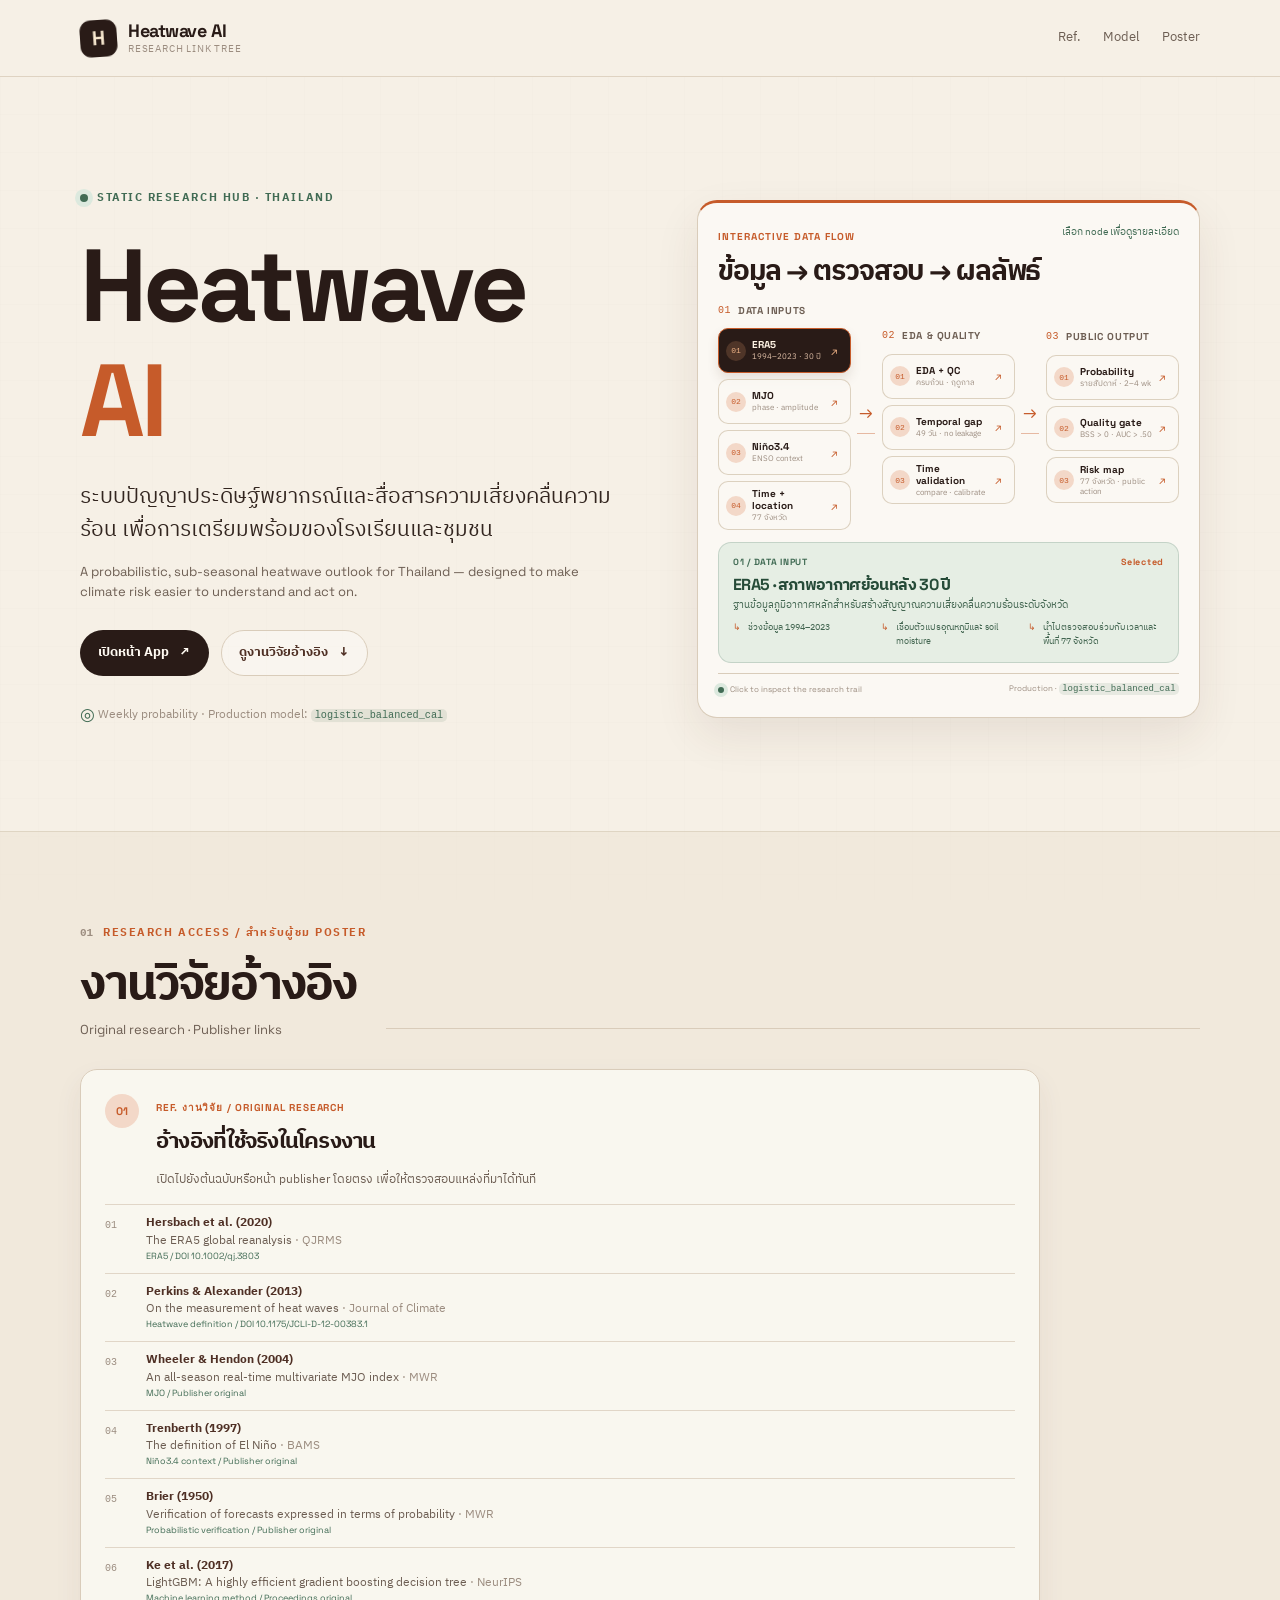
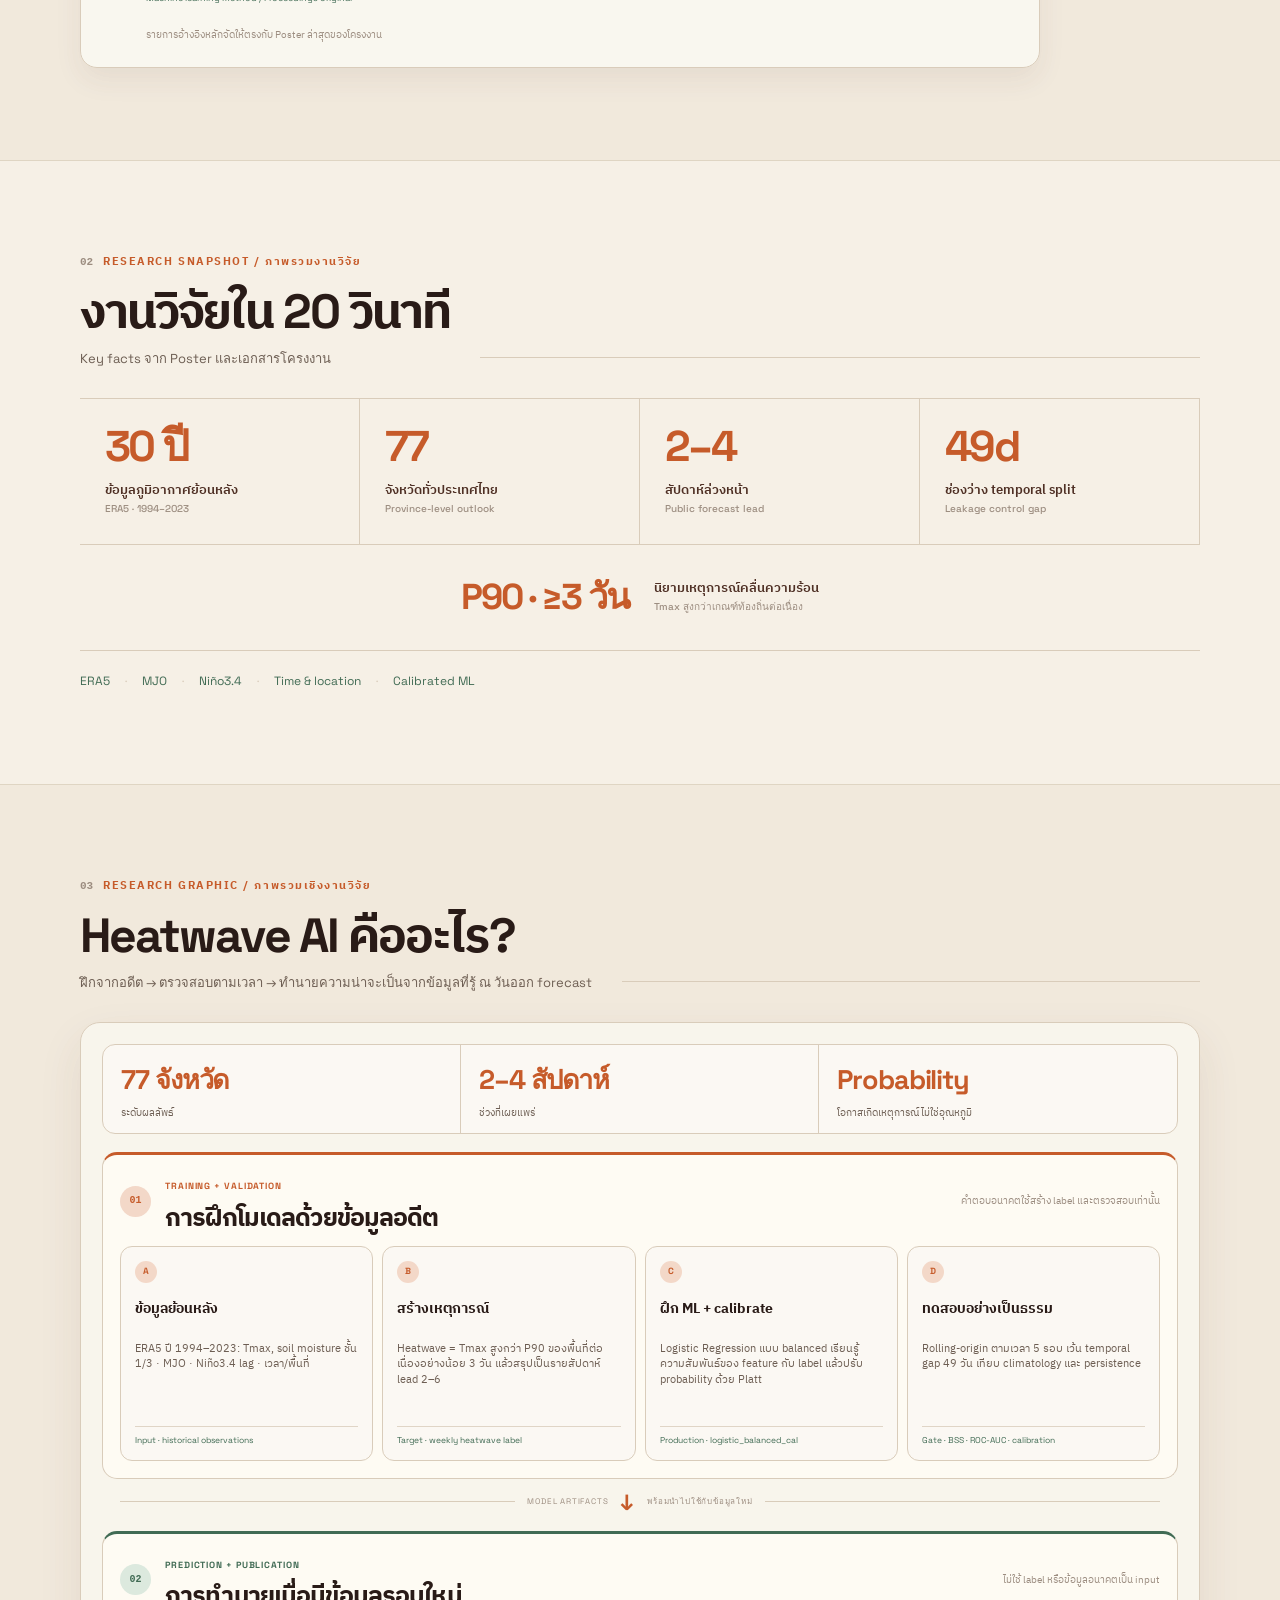
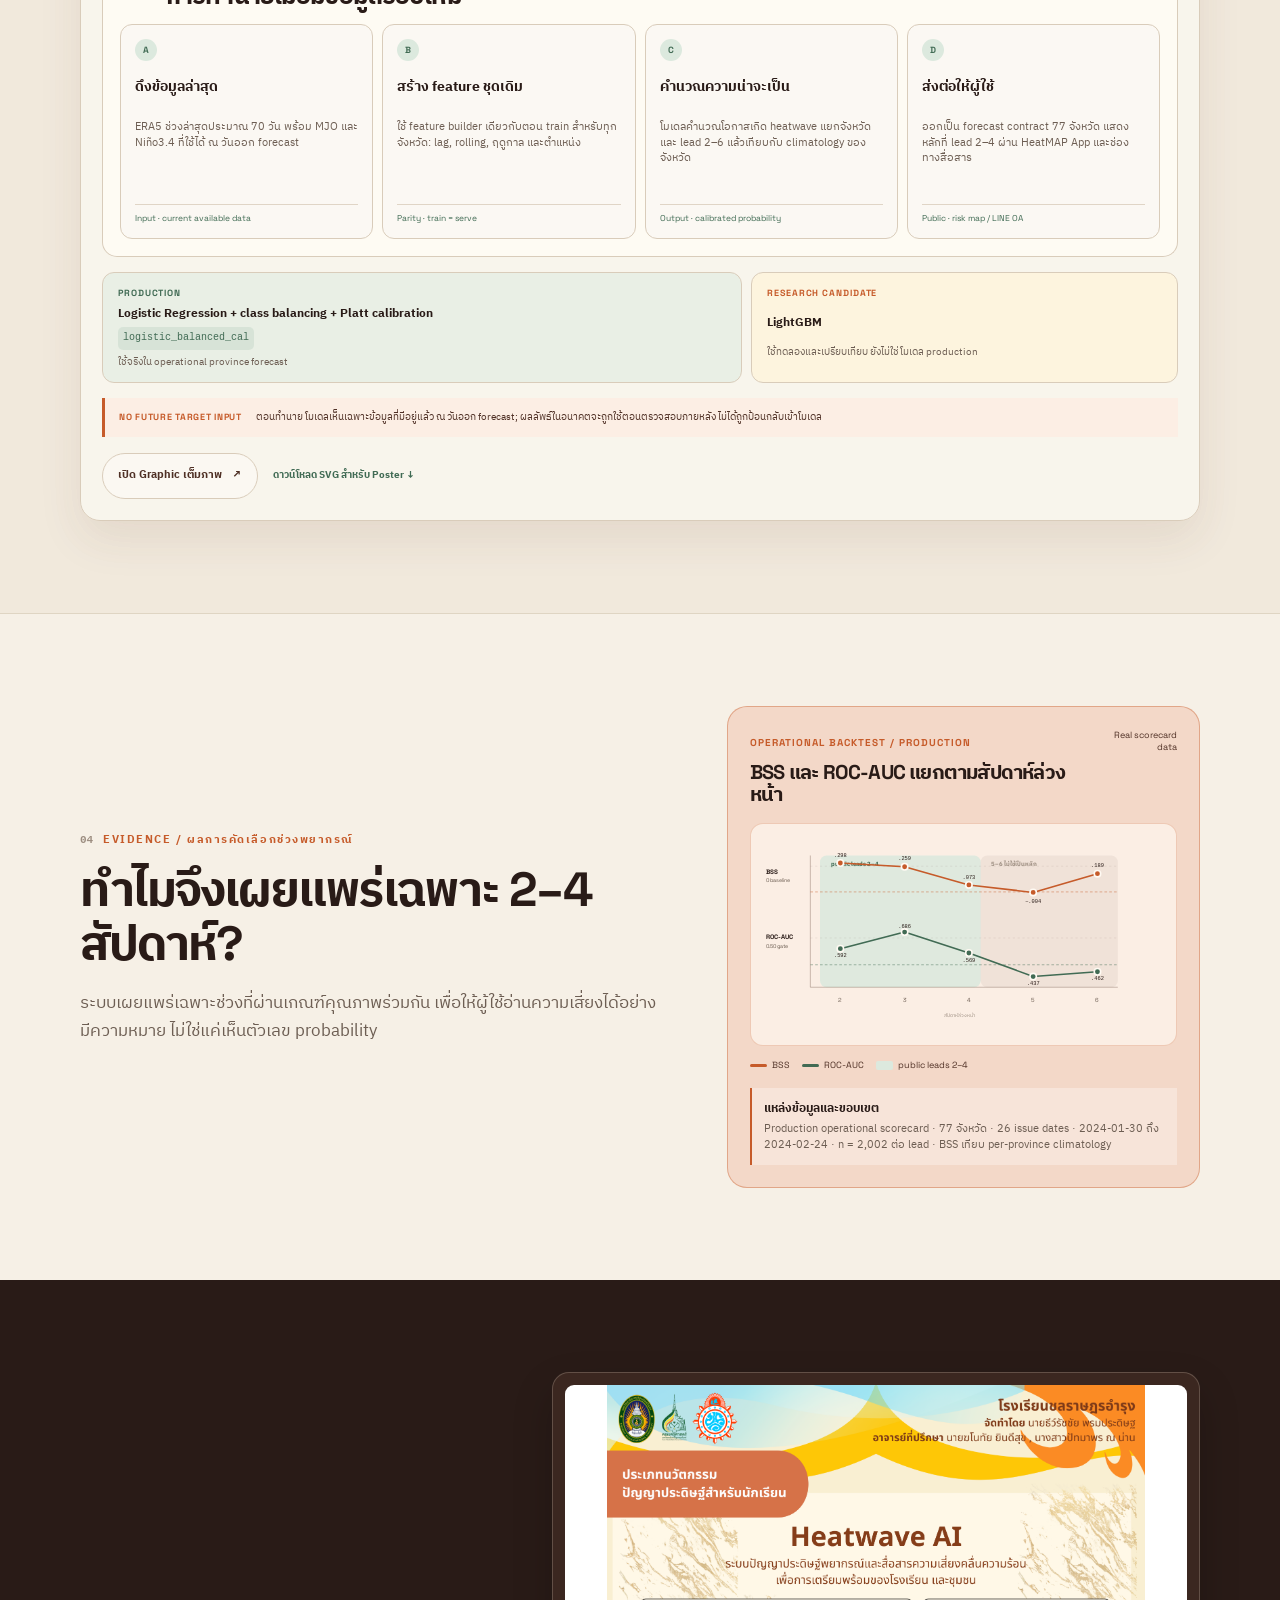
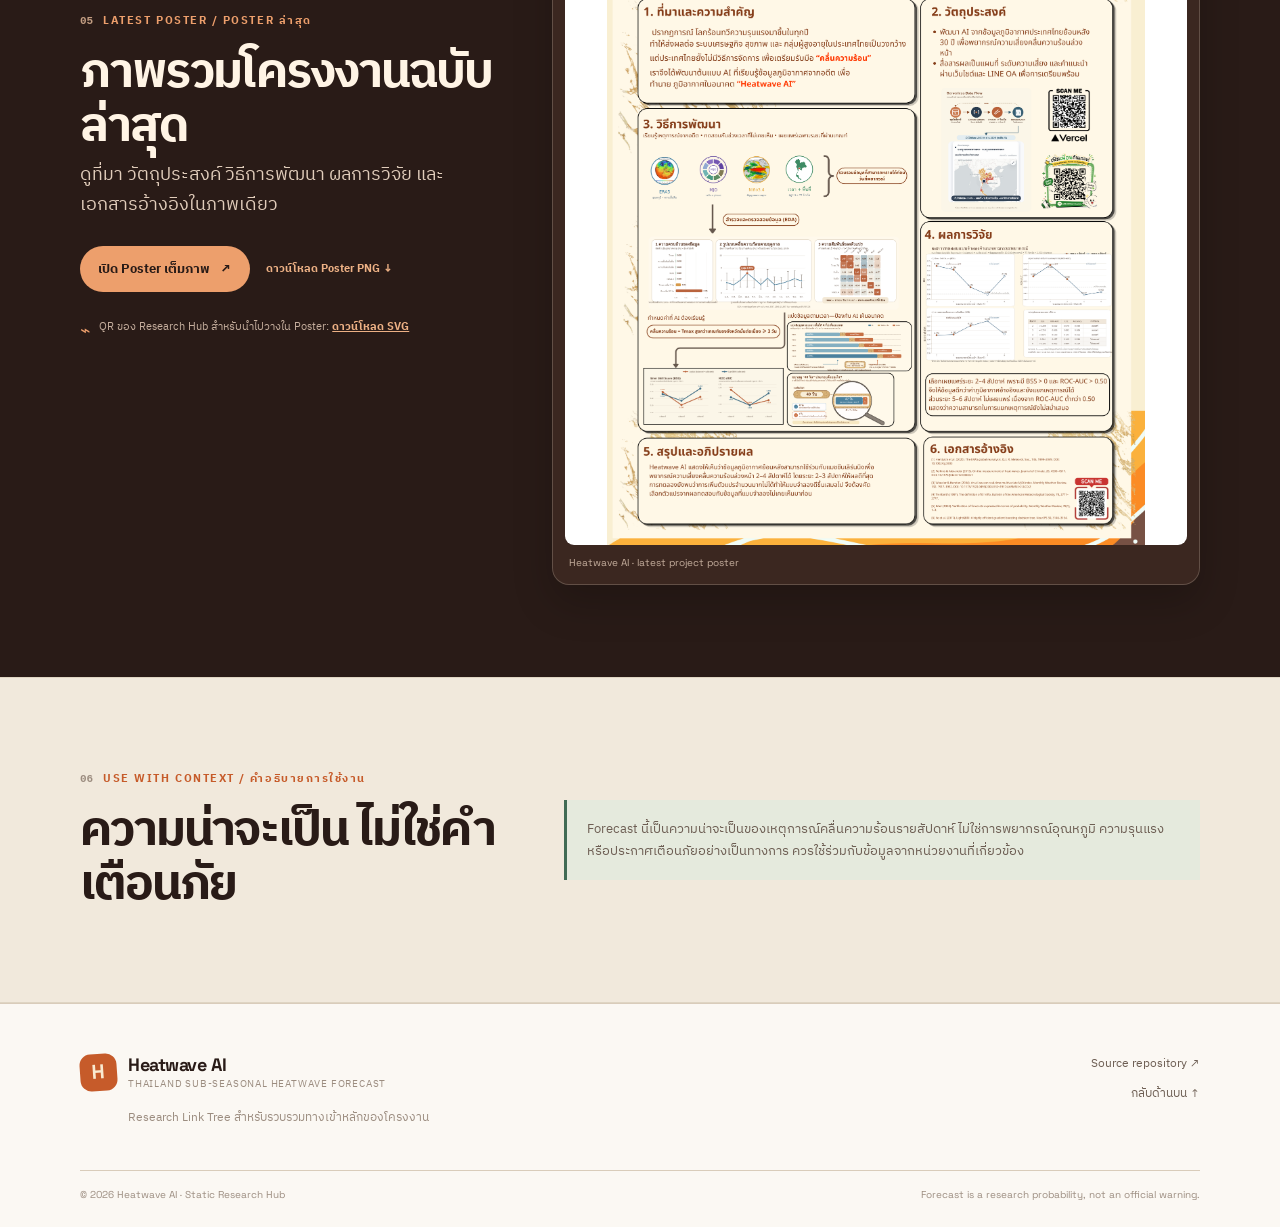
<file: index.html>
<!doctype html>
<html lang="th">
<head>
  <meta charset="utf-8">
  <meta name="viewport" content="width=device-width, initial-scale=1">
  <meta name="theme-color" content="#f6f0e6">
  <meta name="description" content="Heatwave AI — Research Link Tree สำหรับงานวิจัยการพยากรณ์และสื่อสารความเสี่ยงคลื่นความร้อนเพื่อโรงเรียนและชุมชน">
  <title>Heatwave AI · Research Link Tree</title>
  <link rel="preconnect" href="https://fonts.googleapis.com">
  <link rel="preconnect" href="https://fonts.gstatic.com" crossorigin>
  <link href="https://fonts.googleapis.com/css2?family=IBM+Plex+Sans+Thai:wght@400;500;600;700&family=Space+Grotesk:wght@500;600;700&display=swap" rel="stylesheet">
  <link rel="stylesheet" href="styles.css">
</head>
<body>
  <a class="skip-link" href="#main-content">ข้ามไปยังเนื้อหาหลัก</a>

  <header class="site-header">
    <div class="shell header-inner">
      <a class="wordmark" href="#top" aria-label="Heatwave AI กลับไปด้านบน">
        <span class="wordmark-mark" aria-hidden="true">H</span>
        <span><strong>Heatwave AI</strong><small>Research Link Tree</small></span>
      </a>
      <nav class="main-nav" aria-label="เมนูหลัก">
        <a href="#references">Ref.</a>
        <a href="#how-it-works">Model</a>
        <a href="#poster">Poster</a>
      </nav>
    </div>
  </header>

  <main id="main-content">
    <section class="hero section-pad" id="top" aria-labelledby="hero-title">
      <div class="shell hero-grid">
        <div class="hero-copy">
          <div class="eyebrow"><span class="status-dot" aria-hidden="true"></span> Static Research Hub · Thailand</div>
          <h1 class="hero-title" id="hero-title"><span class="hero-title-word">Heatwave</span><span class="hero-title-word hero-title-accent">AI</span></h1>
          <p class="hero-lede">ระบบปัญญาประดิษฐ์พยากรณ์และสื่อสารความเสี่ยงคลื่นความร้อน เพื่อการเตรียมพร้อมของโรงเรียนและชุมชน</p>
          <p class="hero-en">A probabilistic, sub-seasonal heatwave outlook for Thailand — designed to make climate risk easier to understand and act on.</p>
          <div class="hero-actions">
            <a class="button button-primary" href="https://heat-map-frontend.vercel.app/map" target="_blank" rel="noopener">เปิดหน้า App <span aria-hidden="true">↗</span></a>
            <a class="button button-secondary" href="#references">ดูงานวิจัยอ้างอิง <span aria-hidden="true">↓</span></a>
          </div>
          <div class="hero-note"><span aria-hidden="true">◎</span> Weekly probability · Production model: <code>logistic_balanced_cal</code></div>
        </div>
        <div class="hero-visual interactive-diagram" role="region" aria-labelledby="diagram-title">
          <div class="diagram-head">
            <div><span class="diagram-kicker">Interactive data flow</span><h2 id="diagram-title">ข้อมูล → ตรวจสอบ → ผลลัพธ์</h2></div>
            <span class="diagram-hint">เลือก node เพื่อดูรายละเอียด</span>
          </div>
          <div class="diagram-columns">
            <div class="diagram-column">
              <div class="diagram-column-label"><span>01</span><strong>Data inputs</strong></div>
              <button class="flow-node is-active" type="button" data-flow-key="era5" aria-pressed="true"><span class="flow-node-index">01</span><span class="flow-node-copy"><strong>ERA5</strong><small>1994–2023 · 30 ปี</small></span><span class="flow-node-mark">↗</span></button>
              <button class="flow-node" type="button" data-flow-key="mjo" aria-pressed="false"><span class="flow-node-index">02</span><span class="flow-node-copy"><strong>MJO</strong><small>phase · amplitude</small></span><span class="flow-node-mark">↗</span></button>
              <button class="flow-node" type="button" data-flow-key="nino" aria-pressed="false"><span class="flow-node-index">03</span><span class="flow-node-copy"><strong>Niño3.4</strong><small>ENSO context</small></span><span class="flow-node-mark">↗</span></button>
              <button class="flow-node" type="button" data-flow-key="space" aria-pressed="false"><span class="flow-node-index">04</span><span class="flow-node-copy"><strong>Time + location</strong><small>77 จังหวัด</small></span><span class="flow-node-mark">↗</span></button>
            </div>
            <div class="diagram-connector" aria-hidden="true"><span>→</span><i></i></div>
            <div class="diagram-column">
              <div class="diagram-column-label"><span>02</span><strong>EDA &amp; quality</strong></div>
              <button class="flow-node" type="button" data-flow-key="eda" aria-pressed="false"><span class="flow-node-index">01</span><span class="flow-node-copy"><strong>EDA + QC</strong><small>ครบถ้วน · ฤดูกาล</small></span><span class="flow-node-mark">↗</span></button>
              <button class="flow-node" type="button" data-flow-key="leakage" aria-pressed="false"><span class="flow-node-index">02</span><span class="flow-node-copy"><strong>Temporal gap</strong><small>49 วัน · no leakage</small></span><span class="flow-node-mark">↗</span></button>
              <button class="flow-node" type="button" data-flow-key="validation" aria-pressed="false"><span class="flow-node-index">03</span><span class="flow-node-copy"><strong>Time validation</strong><small>compare · calibrate</small></span><span class="flow-node-mark">↗</span></button>
            </div>
            <div class="diagram-connector" aria-hidden="true"><span>→</span><i></i></div>
            <div class="diagram-column diagram-column-output">
              <div class="diagram-column-label"><span>03</span><strong>Public output</strong></div>
              <button class="flow-node" type="button" data-flow-key="probability" aria-pressed="false"><span class="flow-node-index">01</span><span class="flow-node-copy"><strong>Probability</strong><small>รายสัปดาห์ · 2–4 wk</small></span><span class="flow-node-mark">↗</span></button>
              <button class="flow-node" type="button" data-flow-key="quality" aria-pressed="false"><span class="flow-node-index">02</span><span class="flow-node-copy"><strong>Quality gate</strong><small>BSS &gt; 0 · AUC &gt; .50</small></span><span class="flow-node-mark">↗</span></button>
              <button class="flow-node" type="button" data-flow-key="action" aria-pressed="false"><span class="flow-node-index">03</span><span class="flow-node-copy"><strong>Risk map</strong><small>77 จังหวัด · public action</small></span><span class="flow-node-mark">↗</span></button>
            </div>
          </div>
          <div class="diagram-detail" id="diagram-detail" aria-live="polite">
            <div class="diagram-detail-meta"><span id="diagram-detail-kicker">01 / DATA INPUT</span><span class="detail-badge">Selected</span></div>
            <h3 id="diagram-detail-title">ERA5 · สภาพอากาศย้อนหลัง 30 ปี</h3>
            <p id="diagram-detail-copy">ฐานข้อมูลภูมิอากาศหลักสำหรับสร้างสัญญาณความเสี่ยงคลื่นความร้อนระดับจังหวัด</p>
            <ul id="diagram-detail-list"><li>ช่วงข้อมูล 1994–2023</li><li>เชื่อมตัวแปรอุณหภูมิและ soil moisture</li><li>นำไปตรวจสอบร่วมกับเวลาและพื้นที่ 77 จังหวัด</li></ul>
          </div>
          <div class="diagram-footer"><span><i class="diagram-pulse"></i>Click to inspect the research trail</span><span>Production · <code>logistic_balanced_cal</code></span></div>
        </div>
      </div>
    </section>

    <section class="quick-access section-pad section-tint" id="quick-access" aria-labelledby="quick-title">
      <div class="shell">
        <div class="section-kicker"><span>01</span> Research access / สำหรับผู้ชม Poster</div>
        <div class="section-heading compact-heading">
          <div><h2 id="quick-title">งานวิจัยอ้างอิง</h2><p>Original research · Publisher links</p></div>
          <span class="heading-rule" aria-hidden="true"></span>
        </div>

        <div class="quick-grid">
          <article class="quick-card quick-reference-card" id="references">
            <div class="quick-card-heading"><span class="quick-number">01</span><div><span class="quick-label">Ref. งานวิจัย / Original Research</span><h3>อ้างอิงที่ใช้จริงในโครงงาน</h3></div></div>
            <p class="quick-intro">เปิดไปยังต้นฉบับหรือหน้า publisher โดยตรง เพื่อให้ตรวจสอบแหล่งที่มาได้ทันที</p>
            <ol class="reference-list">
              <li><span class="reference-index">01</span><a class="reference-link" href="https://doi.org/10.1002/qj.3803" target="_blank" rel="noopener"><strong>Hersbach et al. (2020)</strong><span>The ERA5 global reanalysis <em>· QJRMS</em></span><small>ERA5 / DOI 10.1002/qj.3803</small></a></li>
              <li><span class="reference-index">02</span><a class="reference-link" href="https://doi.org/10.1175/JCLI-D-12-00383.1" target="_blank" rel="noopener"><strong>Perkins &amp; Alexander (2013)</strong><span>On the measurement of heat waves <em>· Journal of Climate</em></span><small>Heatwave definition / DOI 10.1175/JCLI-D-12-00383.1</small></a></li>
              <li><span class="reference-index">03</span><a class="reference-link" href="https://journals.ametsoc.org/view/journals/mwre/132/8/1520-0493_2004_132_1917_aarmmi_2.0.co_2.xml" target="_blank" rel="noopener"><strong>Wheeler &amp; Hendon (2004)</strong><span>An all-season real-time multivariate MJO index <em>· MWR</em></span><small>MJO / Publisher original</small></a></li>
              <li><span class="reference-index">04</span><a class="reference-link" href="https://journals.ametsoc.org/view/journals/bams/78/12/1520-0477_1997_078_2771_tdoeno_2_0_co_2.xml" target="_blank" rel="noopener"><strong>Trenberth (1997)</strong><span>The definition of El Niño <em>· BAMS</em></span><small>Niño3.4 context / Publisher original</small></a></li>
              <li><span class="reference-index">05</span><a class="reference-link" href="https://journals.ametsoc.org/view/journals/mwre/78/1/1520-0493_1950_078_0001_vofeit_2_0_co_2.xml" target="_blank" rel="noopener"><strong>Brier (1950)</strong><span>Verification of forecasts expressed in terms of probability <em>· MWR</em></span><small>Probabilistic verification / Publisher original</small></a></li>
              <li><span class="reference-index">06</span><a class="reference-link" href="https://proceedings.neurips.cc/paper_files/paper/2017/hash/6449f44a102fde848669bdd9eb6b76fa-Abstract.html" target="_blank" rel="noopener"><strong>Ke et al. (2017)</strong><span>LightGBM: A highly efficient gradient boosting decision tree <em>· NeurIPS</em></span><small>Machine learning method / Proceedings original</small></a></li>
            </ol>
            <p class="reference-footnote">รายการอ้างอิงหลักจัดให้ตรงกับ Poster ล่าสุดของโครงงาน</p>
          </article>
        </div>
      </div>
    </section>

    <section class="section-pad" id="snapshot" aria-labelledby="snapshot-title">
      <div class="shell">
        <div class="section-kicker"><span>02</span> Research snapshot / ภาพรวมงานวิจัย</div>
        <div class="section-heading compact-heading"><div><h2 id="snapshot-title">งานวิจัยใน 20 วินาที</h2><p>Key facts จาก Poster และเอกสารโครงงาน</p></div><span class="heading-rule" aria-hidden="true"></span></div>
        <div class="fact-grid snapshot-grid">
          <article class="fact-card"><span class="fact-value">30 ปี</span><span class="fact-label">ข้อมูลภูมิอากาศย้อนหลัง<br><small>ERA5 · 1994–2023</small></span></article>
          <article class="fact-card"><span class="fact-value">77</span><span class="fact-label">จังหวัดทั่วประเทศไทย<br><small>Province-level outlook</small></span></article>
          <article class="fact-card"><span class="fact-value">2–4</span><span class="fact-label">สัปดาห์ล่วงหน้า<br><small>Public forecast lead</small></span></article>
          <article class="fact-card"><span class="fact-value">49d</span><span class="fact-label">ช่องว่าง temporal split<br><small>Leakage control gap</small></span></article>
          <article class="fact-card fact-card-wide"><span class="fact-value fact-value-small">P90 · ≥3 วัน</span><span class="fact-label">นิยามเหตุการณ์คลื่นความร้อน<br><small>Tmax สูงกว่าเกณฑ์ท้องถิ่นต่อเนื่อง</small></span></article>
        </div>
        <div class="signal-strip" aria-label="ตัวแปรสำคัญในงานวิจัย"><span>ERA5</span><i aria-hidden="true">·</i><span>MJO</span><i aria-hidden="true">·</i><span>Niño3.4</span><i aria-hidden="true">·</i><span>Time &amp; location</span><i aria-hidden="true">·</i><span>Calibrated ML</span></div>
      </div>
    </section>

    <section class="section-pad section-tint" id="how-it-works" aria-labelledby="flow-title">
      <div class="shell">
        <div class="section-kicker"><span>03</span> Research graphic / ภาพรวมเชิงงานวิจัย</div>
        <div class="section-heading compact-heading"><div><h2 id="flow-title">Heatwave AI คืออะไร?</h2><p>ฝึกจากอดีต → ตรวจสอบตามเวลา → ทำนายความน่าจะเป็นจากข้อมูลที่รู้ ณ วันออก forecast</p></div><span class="heading-rule" aria-hidden="true"></span></div>

        <div class="research-graphic" aria-label="กราฟอธิบายข้อมูลที่ใช้ฝึกและทำนายของ Heatwave AI">
          <div class="research-graphic-summary">
            <div><strong>77 จังหวัด</strong><span>ระดับผลลัพธ์</span></div>
            <div><strong>2–4 สัปดาห์</strong><span>ช่วงที่เผยแพร่</span></div>
            <div><strong>Probability</strong><span>โอกาสเกิดเหตุการณ์ ไม่ใช่อุณหภูมิ</span></div>
          </div>

          <section class="research-lane research-lane-train" aria-labelledby="training-title">
            <div class="research-lane-head"><span class="research-lane-index">01</span><div><span class="research-lane-kicker">TRAINING + VALIDATION</span><h3 id="training-title">การฝึกโมเดลด้วยข้อมูลอดีต</h3></div><span class="research-lane-note">คำตอบอนาคตใช้สร้าง label และตรวจสอบเท่านั้น</span></div>
            <div class="research-lane-grid">
              <article class="research-node"><span class="research-node-index">A</span><h4>ข้อมูลย้อนหลัง</h4><p>ERA5 ปี 1994–2023: Tmax, soil moisture ชั้น 1/3 · MJO · Niño3.4 lag · เวลา/พื้นที่</p><small>Input · historical observations</small></article>
              <article class="research-node"><span class="research-node-index">B</span><h4>สร้างเหตุการณ์</h4><p>Heatwave = Tmax สูงกว่า P90 ของพื้นที่ต่อเนื่องอย่างน้อย 3 วัน แล้วสรุปเป็นรายสัปดาห์ lead 2–6</p><small>Target · weekly heatwave label</small></article>
              <article class="research-node"><span class="research-node-index">C</span><h4>ฝึก ML + calibrate</h4><p>Logistic Regression แบบ balanced เรียนรู้ความสัมพันธ์ของ feature กับ label แล้วปรับ probability ด้วย Platt</p><small>Production · logistic_balanced_cal</small></article>
              <article class="research-node"><span class="research-node-index">D</span><h4>ทดสอบอย่างเป็นธรรม</h4><p>Rolling-origin ตามเวลา 5 รอบ เว้น temporal gap 49 วัน เทียบ climatology และ persistence</p><small>Gate · BSS · ROC-AUC · calibration</small></article>
            </div>
          </section>

          <div class="research-graphic-arrow" aria-hidden="true"><span>MODEL ARTIFACTS</span><strong>↓</strong><span>พร้อมนำไปใช้กับข้อมูลใหม่</span></div>

          <section class="research-lane research-lane-predict" aria-labelledby="prediction-title">
            <div class="research-lane-head"><span class="research-lane-index">02</span><div><span class="research-lane-kicker">PREDICTION + PUBLICATION</span><h3 id="prediction-title">การทำนายเมื่อมีข้อมูลรอบใหม่</h3></div><span class="research-lane-note">ไม่ใช้ label หรือข้อมูลอนาคตเป็น input</span></div>
            <div class="research-lane-grid">
              <article class="research-node"><span class="research-node-index">A</span><h4>ดึงข้อมูลล่าสุด</h4><p>ERA5 ช่วงล่าสุดประมาณ 70 วัน พร้อม MJO และ Niño3.4 ที่ใช้ได้ ณ วันออก forecast</p><small>Input · current available data</small></article>
              <article class="research-node"><span class="research-node-index">B</span><h4>สร้าง feature ชุดเดิม</h4><p>ใช้ feature builder เดียวกับตอน train สำหรับทุกจังหวัด: lag, rolling, ฤดูกาล และตำแหน่ง</p><small>Parity · train = serve</small></article>
              <article class="research-node"><span class="research-node-index">C</span><h4>คำนวณความน่าจะเป็น</h4><p>โมเดลคำนวณโอกาสเกิด heatwave แยกจังหวัดและ lead 2–6 แล้วเทียบกับ climatology ของจังหวัด</p><small>Output · calibrated probability</small></article>
              <article class="research-node"><span class="research-node-index">D</span><h4>ส่งต่อให้ผู้ใช้</h4><p>ออกเป็น forecast contract 77 จังหวัด แสดงหลักที่ lead 2–4 ผ่าน HeatMAP App และช่องทางสื่อสาร</p><small>Public · risk map / LINE OA</small></article>
            </div>
          </section>

          <div class="research-model-status">
            <article><span class="status-label status-production">PRODUCTION</span><strong>Logistic Regression + class balancing + Platt calibration</strong><code>logistic_balanced_cal</code><small>ใช้จริงใน operational province forecast</small></article>
            <article><span class="status-label status-candidate">RESEARCH CANDIDATE</span><strong>LightGBM</strong><span class="status-copy">ใช้ทดลองและเปรียบเทียบ ยังไม่ใช่โมเดล production</span></article>
          </div>
          <div class="research-graphic-rule"><span>NO FUTURE TARGET INPUT</span><p>ตอนทำนาย โมเดลเห็นเฉพาะข้อมูลที่มีอยู่แล้ว ณ วันออก forecast; ผลลัพธ์ในอนาคตจะถูกใช้ตอนตรวจสอบภายหลัง ไม่ได้ถูกป้อนกลับเข้าโมเดล</p></div>
          <div class="research-graphic-actions"><a class="button button-secondary" href="assets/09_heatwave_ai_train_serve.svg" target="_blank" rel="noopener">เปิด Graphic เต็มภาพ <span aria-hidden="true">↗</span></a><a class="graphic-download" href="assets/09_heatwave_ai_train_serve.svg" download>ดาวน์โหลด SVG สำหรับ Poster <span aria-hidden="true">↓</span></a></div>
        </div>
      </div>
    </section>

    <section class="section-pad" id="results" aria-labelledby="results-title">
      <div class="shell results-layout">
        <div>
          <div class="section-kicker"><span>04</span> Evidence / ผลการคัดเลือกช่วงพยากรณ์</div>
          <h2 id="results-title">ทำไมจึงเผยแพร่เฉพาะ 2–4 สัปดาห์?</h2>
          <p class="lead-paragraph">ระบบเผยแพร่เฉพาะช่วงที่ผ่านเกณฑ์คุณภาพร่วมกัน เพื่อให้ผู้ใช้อ่านความเสี่ยงได้อย่างมีความหมาย ไม่ใช่แค่เห็นตัวเลข probability</p>
        </div>
        <div class="criteria-card horizon-card">
          <div class="plot-head"><div><span class="plot-kicker">Operational backtest / production</span><h3 id="horizon-plot-title">BSS และ ROC-AUC แยกตามสัปดาห์ล่วงหน้า</h3></div><span class="plot-badge">Real scorecard data</span></div>
          <div class="horizon-chart real-scorecard-chart" role="img" aria-labelledby="horizon-plot-title" aria-label="กราฟผล operational backtest ของ production model แยกตาม lead 2 ถึง 6 สัปดาห์ แสดงค่า BSS และ ROC-AUC จาก scorecard จริง">
            <svg viewBox="0 0 760 380" preserveAspectRatio="none" aria-hidden="true">
              <rect class="plot-zone-published" x="112" y="42" width="300" height="246" rx="12"></rect>
              <rect class="plot-zone-muted" x="412" y="42" width="256" height="246" rx="12"></rect>
              <line class="plot-axis" x1="94" y1="42" x2="94" y2="288"></line>
              <line class="plot-axis" x1="94" y1="288" x2="668" y2="288"></line>
              <line class="plot-zero" x1="94" y1="110" x2="668" y2="110"></line>
              <line class="plot-auc-threshold" x1="94" y1="246" x2="668" y2="246"></line>
              <line class="plot-grid" x1="94" y1="62" x2="668" y2="62"></line>
              <line class="plot-grid" x1="94" y1="196" x2="668" y2="196"></line>
              <text class="plot-label" x="12" y="76">BSS</text><text class="plot-sub" x="12" y="92">0 baseline</text>
              <text class="plot-label" x="12" y="198">ROC-AUC</text><text class="plot-sub" x="12" y="214">0.50 gate</text>
              <text class="plot-zone-text plot-zone-text-green" x="132" y="62">public leads 2–4</text>
              <text class="plot-zone-text plot-zone-text-muted" x="432" y="62">5–6 ไม่ใช้เป็นหลัก</text>
              <path class="real-line real-line-bss" d="M150 56 L270 63 L390 97 L510 111 L630 76"></path>
              <path class="real-line real-line-auc" d="M150 216 L270 185 L390 224 L510 268 L630 259"></path>
              <g class="real-points real-points-bss"><circle cx="150" cy="56" r="6"></circle><circle cx="270" cy="63" r="6"></circle><circle cx="390" cy="97" r="6"></circle><circle cx="510" cy="111" r="6"></circle><circle cx="630" cy="76" r="6"></circle></g>
              <g class="real-points real-points-auc"><circle cx="150" cy="216" r="6"></circle><circle cx="270" cy="185" r="6"></circle><circle cx="390" cy="224" r="6"></circle><circle cx="510" cy="268" r="6"></circle><circle cx="630" cy="259" r="6"></circle></g>
              <g class="plot-value-labels"><text x="150" y="44">.298</text><text x="270" y="51">.259</text><text x="390" y="85">.073</text><text x="510" y="130">−.004</text><text x="630" y="64">.189</text><text x="150" y="232">.592</text><text x="270" y="177">.686</text><text x="390" y="240">.569</text><text x="510" y="284">.437</text><text x="630" y="275">.462</text></g>
              <g class="plot-ticks"><text x="150" y="316">2</text><text x="270" y="316">3</text><text x="390" y="316">4</text><text x="510" y="316">5</text><text x="630" y="316">6</text><text x="372" y="344">สัปดาห์ล่วงหน้า</text></g>
            </svg>
          </div>
          <div class="plot-legend"><span><i class="legend-line legend-bss"></i>BSS</span><span><i class="legend-line legend-auc"></i>ROC-AUC</span><span><i class="legend-zone"></i>public leads 2–4</span></div>
          <div class="criteria-note"><strong>แหล่งข้อมูลและขอบเขต</strong><span>Production operational scorecard · 77 จังหวัด · 26 issue dates · 2024-01-30 ถึง 2024-02-24 · n = 2,002 ต่อ lead · BSS เทียบ per-province climatology</span></div>
        </div>
      </div>
    </section>

    <section class="section-pad section-dark" id="poster" aria-labelledby="poster-title">
      <div class="shell poster-layout">
        <div class="poster-copy">
          <div class="section-kicker section-kicker-dark"><span>05</span> Latest poster / Poster ล่าสุด</div>
          <h2 id="poster-title">ภาพรวมโครงงานฉบับล่าสุด</h2>
          <p class="lead-paragraph">ดูที่มา วัตถุประสงค์ วิธีการพัฒนา ผลการวิจัย และเอกสารอ้างอิงในภาพเดียว</p>
          <div class="poster-actions"><a class="button button-warm" href="assets/poster-latest.png" target="_blank" rel="noopener">เปิด Poster เต็มภาพ <span aria-hidden="true">↗</span></a><a class="poster-download" href="assets/poster-latest.png" download>ดาวน์โหลด Poster PNG <span aria-hidden="true">↓</span></a></div>
          <div class="poster-qr-note"><span aria-hidden="true">⌁</span><span>QR ของ Research Hub สำหรับนำไปวางใน Poster: <a href="assets/qr-research-hub.svg" download>ดาวน์โหลด SVG</a></span></div>
        </div>
        <figure class="poster-frame"><img src="assets/poster-latest.png" alt="Poster ล่าสุดของ Heatwave AI ระบบปัญญาประดิษฐ์พยากรณ์และสื่อสารความเสี่ยงคลื่นความร้อน"><figcaption>Heatwave AI · latest project poster</figcaption></figure>
      </div>
    </section>

    <section class="section-pad section-tint" id="disclaimer" aria-labelledby="disclaimer-title">
      <div class="shell disclaimer-layout">
        <div><div class="section-kicker"><span>06</span> Use with context / คำอธิบายการใช้งาน</div><h2 id="disclaimer-title">ความน่าจะเป็น ไม่ใช่คำเตือนภัย</h2></div>
        <p>Forecast นี้เป็นความน่าจะเป็นของเหตุการณ์คลื่นความร้อนรายสัปดาห์ ไม่ใช่การพยากรณ์อุณหภูมิ ความรุนแรง หรือประกาศเตือนภัยอย่างเป็นทางการ ควรใช้ร่วมกับข้อมูลจากหน่วยงานที่เกี่ยวข้อง</p>
      </div>
    </section>
  </main>

  <footer class="site-footer">
    <div class="shell footer-grid">
      <div><a class="wordmark footer-wordmark" href="#top"><span class="wordmark-mark" aria-hidden="true">H</span><span><strong>Heatwave AI</strong><small>Thailand Sub-seasonal Heatwave Forecast</small></span></a><p class="footer-note">Research Link Tree สำหรับรวบรวมทางเข้าหลักของโครงงาน</p></div>
      <div class="footer-links"><a href="https://github.com/MCTEEKUNG/DeepSeek_Heatwave" target="_blank" rel="noopener">Source repository ↗</a><a href="#top">กลับด้านบน ↑</a></div>
    </div>
    <div class="shell footer-bottom"><span>© 2026 Heatwave AI · Static Research Hub</span><span>Forecast is a research probability, not an official warning.</span></div>
  </footer>
  <script src="script.js" defer></script>
</body>
</html>
</file>
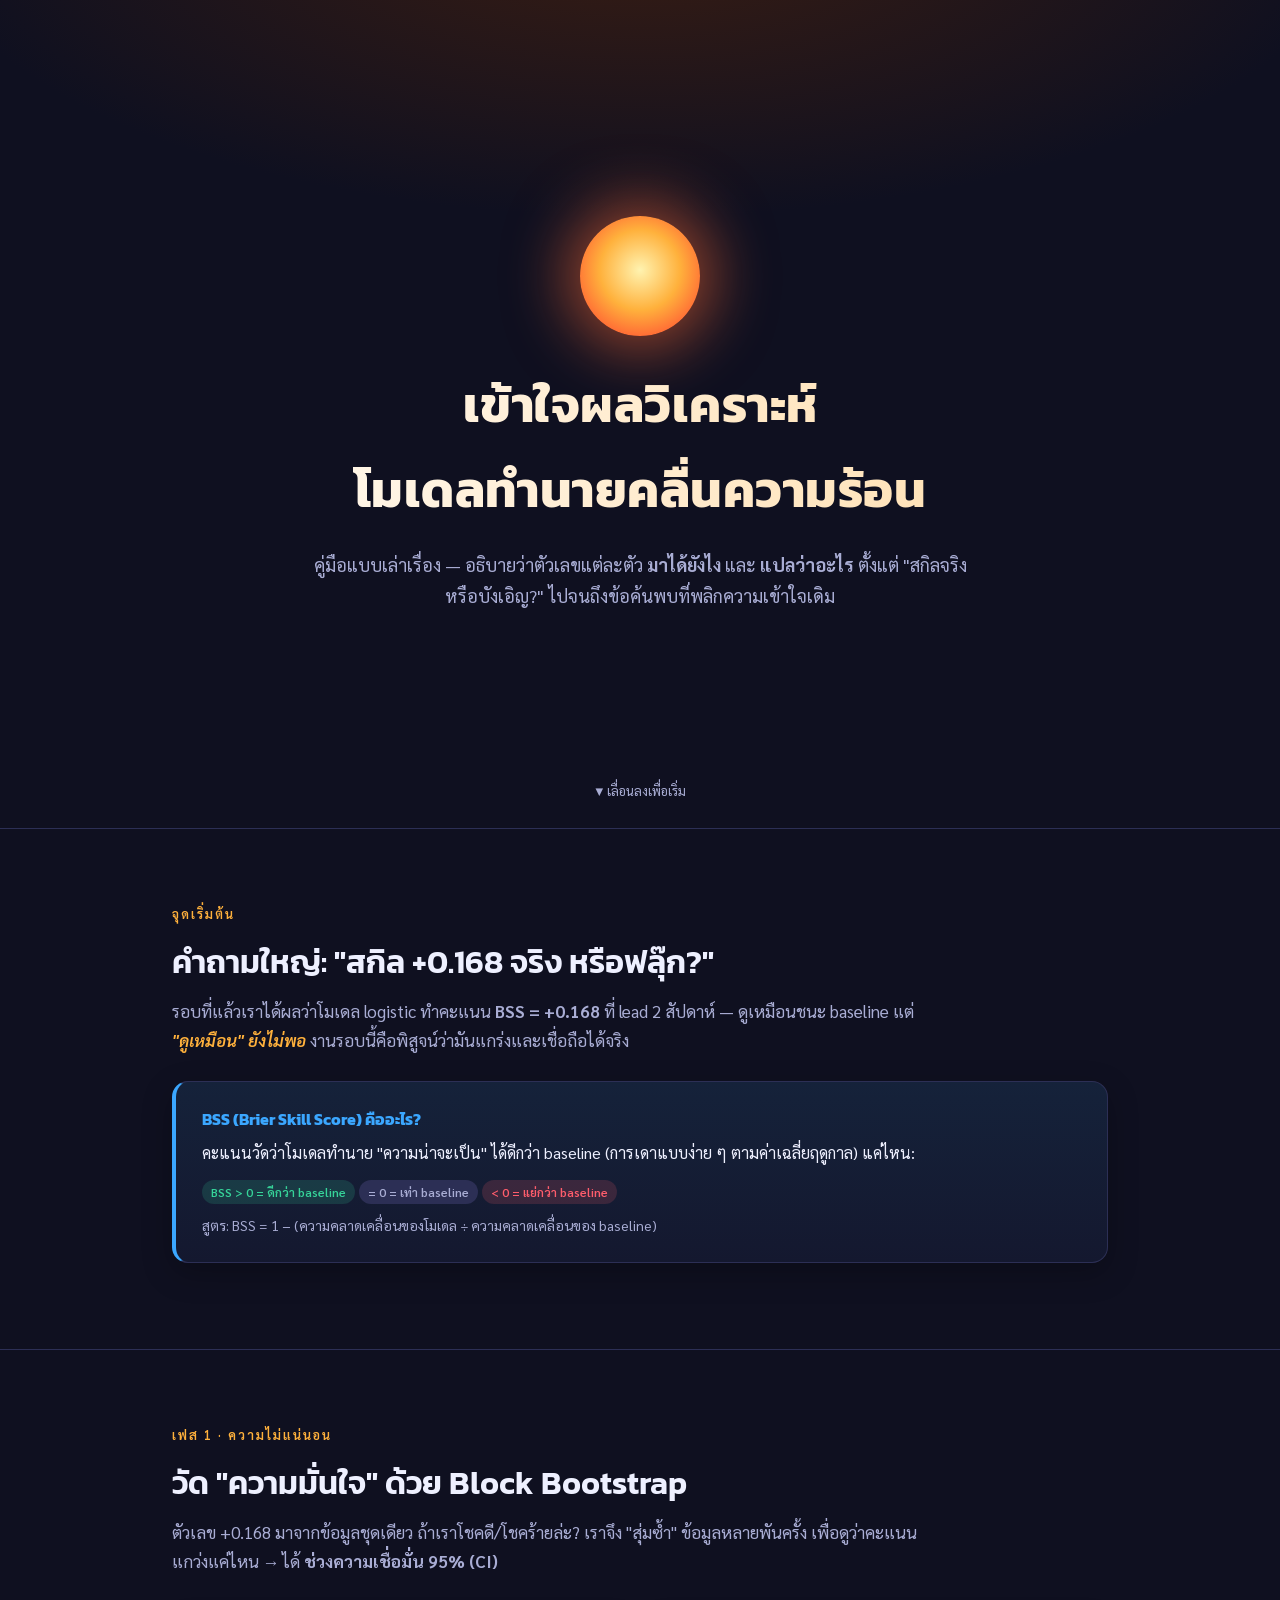
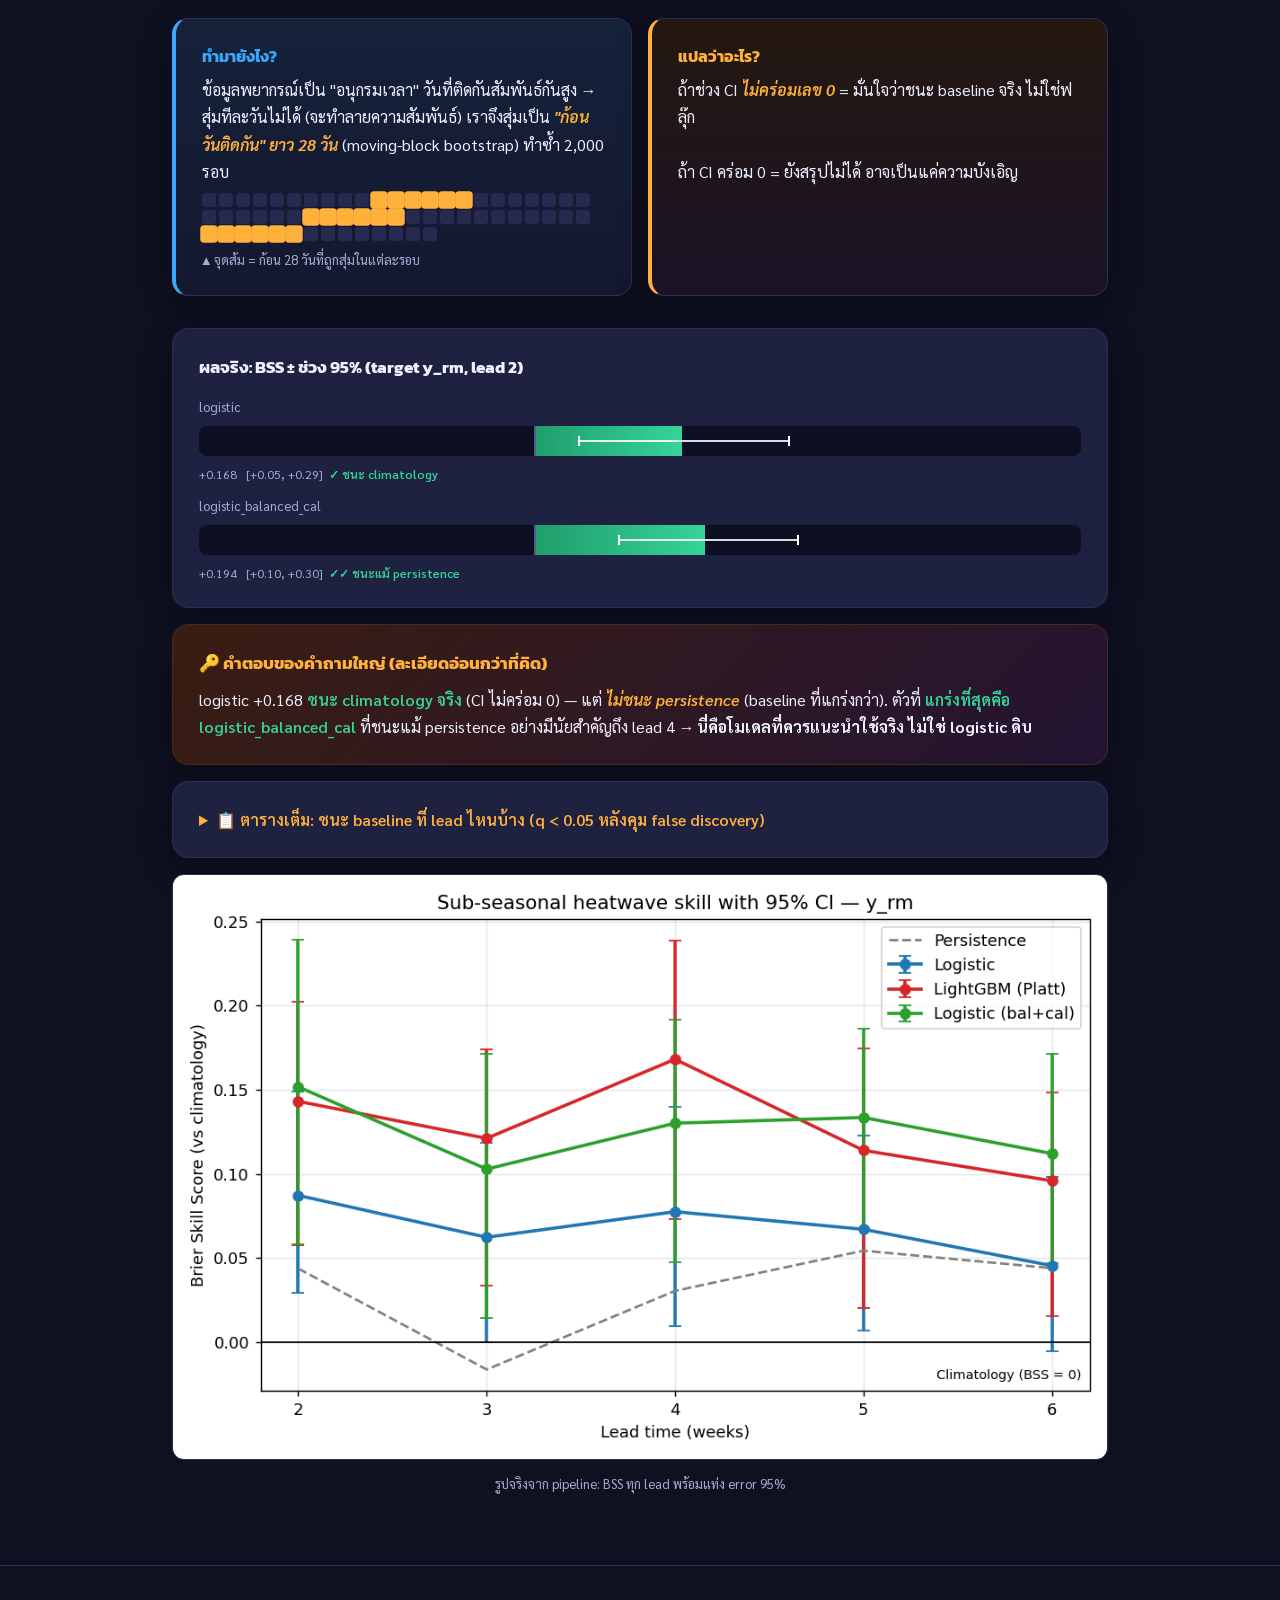
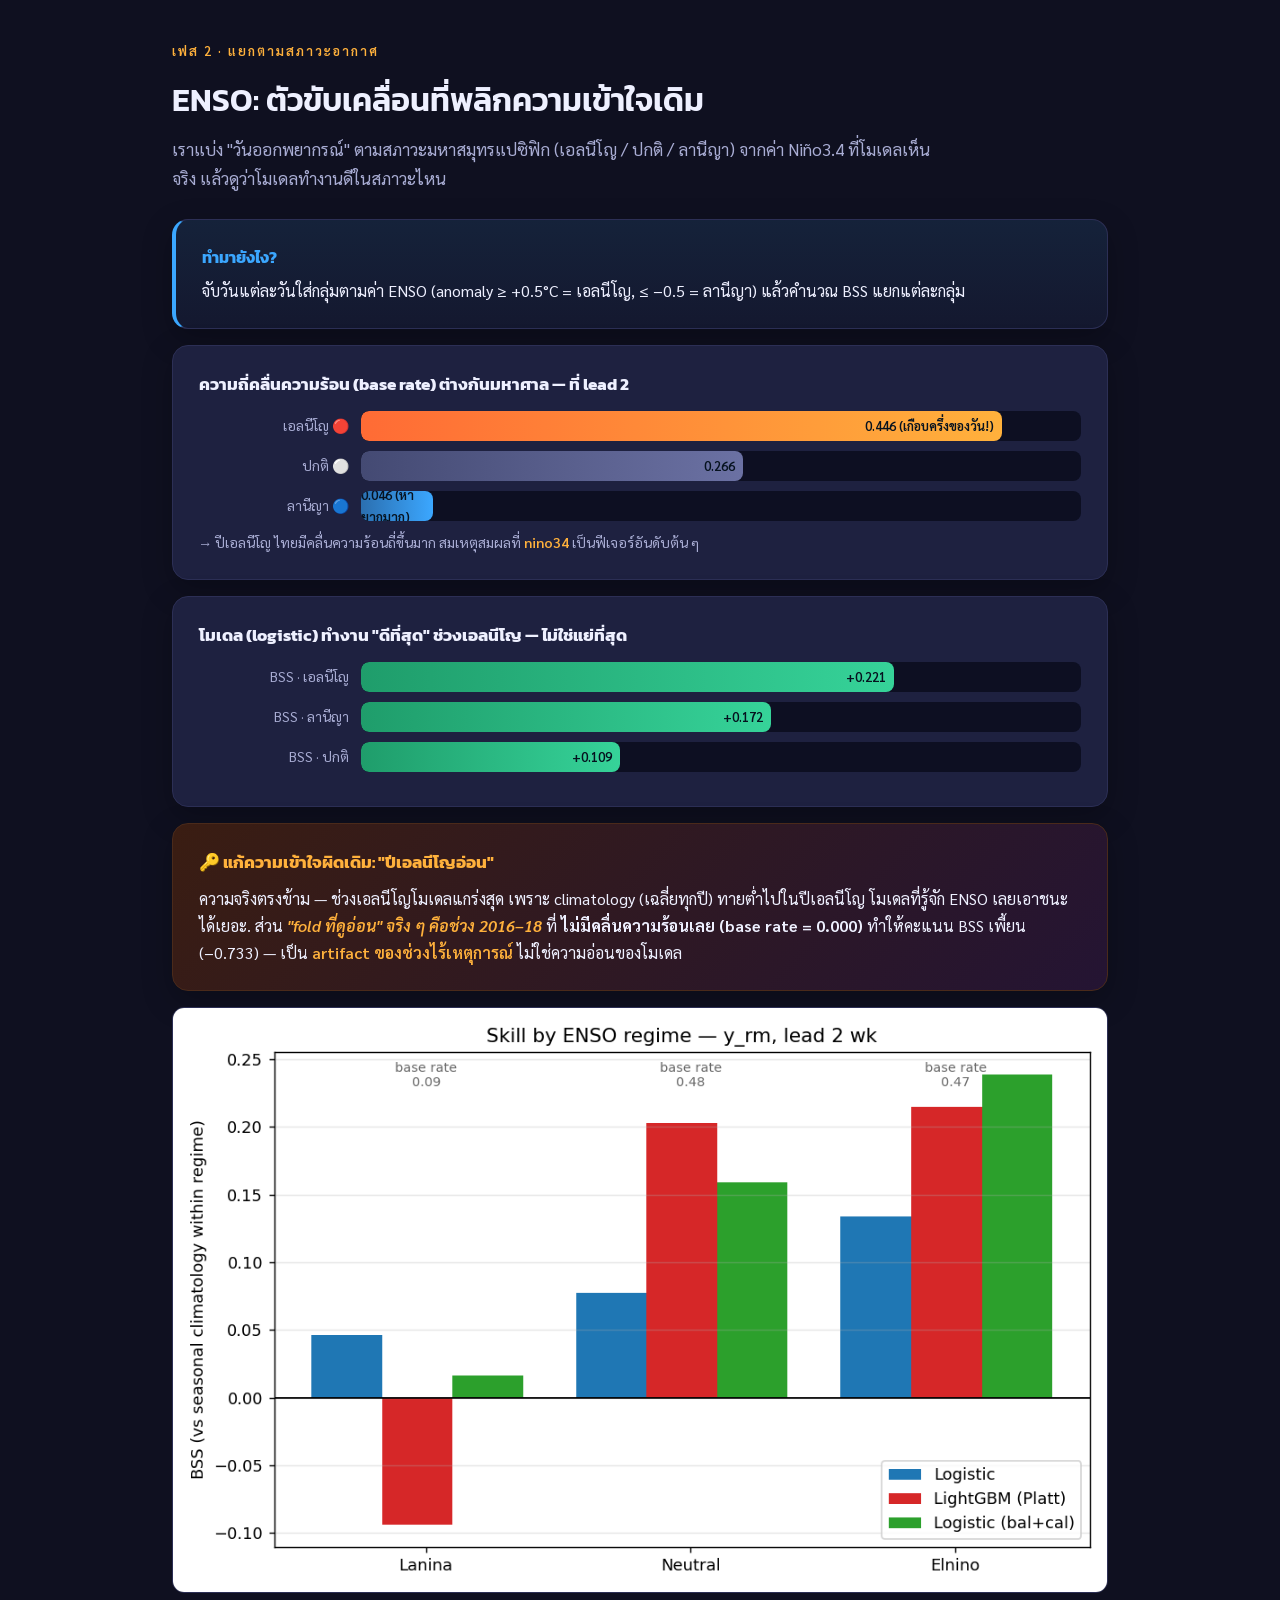
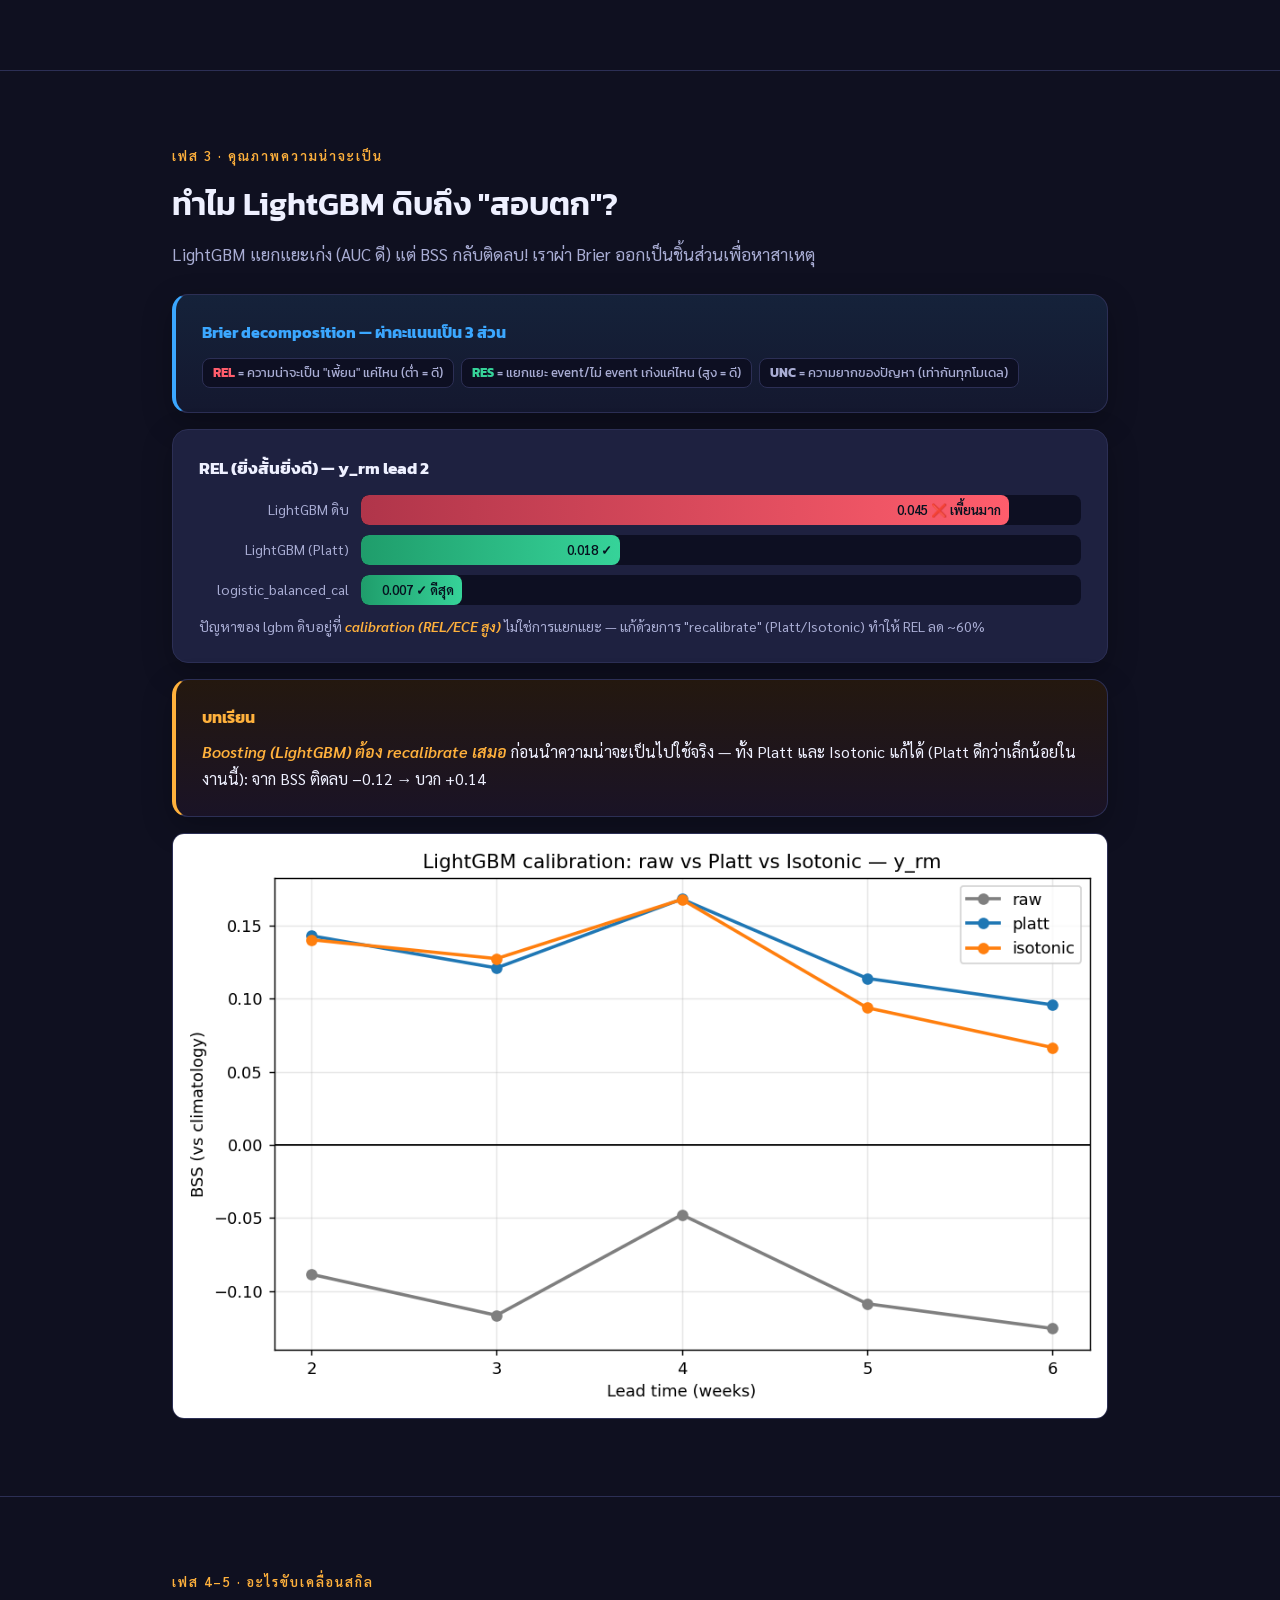
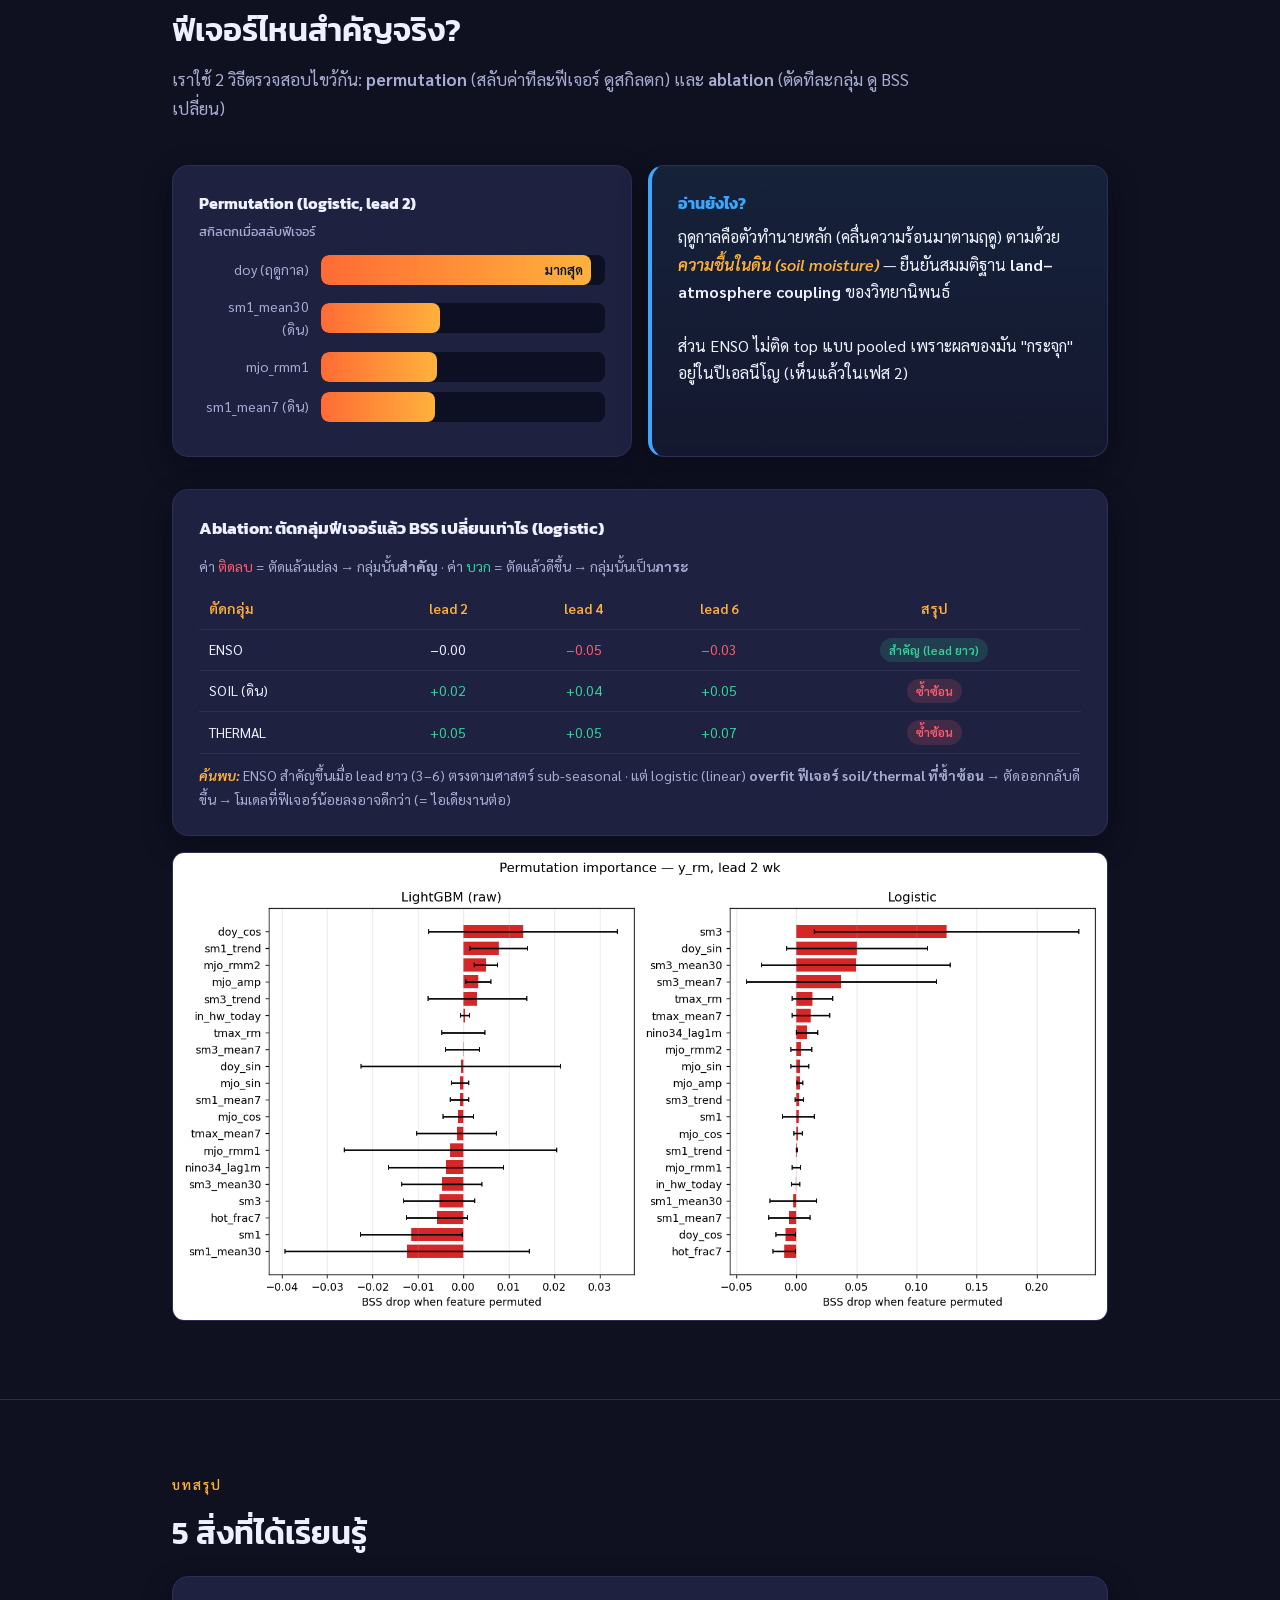
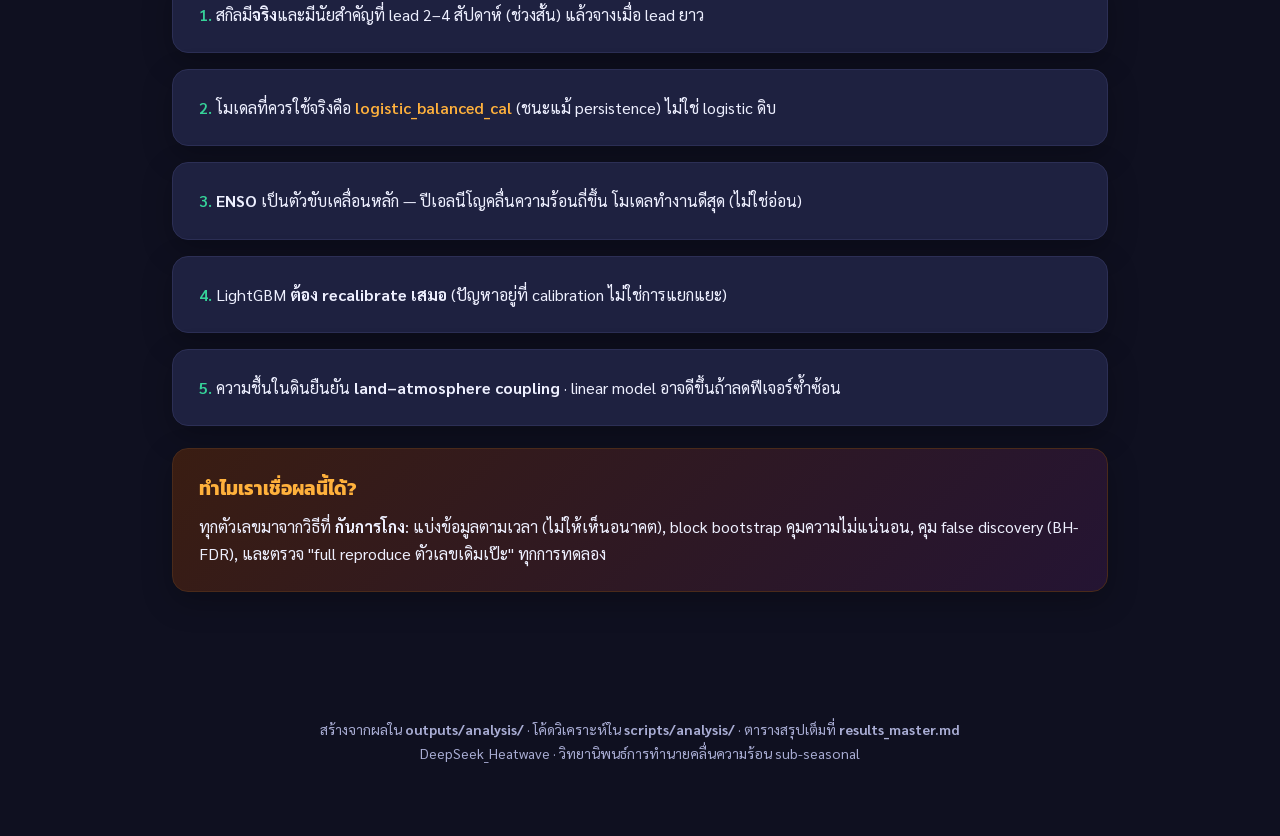
<file: documents/analysis-explainer.html>
<!DOCTYPE html>
<html lang="th">
<head>
<meta charset="UTF-8">
<meta name="viewport" content="width=device-width, initial-scale=1.0">
<title>เข้าใจผลวิเคราะห์ Heatwave Prediction</title>
<link rel="preconnect" href="https://fonts.googleapis.com">
<link href="https://fonts.googleapis.com/css2?family=Kanit:wght@300;400;600;700&family=Sarabun:wght@400;600&display=swap" rel="stylesheet">
<script>document.documentElement.classList.add('js');</script>
<style>
  :root{
    --bg:#0f1020; --bg2:#181a31; --card:#1e2140; --ink:#eef0ff; --muted:#a9add4;
    --hot:#ff6b35; --hot2:#ffb13c; --cool:#3ba7ff; --good:#36d399; --bad:#ff5d6c;
    --green:#2ecc71; --line:#2c2f55;
  }
  *{box-sizing:border-box;margin:0;padding:0}
  html{scroll-behavior:smooth}
  body{
    font-family:'Sarabun','Kanit',Tahoma,sans-serif; background:var(--bg); color:var(--ink);
    line-height:1.7; overflow-x:hidden;
  }
  h1,h2,h3,.num{font-family:'Kanit','Sarabun',Tahoma,sans-serif}
  .wrap{max-width:980px;margin:0 auto;padding:0 22px}

  /* ---------- progress bar ---------- */
  #prog{position:fixed;top:0;left:0;height:4px;width:0;z-index:99;
    background:linear-gradient(90deg,var(--hot),var(--hot2));transition:width .1s}

  /* ---------- hero ---------- */
  .hero{min-height:92vh;display:flex;flex-direction:column;justify-content:center;
    position:relative;text-align:center;padding:40px 22px;
    background:radial-gradient(1200px 500px at 50% -10%,#3a1d12 0,transparent 60%),var(--bg)}
  .sun{width:120px;height:120px;border-radius:50%;margin:0 auto 26px;
    background:radial-gradient(circle at 50% 45%,#fff3b0,var(--hot2) 45%,var(--hot) 75%);
    box-shadow:0 0 60px 14px rgba(255,107,53,.55);animation:pulse 3.6s ease-in-out infinite}
  @keyframes pulse{0%,100%{transform:scale(1);box-shadow:0 0 60px 14px rgba(255,107,53,.45)}
    50%{transform:scale(1.07);box-shadow:0 0 90px 26px rgba(255,140,60,.65)}}
  .hero h1{font-size:clamp(28px,5vw,50px);font-weight:700;letter-spacing:.5px;
    background:linear-gradient(90deg,#fff,#ffd9a0);-webkit-background-clip:text;background-clip:text;color:transparent}
  .hero p{color:var(--muted);max-width:680px;margin:18px auto 0;font-size:18px}
  .scroll-cue{position:absolute;bottom:26px;left:50%;transform:translateX(-50%);
    color:var(--muted);font-size:13px;animation:bob 1.8s infinite}
  @keyframes bob{0%,100%{transform:translate(-50%,0)}50%{transform:translate(-50%,8px)}}

  /* ---------- sections ---------- */
  section{padding:70px 0;border-top:1px solid var(--line)}
  .tag{display:inline-block;font-size:13px;font-weight:600;color:var(--hot2);
    letter-spacing:2px;text-transform:uppercase;margin-bottom:10px}
  h2{font-size:clamp(22px,3.4vw,32px);margin-bottom:8px;font-weight:600}
  .lead{color:var(--muted);font-size:17px;margin-bottom:26px;max-width:760px}
  .js .reveal{opacity:0;transform:translateY(34px);transition:all .7s cubic-bezier(.2,.7,.2,1)}
  .reveal.show{opacity:1;transform:none}

  .card{background:var(--card);border:1px solid var(--line);border-radius:16px;
    padding:24px 26px;margin:16px 0;box-shadow:0 10px 30px rgba(0,0,0,.25)}
  .how{background:linear-gradient(180deg,#15223a,#14182f);border-left:4px solid var(--cool)}
  .how h3{color:var(--cool);font-size:16px;margin-bottom:6px}
  .mean{background:linear-gradient(180deg,#24180f,#1a1326);border-left:4px solid var(--hot2)}
  .mean h3{color:var(--hot2);font-size:16px;margin-bottom:6px}
  .grid2{display:grid;grid-template-columns:1fr 1fr;gap:16px}
  @media(max-width:720px){.grid2{grid-template-columns:1fr}}

  /* ---------- big number ---------- */
  .bignum{font-size:54px;font-weight:700;line-height:1}
  .bignum.good{color:var(--good)} .bignum.bad{color:var(--bad)} .bignum.hot{color:var(--hot2)}
  .unit{color:var(--muted);font-size:15px}

  /* ---------- bar chart ---------- */
  .bar-row{display:flex;align-items:center;gap:12px;margin:10px 0}
  .bar-label{flex:0 0 150px;font-size:14px;color:var(--muted);text-align:right}
  .bar-track{flex:1;background:#0d0f22;border-radius:8px;height:30px;position:relative;overflow:hidden}
  .bar-fill{height:100%;width:0;border-radius:8px;transition:width 1.1s cubic-bezier(.2,.8,.2,1);
    display:flex;align-items:center;justify-content:flex-end;padding-right:8px;font-size:13px;font-weight:600;color:#06121f}
  .show .bar-fill{width:var(--w)}
  .b-hot{background:linear-gradient(90deg,var(--hot),var(--hot2))}
  .b-cool{background:linear-gradient(90deg,#2b6fb0,var(--cool))}
  .b-good{background:linear-gradient(90deg,#1f9d6b,var(--good))}
  .b-bad{background:linear-gradient(90deg,#b0354a,var(--bad))}
  .b-mut{background:linear-gradient(90deg,#444a73,#6b71a3)}

  /* zero-centered chart for BSS */
  .zc{position:relative;height:30px;background:#0d0f22;border-radius:8px;margin:8px 0;overflow:hidden}
  .zc .zero{position:absolute;top:0;bottom:0;left:var(--zero,50%);width:2px;background:#555a8a;z-index:2}
  .zc .pos,.zc .neg{position:absolute;top:0;bottom:0;width:0;transition:width 1.1s cubic-bezier(.2,.8,.2,1)}
  .zc .pos{left:var(--zero,50%);background:linear-gradient(90deg,#1f9d6b,var(--good))}
  .zc .neg{right:calc(100% - var(--zero,50%));background:linear-gradient(270deg,#b0354a,var(--bad))}
  .show .zc .pos{width:var(--wp,0)} .show .zc .neg{width:var(--wn,0)}
  .ci{position:absolute;top:50%;height:2px;background:rgba(255,255,255,.85);transform:translateY(-50%);z-index:3;opacity:0;transition:opacity .6s .9s}
  .ci::before,.ci::after{content:"";position:absolute;top:-4px;width:2px;height:10px;background:#fff}
  .ci::before{left:0}.ci::after{right:0}
  .show .ci{opacity:1}

  table{width:100%;border-collapse:collapse;font-size:14px;margin-top:6px}
  th,td{padding:8px 10px;border-bottom:1px solid var(--line);text-align:center}
  th{color:var(--hot2);font-weight:600} td:first-child,th:first-child{text-align:left}
  .yes{color:var(--good);font-weight:700}.no{color:#6b71a3}
  .pill{display:inline-block;padding:2px 9px;border-radius:20px;font-size:12px;font-weight:600}
  .pill.g{background:rgba(54,211,153,.16);color:var(--good)}
  .pill.r{background:rgba(255,93,108,.16);color:var(--bad)}

  /* block bootstrap demo */
  #bbdemo{display:flex;gap:3px;flex-wrap:wrap;margin-top:8px}
  #bbdemo .d{width:14px;height:14px;border-radius:3px;background:#272a4e;transition:background .25s,transform .25s}
  #bbdemo .d.hot{background:var(--hot2);transform:scale(1.25)}

  .key{background:linear-gradient(135deg,#3a1d12,#241433);border:1px solid #4a2a1a}
  .footer{padding:40px 0 70px;color:var(--muted);font-size:14px;text-align:center}
  .imgwrap{margin-top:14px}.imgwrap img{width:100%;border-radius:12px;border:1px solid var(--line)}
  .chip{display:inline-block;background:#0d0f22;border:1px solid var(--line);border-radius:8px;
    padding:3px 10px;font-size:13px;color:var(--muted);margin:3px 3px 0 0;font-family:'Kanit',sans-serif}
  .em{color:var(--hot2);font-weight:600}
  .emg{color:var(--good);font-weight:600}
  /* กันเนื้อหาหายเวลา print/export PDF (IntersectionObserver ไม่ทำงานตอน print) */
  @media print{
    .js .reveal{opacity:1!important;transform:none!important}
    .bar-fill{width:var(--w)!important}
    .zc .pos{width:var(--wp,0)!important} .zc .neg{width:var(--wn,0)!important} .ci{opacity:1!important}
    #prog,.scroll-cue{display:none!important}
  }
</style>
</head>
<body>
<div id="prog"></div>

<!-- ================= HERO ================= -->
<div class="hero">
  <div class="sun"></div>
  <h1>เข้าใจผลวิเคราะห์<br>โมเดลทำนายคลื่นความร้อน</h1>
  <p>คู่มือแบบเล่าเรื่อง — อธิบายว่าตัวเลขแต่ละตัว <b>มาได้ยังไง</b> และ <b>แปลว่าอะไร</b>
     ตั้งแต่ "สกิลจริงหรือบังเอิญ?" ไปจนถึงข้อค้นพบที่พลิกความเข้าใจเดิม</p>
  <div class="scroll-cue">▼ เลื่อนลงเพื่อเริ่ม</div>
</div>

<!-- ================= 0 BIG QUESTION ================= -->
<section><div class="wrap reveal">
  <span class="tag">จุดเริ่มต้น</span>
  <h2>คำถามใหญ่: "สกิล +0.168 จริง หรือฟลุ๊ก?"</h2>
  <p class="lead">รอบที่แล้วเราได้ผลว่าโมเดล logistic ทำคะแนน <b>BSS = +0.168</b> ที่ lead 2 สัปดาห์
    — ดูเหมือนชนะ baseline แต่ <em class="em">"ดูเหมือน" ยังไม่พอ</em> งานรอบนี้คือพิสูจน์ว่ามันแกร่งและเชื่อถือได้จริง</p>
  <div class="card how">
    <h3>BSS (Brier Skill Score) คืออะไร?</h3>
    คะแนนวัดว่าโมเดลทำนาย "ความน่าจะเป็น" ได้ดีกว่า baseline (การเดาแบบง่าย ๆ ตามค่าเฉลี่ยฤดูกาล) แค่ไหน:
    <div style="margin-top:10px">
      <span class="pill g">BSS &gt; 0 = ดีกว่า baseline</span>
      <span class="pill" style="background:#2c2f55;color:#a9add4">= 0 = เท่า baseline</span>
      <span class="pill r">&lt; 0 = แย่กว่า baseline</span>
    </div>
    <p style="margin-top:10px;color:var(--muted);font-size:14px">สูตร: BSS = 1 − (ความคลาดเคลื่อนของโมเดล ÷ ความคลาดเคลื่อนของ baseline)</p>
  </div>
</div></section>

<!-- ================= 1 BOOTSTRAP / CI ================= -->
<section><div class="wrap reveal">
  <span class="tag">เฟส 1 · ความไม่แน่นอน</span>
  <h2>วัด "ความมั่นใจ" ด้วย Block Bootstrap</h2>
  <p class="lead">ตัวเลข +0.168 มาจากข้อมูลชุดเดียว ถ้าเราโชคดี/โชคร้ายล่ะ? เราจึง "สุ่มซ้ำ" ข้อมูลหลายพันครั้ง
    เพื่อดูว่าคะแนนแกว่งแค่ไหน → ได้ <b>ช่วงความเชื่อมั่น 95% (CI)</b></p>

  <div class="grid2">
    <div class="card how">
      <h3>ทำมายังไง?</h3>
      ข้อมูลพยากรณ์เป็น "อนุกรมเวลา" วันที่ติดกันสัมพันธ์กันสูง → สุ่มทีละวันไม่ได้ (จะทำลายความสัมพันธ์)
      เราจึงสุ่มเป็น <em class="em">"ก้อนวันติดกัน" ยาว 28 วัน</em> (moving-block bootstrap) ทำซ้ำ 2,000 รอบ
      <div id="bbdemo"></div>
      <p style="color:var(--muted);font-size:13px;margin-top:8px">▲ จุดส้ม = ก้อน 28 วันที่ถูกสุ่มในแต่ละรอบ</p>
    </div>
    <div class="card mean">
      <h3>แปลว่าอะไร?</h3>
      ถ้าช่วง CI <em class="em">ไม่คร่อมเลข 0</em> = มั่นใจว่าชนะ baseline จริง ไม่ใช่ฟลุ๊ก<br><br>
      ถ้า CI คร่อม 0 = ยังสรุปไม่ได้ อาจเป็นแค่ความบังเอิญ
    </div>
  </div>

  <div class="card">
    <h3 style="font-size:17px;margin-bottom:14px">ผลจริง: BSS ± ช่วง 95% (target y_rm, lead 2)</h3>
    <div data-zero="38">
      <div style="font-size:13px;color:var(--muted);margin-bottom:2px">logistic</div>
      <div class="zc" style="--zero:38%"><span class="zero"></span>
        <span class="pos" style="--wp:16.8%"></span>
        <span class="ci" style="left:43%;right:33%"></span></div>
      <div style="font-size:12px;color:var(--muted);margin-bottom:10px">+0.168 &nbsp; [+0.05, +0.29] &nbsp;<span class="emg">✓ ชนะ climatology</span></div>

      <div style="font-size:13px;color:var(--muted);margin-bottom:2px">logistic_balanced_cal</div>
      <div class="zc" style="--zero:38%"><span class="zero"></span>
        <span class="pos" style="--wp:19.4%"></span>
        <span class="ci" style="left:47.5%;right:32%"></span></div>
      <div style="font-size:12px;color:var(--muted)">+0.194 &nbsp; [+0.10, +0.30] &nbsp;<span class="emg">✓✓ ชนะแม้ persistence</span></div>
    </div>
  </div>

  <div class="card key">
    <h3 style="font-size:17px;color:var(--hot2);margin-bottom:8px">🔑 คำตอบของคำถามใหญ่ (ละเอียดอ่อนกว่าที่คิด)</h3>
    <p>logistic +0.168 <span class="emg">ชนะ climatology จริง</span> (CI ไม่คร่อม 0) — แต่ <em class="em">ไม่ชนะ persistence</em>
       (baseline ที่แกร่งกว่า). ตัวที่ <span class="emg">แกร่งที่สุดคือ logistic_balanced_cal</span>
       ที่ชนะแม้ persistence อย่างมีนัยสำคัญถึง lead 4 → <b>นี่คือโมเดลที่ควรแนะนำใช้จริง ไม่ใช่ logistic ดิบ</b></p>
  </div>

  <details class="card" style="cursor:pointer">
    <summary style="font-weight:600;color:var(--hot2)">📋 ตารางเต็ม: ชนะ baseline ที่ lead ไหนบ้าง (q &lt; 0.05 หลังคุม false discovery)</summary>
    <table style="margin-top:12px">
      <tr><th>โมเดล</th><th>lead 2</th><th>lead 3</th><th>lead 4</th><th>lead 5</th><th>lead 6</th></tr>
      <tr><td>logistic (ชนะ persist?)</td><td class="no">·</td><td class="no">·</td><td class="no">·</td><td class="no">·</td><td class="no">·</td></tr>
      <tr><td>lgbm_cal</td><td class="no">·</td><td class="yes">✓</td><td class="no">·</td><td class="no">·</td><td class="no">·</td></tr>
      <tr><td>logistic_balanced_cal</td><td class="yes">✓</td><td class="yes">✓</td><td class="yes">✓</td><td class="no">·</td><td class="no">·</td></tr>
    </table>
    <p style="color:var(--muted);font-size:13px;margin-top:8px">สังเกต: สกิลชัดที่ lead 2–4 (สั้น) แล้วจางลงเมื่อ lead ยาว — เป็นธรรมชาติของการพยากรณ์ sub-seasonal</p>
  </details>

  <div class="imgwrap reveal"><img src="outputs/analysis/figures/bss_vs_lead_ci.png" alt="BSS vs lead with 95% CI" loading="lazy"></div>
  <p style="color:var(--muted);font-size:13px;text-align:center;margin-top:6px">รูปจริงจาก pipeline: BSS ทุก lead พร้อมแท่ง error 95%</p>
</div></section>

<!-- ================= 2 ENSO REGIME ================= -->
<section><div class="wrap reveal">
  <span class="tag">เฟส 2 · แยกตามสภาวะอากาศ</span>
  <h2>ENSO: ตัวขับเคลื่อนที่พลิกความเข้าใจเดิม</h2>
  <p class="lead">เราแบ่ง "วันออกพยากรณ์" ตามสภาวะมหาสมุทรแปซิฟิก (เอลนีโญ / ปกติ / ลานีญา)
    จากค่า Niño3.4 ที่โมเดลเห็นจริง แล้วดูว่าโมเดลทำงานดีในสภาวะไหน</p>

  <div class="card how">
    <h3>ทำมายังไง?</h3>
    จับวันแต่ละวันใส่กลุ่มตามค่า ENSO (anomaly ≥ +0.5°C = เอลนีโญ, ≤ −0.5 = ลานีญา) แล้วคำนวณ BSS แยกแต่ละกลุ่ม
  </div>

  <div class="card">
    <h3 style="font-size:17px;margin-bottom:12px">ความถี่คลื่นความร้อน (base rate) ต่างกันมหาศาล — ที่ lead 2</h3>
    <div class="bar-row"><span class="bar-label">เอลนีโญ 🔴</span>
      <div class="bar-track"><div class="bar-fill b-hot" style="--w:89%">0.446 (เกือบครึ่งของวัน!)</div></div></div>
    <div class="bar-row"><span class="bar-label">ปกติ ⚪</span>
      <div class="bar-track"><div class="bar-fill b-mut" style="--w:53%">0.266</div></div></div>
    <div class="bar-row"><span class="bar-label">ลานีญา 🔵</span>
      <div class="bar-track"><div class="bar-fill b-cool" style="--w:10%">0.046 (หายากมาก)</div></div></div>
    <p style="color:var(--muted);font-size:14px;margin-top:10px">→ ปีเอลนีโญ ไทยมีคลื่นความร้อนถี่ขึ้นมาก สมเหตุสมผลที่ <span class="em">nino34</span> เป็นฟีเจอร์อันดับต้น ๆ</p>
  </div>

  <div class="card">
    <h3 style="font-size:17px;margin-bottom:12px">โมเดล (logistic) ทำงาน "ดีที่สุด" ช่วงเอลนีโญ — ไม่ใช่แย่ที่สุด</h3>
    <div class="bar-row"><span class="bar-label">BSS · เอลนีโญ</span>
      <div class="bar-track"><div class="bar-fill b-good" style="--w:74%">+0.221</div></div></div>
    <div class="bar-row"><span class="bar-label">BSS · ลานีญา</span>
      <div class="bar-track"><div class="bar-fill b-good" style="--w:57%">+0.172</div></div></div>
    <div class="bar-row"><span class="bar-label">BSS · ปกติ</span>
      <div class="bar-track"><div class="bar-fill b-good" style="--w:36%">+0.109</div></div></div>
  </div>

  <div class="card key">
    <h3 style="font-size:17px;color:var(--hot2);margin-bottom:8px">🔑 แก้ความเข้าใจผิดเดิม: "ปีเอลนีโญอ่อน"</h3>
    <p>ความจริงตรงข้าม — ช่วงเอลนีโญโมเดลแกร่งสุด เพราะ climatology (เฉลี่ยทุกปี) ทายต่ำไปในปีเอลนีโญ
      โมเดลที่รู้จัก ENSO เลยเอาชนะได้เยอะ. ส่วน <em class="em">"fold ที่ดูอ่อน" จริง ๆ คือช่วง 2016–18</em>
      ที่ <b>ไม่มีคลื่นความร้อนเลย (base rate = 0.000)</b> ทำให้คะแนน BSS เพี้ยน (−0.733) — เป็น
      <span class="em">artifact ของช่วงไร้เหตุการณ์</span> ไม่ใช่ความอ่อนของโมเดล</p>
  </div>
  <div class="imgwrap reveal"><img src="outputs/analysis/figures/skill_by_enso.png" alt="Skill by ENSO regime" loading="lazy"></div>
</div></section>

<!-- ================= 3 CALIBRATION ================= -->
<section><div class="wrap reveal">
  <span class="tag">เฟส 3 · คุณภาพความน่าจะเป็น</span>
  <h2>ทำไม LightGBM ดิบถึง "สอบตก"?</h2>
  <p class="lead">LightGBM แยกแยะเก่ง (AUC ดี) แต่ BSS กลับติดลบ! เราผ่า Brier ออกเป็นชิ้นส่วนเพื่อหาสาเหตุ</p>

  <div class="card how">
    <h3>Brier decomposition — ผ่าคะแนนเป็น 3 ส่วน</h3>
    <div style="margin-top:8px">
      <span class="chip"><b style="color:var(--bad)">REL</b> = ความน่าจะเป็น "เพี้ยน" แค่ไหน (ต่ำ = ดี)</span>
      <span class="chip"><b style="color:var(--good)">RES</b> = แยกแยะ event/ไม่ event เก่งแค่ไหน (สูง = ดี)</span>
      <span class="chip"><b style="color:var(--muted)">UNC</b> = ความยากของปัญหา (เท่ากันทุกโมเดล)</span>
    </div>
  </div>

  <div class="card">
    <h3 style="font-size:17px;margin-bottom:12px">REL (ยิ่งสั้นยิ่งดี) — y_rm lead 2</h3>
    <div class="bar-row"><span class="bar-label">LightGBM ดิบ</span>
      <div class="bar-track"><div class="bar-fill b-bad" style="--w:90%">0.045 ❌ เพี้ยนมาก</div></div></div>
    <div class="bar-row"><span class="bar-label">LightGBM (Platt)</span>
      <div class="bar-track"><div class="bar-fill b-good" style="--w:36%">0.018 ✓</div></div></div>
    <div class="bar-row"><span class="bar-label">logistic_balanced_cal</span>
      <div class="bar-track"><div class="bar-fill b-good" style="--w:14%">0.007 ✓ ดีสุด</div></div></div>
    <p style="color:var(--muted);font-size:14px;margin-top:10px">
      ปัญหาของ lgbm ดิบอยู่ที่ <em class="em">calibration (REL/ECE สูง)</em> ไม่ใช่การแยกแยะ —
      แก้ด้วยการ "recalibrate" (Platt/Isotonic) ทำให้ REL ลด ~60%</p>
  </div>

  <div class="card mean">
    <h3>บทเรียน</h3>
    <em class="em">Boosting (LightGBM) ต้อง recalibrate เสมอ</em> ก่อนนำความน่าจะเป็นไปใช้จริง —
    ทั้ง Platt และ Isotonic แก้ได้ (Platt ดีกว่าเล็กน้อยในงานนี้): จาก BSS ติดลบ −0.12 → บวก +0.14
  </div>
  <div class="imgwrap reveal"><img src="outputs/analysis/figures/calibration_methods_lgbm.png" alt="Calibration methods" loading="lazy"></div>
</div></section>

<!-- ================= 4 IMPORTANCE / ABLATION ================= -->
<section><div class="wrap reveal">
  <span class="tag">เฟส 4–5 · อะไรขับเคลื่อนสกิล</span>
  <h2>ฟีเจอร์ไหนสำคัญจริง?</h2>
  <p class="lead">เราใช้ 2 วิธีตรวจสอบไขว้กัน: <b>permutation</b> (สลับค่าทีละฟีเจอร์ ดูสกิลตก)
    และ <b>ablation</b> (ตัดทีละกลุ่ม ดู BSS เปลี่ยน)</p>

  <div class="grid2">
    <div class="card">
      <h3 style="font-size:16px;margin-bottom:10px">Permutation (logistic, lead 2)<br><span style="font-weight:400;color:var(--muted);font-size:13px">สกิลตกเมื่อสลับฟีเจอร์</span></h3>
      <div class="bar-row"><span class="bar-label" style="flex-basis:110px">doy (ฤดูกาล)</span>
        <div class="bar-track"><div class="bar-fill b-hot" style="--w:95%">มากสุด</div></div></div>
      <div class="bar-row"><span class="bar-label" style="flex-basis:110px">sm1_mean30 (ดิน)</span>
        <div class="bar-track"><div class="bar-fill b-hot" style="--w:42%"></div></div></div>
      <div class="bar-row"><span class="bar-label" style="flex-basis:110px">mjo_rmm1</span>
        <div class="bar-track"><div class="bar-fill b-hot" style="--w:41%"></div></div></div>
      <div class="bar-row"><span class="bar-label" style="flex-basis:110px">sm1_mean7 (ดิน)</span>
        <div class="bar-track"><div class="bar-fill b-hot" style="--w:40%"></div></div></div>
    </div>
    <div class="card how">
      <h3>อ่านยังไง?</h3>
      ฤดูกาลคือตัวทำนายหลัก (คลื่นความร้อนมาตามฤดู) ตามด้วย <em class="em">ความชื้นในดิน (soil moisture)</em>
      — ยืนยันสมมติฐาน <b>land–atmosphere coupling</b> ของวิทยานิพนธ์<br><br>
      ส่วน ENSO ไม่ติด top แบบ pooled เพราะผลของมัน "กระจุก" อยู่ในปีเอลนีโญ (เห็นแล้วในเฟส 2)
    </div>
  </div>

  <div class="card">
    <h3 style="font-size:17px;margin-bottom:12px">Ablation: ตัดกลุ่มฟีเจอร์แล้ว BSS เปลี่ยนเท่าไร (logistic)</h3>
    <p style="color:var(--muted);font-size:14px;margin-bottom:10px">
      ค่า <span style="color:var(--bad)">ติดลบ</span> = ตัดแล้วแย่ลง → กลุ่มนั้น<b>สำคัญ</b> ·
      ค่า <span style="color:var(--good)">บวก</span> = ตัดแล้วดีขึ้น → กลุ่มนั้นเป็น<b>ภาระ</b></p>
    <table>
      <tr><th>ตัดกลุ่ม</th><th>lead 2</th><th>lead 4</th><th>lead 6</th><th>สรุป</th></tr>
      <tr><td>ENSO</td><td>−0.00</td><td style="color:var(--bad)">−0.05</td><td style="color:var(--bad)">−0.03</td><td><span class="pill g">สำคัญ (lead ยาว)</span></td></tr>
      <tr><td>SOIL (ดิน)</td><td style="color:var(--good)">+0.02</td><td style="color:var(--good)">+0.04</td><td style="color:var(--good)">+0.05</td><td><span class="pill r">ซ้ำซ้อน</span></td></tr>
      <tr><td>THERMAL</td><td style="color:var(--good)">+0.05</td><td style="color:var(--good)">+0.05</td><td style="color:var(--good)">+0.07</td><td><span class="pill r">ซ้ำซ้อน</span></td></tr>
    </table>
    <p style="color:var(--muted);font-size:14px;margin-top:10px">
      <em class="em">ค้นพบ:</em> ENSO สำคัญขึ้นเมื่อ lead ยาว (3–6) ตรงตามศาสตร์ sub-seasonal ·
      แต่ logistic (linear) <b>overfit ฟีเจอร์ soil/thermal ที่ซ้ำซ้อน</b> → ตัดออกกลับดีขึ้น
      → โมเดลที่ฟีเจอร์น้อยลงอาจดีกว่า (= ไอเดียงานต่อ)</p>
  </div>
  <div class="imgwrap reveal"><img src="outputs/analysis/figures/permutation_importance.png" alt="Permutation importance" loading="lazy"></div>
</div></section>

<!-- ================= 5 SUMMARY ================= -->
<section><div class="wrap reveal">
  <span class="tag">บทสรุป</span>
  <h2>5 สิ่งที่ได้เรียนรู้</h2>
  <div class="card"><b class="emg">1.</b> สกิลมี<b>จริง</b>และมีนัยสำคัญที่ lead 2–4 สัปดาห์ (ช่วงสั้น) แล้วจางเมื่อ lead ยาว</div>
  <div class="card"><b class="emg">2.</b> โมเดลที่ควรใช้จริงคือ <b class="em">logistic_balanced_cal</b> (ชนะแม้ persistence) ไม่ใช่ logistic ดิบ</div>
  <div class="card"><b class="emg">3.</b> <b>ENSO</b> เป็นตัวขับเคลื่อนหลัก — ปีเอลนีโญคลื่นความร้อนถี่ขึ้น โมเดลทำงานดีสุด (ไม่ใช่อ่อน)</div>
  <div class="card"><b class="emg">4.</b> LightGBM <b>ต้อง recalibrate เสมอ</b> (ปัญหาอยู่ที่ calibration ไม่ใช่การแยกแยะ)</div>
  <div class="card"><b class="emg">5.</b> ความชื้นในดินยืนยัน <b>land–atmosphere coupling</b> · linear model อาจดีขึ้นถ้าลดฟีเจอร์ซ้ำซ้อน</div>

  <div class="card key" style="margin-top:22px">
    <h3 style="color:var(--hot2);margin-bottom:8px">ทำไมเราเชื่อผลนี้ได้?</h3>
    ทุกตัวเลขมาจากวิธีที่ <b>กันการโกง</b>: แบ่งข้อมูลตามเวลา (ไม่ให้เห็นอนาคต), block bootstrap คุมความไม่แน่นอน,
    คุม false discovery (BH-FDR), และตรวจ "full reproduce ตัวเลขเดิมเป๊ะ" ทุกการทดลอง
  </div>
</div></section>

<div class="footer wrap">
  สร้างจากผลใน <b>outputs/analysis/</b> · โค้ดวิเคราะห์ใน <b>scripts/analysis/</b> · ตารางสรุปเต็มที่ <b>results_master.md</b><br>
  DeepSeek_Heatwave · วิทยานิพนธ์การทำนายคลื่นความร้อน sub-seasonal
</div>

<script>
// progress bar
const prog=document.getElementById('prog');
addEventListener('scroll',()=>{const h=document.documentElement;
  prog.style.width=(h.scrollTop/(h.scrollHeight-h.clientHeight)*100)+'%';});

// scroll reveal
const io=new IntersectionObserver((es)=>es.forEach(e=>{if(e.isIntersecting)e.target.classList.add('show');}),
  {threshold:.15});
document.querySelectorAll('.reveal').forEach(el=>io.observe(el));
// reveal also triggers bars/zc inside cards: observe each card too
document.querySelectorAll('.card,.zc,.imgwrap').forEach(el=>io.observe(el));

// block-bootstrap demo
const bb=document.getElementById('bbdemo');
const N=60; for(let i=0;i<N;i++){const d=document.createElement('div');d.className='d';bb.appendChild(d);}
const dots=[...bb.children];
function sweep(){
  dots.forEach(d=>d.classList.remove('hot'));
  // pick 3 random blocks of length L
  const L=6;
  for(let b=0;b<3;b++){const s=Math.floor(Math.random()*(N-L));
    for(let k=0;k<L;k++)dots[s+k].classList.add('hot');}
}
let bbTimer=null;
new IntersectionObserver((es)=>es.forEach(e=>{
  if(e.isIntersecting&&!bbTimer){sweep();bbTimer=setInterval(sweep,900);}
  else if(!e.isIntersecting&&bbTimer){clearInterval(bbTimer);bbTimer=null;}
}),{threshold:.3}).observe(bb);
</script>
</body>
</html>
</file>
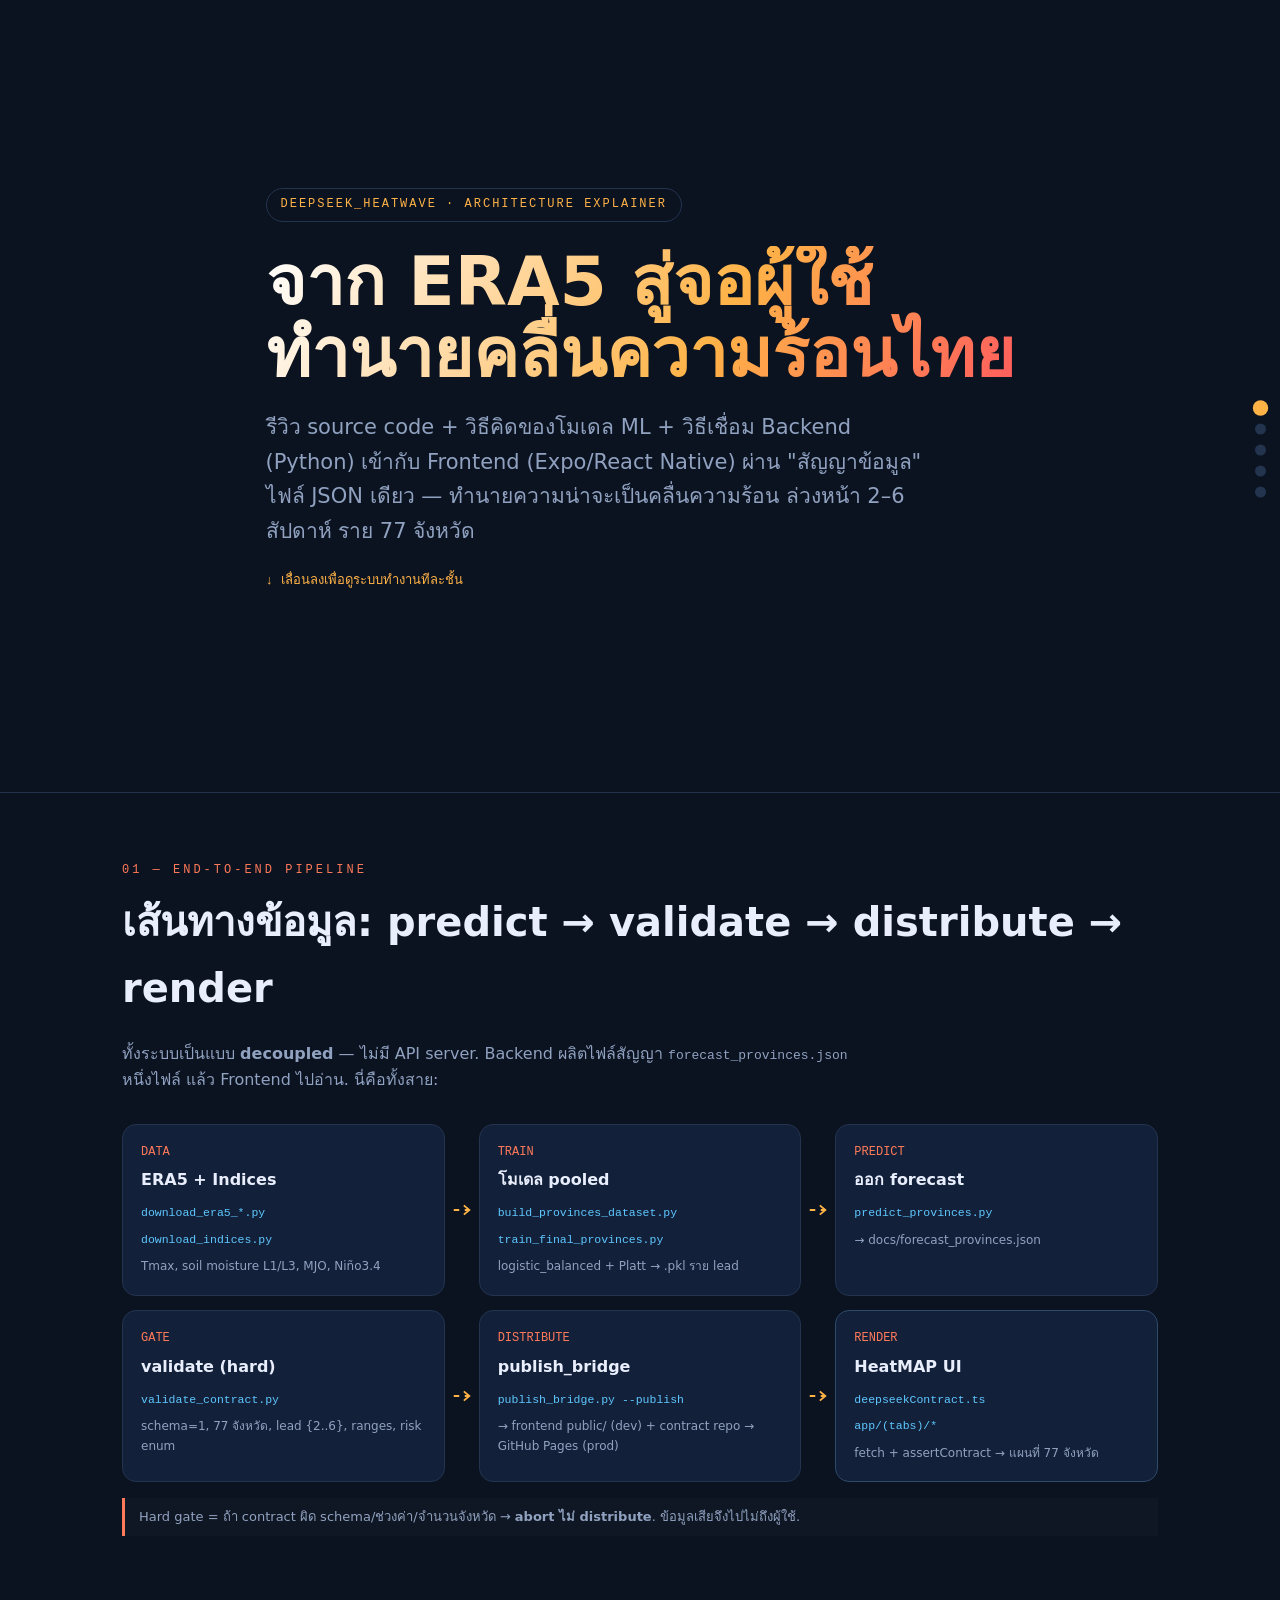
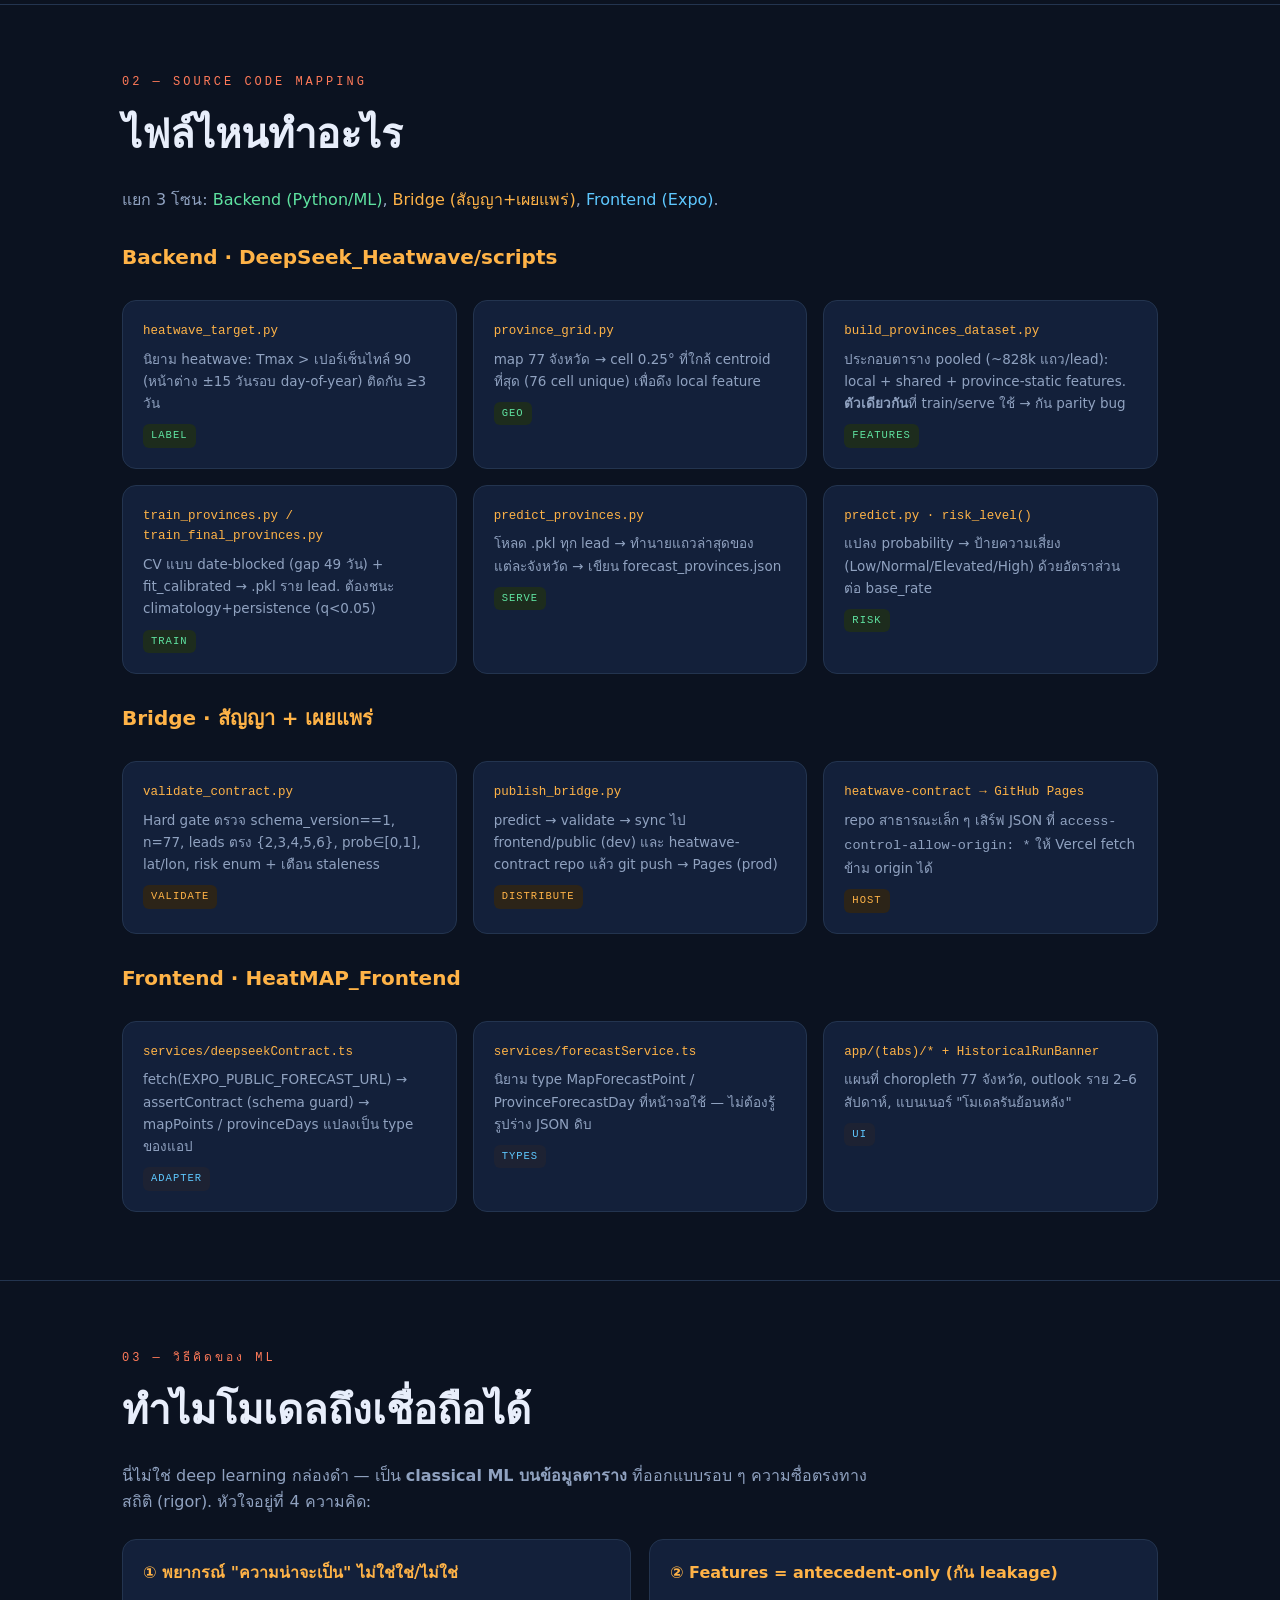
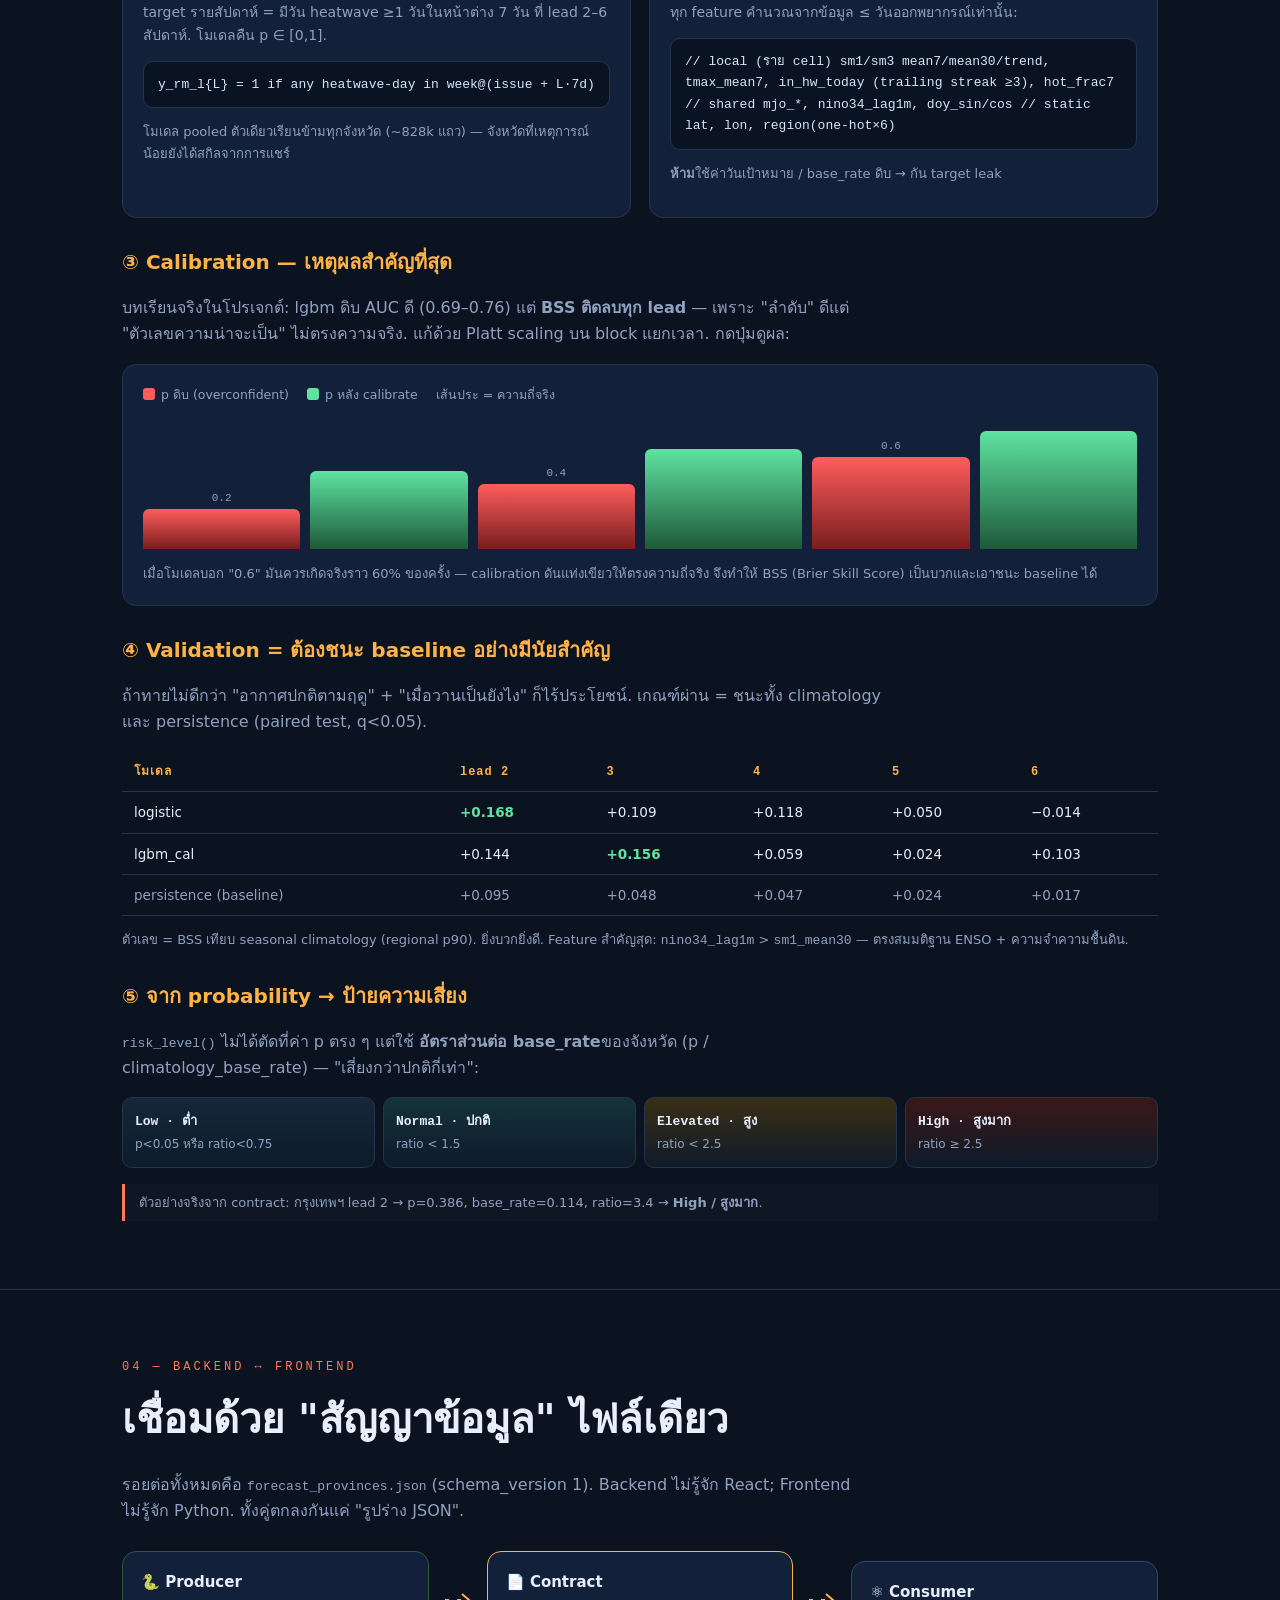
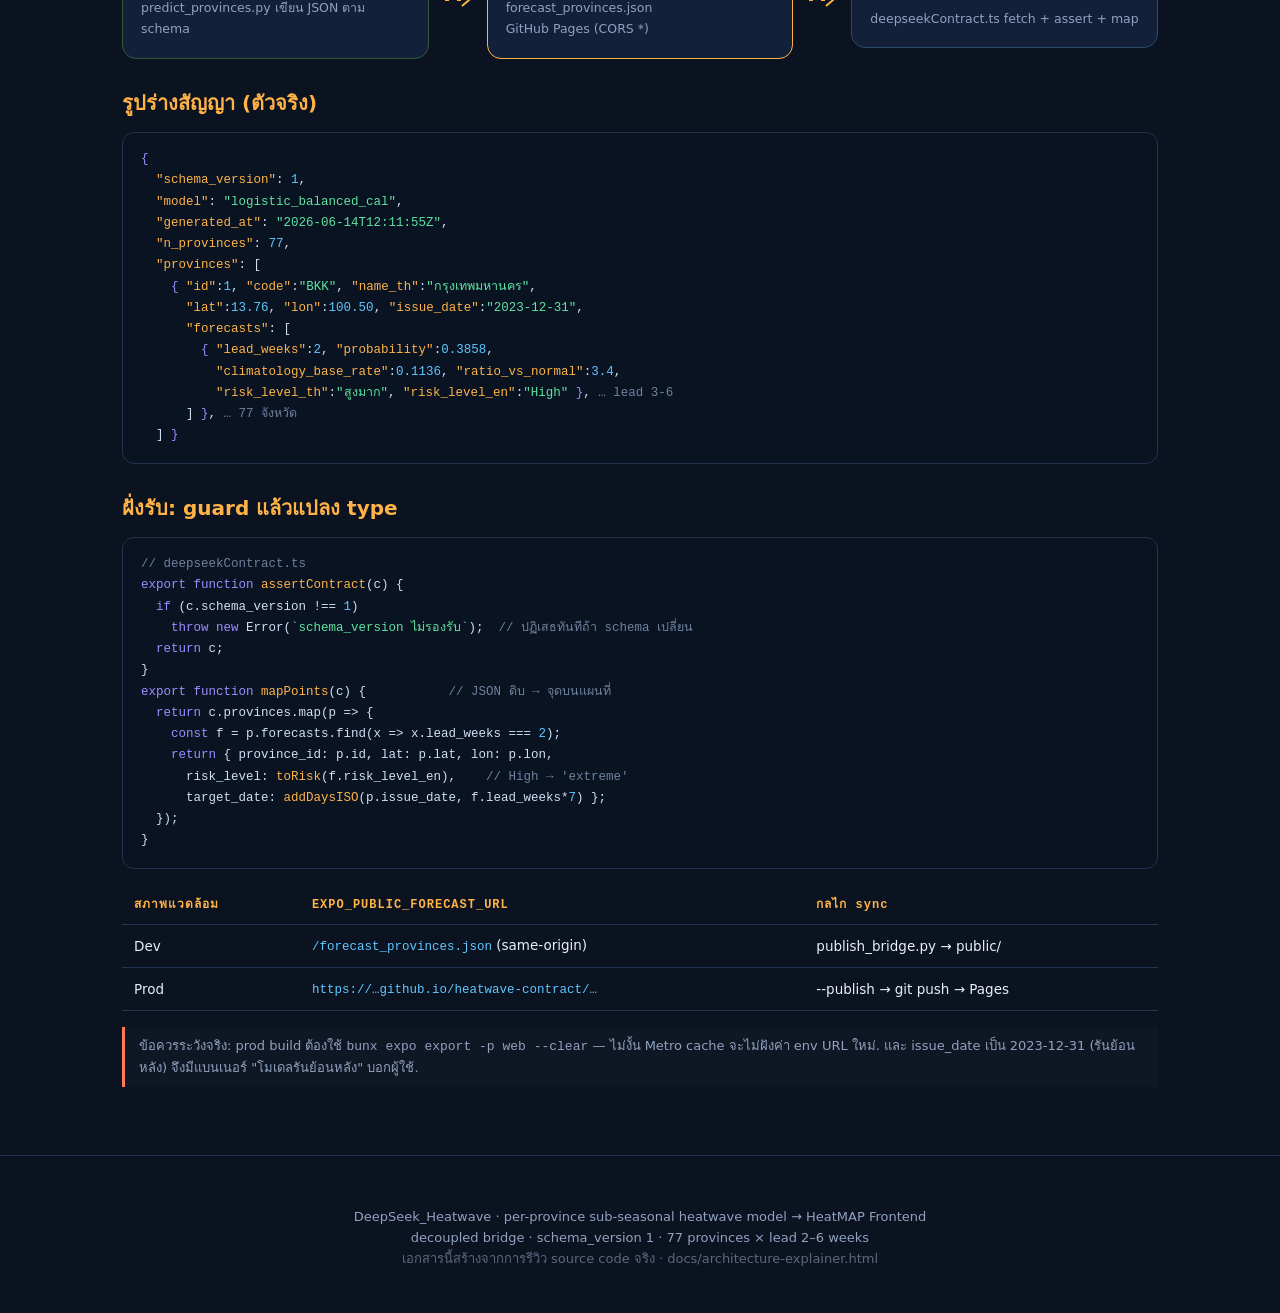
<file: documents/architecture-explainer.html>
<!DOCTYPE html>
<html lang="th">
<head>
<meta charset="UTF-8" />
<meta name="viewport" content="width=device-width, initial-scale=1.0" />
<title>DeepSeek Heatwave · Source Map / ML / Bridge</title>
<style>
  :root{
    --bg:#0b1220; --bg2:#0f1a2e; --card:#13203a; --line:#23344f;
    --ink:#e8eefb; --mut:#90a2c0; --acc:#ffb347; --acc2:#ff7a59;
    --cool:#5ec8ff; --hot:#ff5d5d; --ok:#5fe3a1; --vio:#9d8cff;
    --mono:"SF Mono",ui-monospace,Menlo,Consolas,monospace;
    --sans:"Segoe UI",system-ui,-apple-system,"Noto Sans Thai",sans-serif;
  }
  *{box-sizing:border-box}
  html{scroll-behavior:smooth}
  body{margin:0;background:radial-gradient(1200px 700px at 70% -10%,#16294a 0%,var(--bg) 55%);
    color:var(--ink);font-family:var(--sans);line-height:1.65;-webkit-font-smoothing:antialiased}
  a{color:var(--cool)}
  .wrap{max-width:1080px;margin:0 auto;padding:0 22px}

  /* ---- animated heat bg ---- */
  .heatbar{position:fixed;inset:0 0 auto 0;height:4px;z-index:50;
    background:linear-gradient(90deg,var(--cool),var(--acc),var(--hot));
    transform-origin:0 50%;transform:scaleX(0);transition:transform .1s linear}

  header.hero{min-height:88vh;display:flex;flex-direction:column;justify-content:center;
    padding:60px 0;position:relative;overflow:hidden}
  .hero h1{font-size:clamp(34px,6vw,68px);line-height:1.05;margin:.1em 0;
    background:linear-gradient(120deg,#fff,var(--acc) 60%,var(--hot));
    -webkit-background-clip:text;background-clip:text;color:transparent}
  .hero p.sub{font-size:clamp(15px,2.2vw,21px);color:var(--mut);max-width:680px}
  .tag{display:inline-block;font-family:var(--mono);font-size:12px;letter-spacing:2px;
    color:var(--acc);border:1px solid var(--line);border-radius:999px;padding:6px 14px;margin-bottom:18px}
  .heatdots{position:absolute;inset:0;z-index:-1;opacity:.5}
  .heatdots span{position:absolute;width:8px;height:8px;border-radius:50%;
    background:var(--hot);filter:blur(1px);animation:rise linear infinite}
  @keyframes rise{0%{transform:translateY(20px);opacity:0}
    15%{opacity:.9}100%{transform:translateY(-90vh);opacity:0}}

  section{padding:68px 0;border-top:1px solid var(--line)}
  .eyebrow{font-family:var(--mono);font-size:12px;letter-spacing:3px;color:var(--acc2);text-transform:uppercase}
  h2{font-size:clamp(26px,4vw,40px);margin:.2em 0 .5em}
  h3{font-size:20px;margin:1.4em 0 .4em;color:var(--acc)}
  p.lead{color:var(--mut);max-width:760px}

  /* reveal */
  .reveal{opacity:0;transform:translateY(28px);transition:opacity .7s ease,transform .7s ease}
  .reveal.in{opacity:1;transform:none}
  .reveal.d1{transition-delay:.08s}.reveal.d2{transition-delay:.16s}
  .reveal.d3{transition-delay:.24s}.reveal.d4{transition-delay:.32s}

  /* pipeline */
  .pipe{display:flex;flex-wrap:wrap;gap:0;align-items:stretch;margin-top:30px}
  .stage{flex:1 1 150px;min-width:150px;background:var(--card);border:1px solid var(--line);
    border-radius:14px;padding:18px;position:relative;transition:transform .3s,border-color .3s}
  .stage:hover{transform:translateY(-6px);border-color:var(--acc)}
  .stage .n{font-family:var(--mono);font-size:12px;color:var(--acc2)}
  .stage h4{margin:.3em 0;font-size:16px}
  .stage code{font-family:var(--mono);font-size:11.5px;color:var(--cool);word-break:break-all}
  .arrow{display:flex;align-items:center;justify-content:center;width:34px;color:var(--acc)}
  .arrow svg{width:22px;height:22px}
  .flow{stroke-dasharray:6 6;animation:dash 1s linear infinite}
  @keyframes dash{to{stroke-dashoffset:-12}}
  @media(max-width:760px){.pipe{flex-direction:column}.arrow{width:auto;height:30px;transform:rotate(90deg)}}

  /* cards grid */
  .grid{display:grid;grid-template-columns:repeat(auto-fit,minmax(250px,1fr));gap:16px;margin-top:26px}
  .card{background:var(--card);border:1px solid var(--line);border-radius:14px;padding:20px;
    transition:transform .3s,box-shadow .3s,border-color .3s}
  .card:hover{transform:translateY(-5px);border-color:var(--acc);box-shadow:0 14px 40px -20px var(--acc2)}
  .card .file{font-family:var(--mono);font-size:12.5px;color:var(--acc)}
  .card .role{font-size:13.5px;color:var(--mut);margin-top:6px}
  .card .pill{display:inline-block;font-size:10.5px;font-family:var(--mono);letter-spacing:1px;
    padding:3px 8px;border-radius:6px;margin-top:10px}
  .pill.be{background:#1d2c1d;color:var(--ok)}
  .pill.fe{background:#1d2233;color:var(--cool)}
  .pill.br{background:#2c2418;color:var(--acc)}

  pre{background:#0a1322;border:1px solid var(--line);border-radius:12px;padding:16px 18px;
    overflow:auto;font-family:var(--mono);font-size:12.5px;line-height:1.7;color:#cfe0f5}
  pre .c{color:#6d829e}.k{color:var(--vio)}.s{color:var(--ok)}.f{color:var(--acc)}.n{color:var(--cool)}

  /* ML formula box */
  .mlrow{display:grid;grid-template-columns:1fr 1fr;gap:18px;margin-top:24px}
  @media(max-width:760px){.mlrow{grid-template-columns:1fr}}
  .box{background:var(--card);border:1px solid var(--line);border-radius:14px;padding:20px}
  .box h4{margin:0 0 .4em;color:var(--acc)}
  .formula{font-family:var(--mono);font-size:13px;background:#0a1322;border-radius:10px;
    padding:12px 14px;color:#d6e6fa;border:1px solid var(--line);margin:10px 0}

  /* calibration animated demo */
  .calib{margin-top:8px}
  .bars{display:flex;align-items:flex-end;gap:10px;height:130px;margin:14px 0}
  .bars .b{flex:1;border-radius:6px 6px 0 0;position:relative;transition:height 1.1s cubic-bezier(.2,.8,.2,1)}
  .bars .b.raw{background:linear-gradient(var(--hot),#7a1d1d)}
  .bars .b.cal{background:linear-gradient(var(--ok),#1d5a3a)}
  .bars .b span{position:absolute;top:-20px;left:0;right:0;text-align:center;font-size:11px;font-family:var(--mono);color:var(--mut)}
  .legend{display:flex;gap:18px;font-size:12.5px;color:var(--mut)}
  .legend i{display:inline-block;width:12px;height:12px;border-radius:3px;margin-right:6px;vertical-align:-1px}

  /* risk ramp */
  .ramp{display:flex;gap:8px;margin-top:16px;flex-wrap:wrap}
  .ramp div{flex:1;min-width:120px;border-radius:10px;padding:12px;font-size:13px;border:1px solid var(--line)}
  .r0{background:linear-gradient(#13283a,#0e1b2a)}
  .r1{background:linear-gradient(#14323a,#0e1b2a)}
  .r2{background:linear-gradient(#3a2e14,#0e1b2a)}
  .r3{background:linear-gradient(#3a1717,#0e1b2a)}
  .ramp b{font-family:var(--mono)}

  table{width:100%;border-collapse:collapse;margin-top:18px;font-size:13.5px}
  th,td{text-align:left;padding:9px 12px;border-bottom:1px solid var(--line)}
  th{color:var(--acc);font-family:var(--mono);font-size:12px;letter-spacing:1px}
  td code{font-family:var(--mono);color:var(--cool);font-size:12.5px}

  .note{font-size:13px;color:var(--mut);border-left:3px solid var(--acc2);padding:8px 14px;margin-top:16px;background:#ffffff05}
  footer{padding:50px 0;color:var(--mut);font-size:13px;text-align:center;border-top:1px solid var(--line)}

  /* contract json schema flow */
  .bridge{display:grid;grid-template-columns:1fr auto 1fr auto 1fr;gap:14px;align-items:center;margin-top:26px}
  @media(max-width:860px){.bridge{grid-template-columns:1fr;text-align:center}.bridge .ar{transform:rotate(90deg)}}
  .node{background:var(--card);border:1px solid var(--line);border-radius:14px;padding:18px}
  .node .t{font-size:15px;font-weight:600}
  .node .d{font-size:12.5px;color:var(--mut);margin-top:4px}
  .node.be{border-color:#2c5a3a}.node.ct{border-color:var(--acc)}.node.fe{border-color:#2c4a6a}
  .ar svg{width:30px;height:22px;color:var(--acc)}
  .pkt{stroke-dasharray:4 8;animation:dash 1s linear infinite}

  .toc{position:fixed;right:14px;top:50%;transform:translateY(-50%);z-index:40;display:flex;flex-direction:column;gap:10px}
  .toc a{width:11px;height:11px;border-radius:50%;background:var(--line);transition:background .3s,transform .3s}
  .toc a:hover,.toc a.on{background:var(--acc);transform:scale(1.4)}
  @media(max-width:760px){.toc{display:none}}
</style>
</head>
<body>
<div class="heatbar" id="heatbar"></div>
<nav class="toc" id="toc">
  <a href="#top" title="ภาพรวม"></a>
  <a href="#pipeline" title="Pipeline"></a>
  <a href="#codemap" title="Code map"></a>
  <a href="#ml" title="ML thinking"></a>
  <a href="#bridge" title="Bridge"></a>
</nav>

<header class="hero" id="top">
  <div class="heatdots" id="dots"></div>
  <div class="wrap">
    <span class="tag reveal">DEEPSEEK_HEATWAVE · ARCHITECTURE EXPLAINER</span>
    <h1 class="reveal d1">จาก ERA5 สู่จอผู้ใช้<br/>ทำนายคลื่นความร้อนไทย</h1>
    <p class="sub reveal d2">รีวิว source code + วิธีคิดของโมเดล ML + วิธีเชื่อม Backend (Python) เข้ากับ
      Frontend (Expo/React Native) ผ่าน "สัญญาข้อมูล" ไฟล์ JSON เดียว — ทำนายความน่าจะเป็นคลื่นความร้อน
      ล่วงหน้า 2–6 สัปดาห์ ราย 77 จังหวัด</p>
    <p class="sub reveal d3" style="font-family:var(--mono);font-size:13px;color:var(--acc)">↓ เลื่อนลงเพื่อดูระบบทำงานทีละชั้น</p>
  </div>
</header>

<!-- ============ PIPELINE ============ -->
<section id="pipeline"><div class="wrap">
  <div class="eyebrow reveal">01 — End-to-end pipeline</div>
  <h2 class="reveal d1">เส้นทางข้อมูล: predict → validate → distribute → render</h2>
  <p class="lead reveal d2">ทั้งระบบเป็นแบบ <b>decoupled</b> — ไม่มี API server. Backend ผลิตไฟล์สัญญา
    <code>forecast_provinces.json</code> หนึ่งไฟล์ แล้ว Frontend ไปอ่าน. นี่คือทั้งสาย:</p>

  <div class="pipe reveal d2">
    <div class="stage"><div class="n">DATA</div><h4>ERA5 + Indices</h4>
      <code>download_era5_*.py<br/>download_indices.py</code>
      <p style="font-size:12px;color:var(--mut);margin:.5em 0 0">Tmax, soil moisture L1/L3, MJO, Niño3.4</p></div>
    <div class="arrow"><svg viewBox="0 0 24 24" fill="none" stroke="currentColor" stroke-width="2"><path class="flow" d="M3 12h16"/><path d="M14 7l6 5-6 5"/></svg></div>
    <div class="stage"><div class="n">TRAIN</div><h4>โมเดล pooled</h4>
      <code>build_provinces_dataset.py<br/>train_final_provinces.py</code>
      <p style="font-size:12px;color:var(--mut);margin:.5em 0 0">logistic_balanced + Platt → .pkl ราย lead</p></div>
    <div class="arrow"><svg viewBox="0 0 24 24" fill="none" stroke="currentColor" stroke-width="2"><path class="flow" d="M3 12h16"/><path d="M14 7l6 5-6 5"/></svg></div>
    <div class="stage"><div class="n">PREDICT</div><h4>ออก forecast</h4>
      <code>predict_provinces.py</code>
      <p style="font-size:12px;color:var(--mut);margin:.5em 0 0">→ docs/forecast_provinces.json</p></div>
  </div>
  <div class="pipe reveal d3" style="margin-top:14px">
    <div class="stage"><div class="n">GATE</div><h4>validate (hard)</h4>
      <code>validate_contract.py</code>
      <p style="font-size:12px;color:var(--mut);margin:.5em 0 0">schema=1, 77 จังหวัด, lead {2..6}, ranges, risk enum</p></div>
    <div class="arrow"><svg viewBox="0 0 24 24" fill="none" stroke="currentColor" stroke-width="2"><path class="flow" d="M3 12h16"/><path d="M14 7l6 5-6 5"/></svg></div>
    <div class="stage"><div class="n">DISTRIBUTE</div><h4>publish_bridge</h4>
      <code>publish_bridge.py --publish</code>
      <p style="font-size:12px;color:var(--mut);margin:.5em 0 0">→ frontend public/ (dev) + contract repo → GitHub Pages (prod)</p></div>
    <div class="arrow"><svg viewBox="0 0 24 24" fill="none" stroke="currentColor" stroke-width="2"><path class="flow" d="M3 12h16"/><path d="M14 7l6 5-6 5"/></svg></div>
    <div class="stage" style="border-color:#2c4a6a"><div class="n">RENDER</div><h4>HeatMAP UI</h4>
      <code>deepseekContract.ts<br/>app/(tabs)/*</code>
      <p style="font-size:12px;color:var(--mut);margin:.5em 0 0">fetch + assertContract → แผนที่ 77 จังหวัด</p></div>
  </div>
  <div class="note reveal d3">Hard gate = ถ้า contract ผิด schema/ช่วงค่า/จำนวนจังหวัด → <b>abort ไม่ distribute</b>.
    ข้อมูลเสียจึงไปไม่ถึงผู้ใช้.</div>
</div></section>

<!-- ============ CODE MAP ============ -->
<section id="codemap"><div class="wrap">
  <div class="eyebrow reveal">02 — Source code mapping</div>
  <h2 class="reveal d1">ไฟล์ไหนทำอะไร</h2>
  <p class="lead reveal d2">แยก 3 โซน: <span style="color:var(--ok)">Backend (Python/ML)</span>,
    <span style="color:var(--acc)">Bridge (สัญญา+เผยแพร่)</span>,
    <span style="color:var(--cool)">Frontend (Expo)</span>.</p>

  <h3 class="reveal">Backend · DeepSeek_Heatwave/scripts</h3>
  <div class="grid">
    <div class="card reveal"><div class="file">heatwave_target.py</div>
      <div class="role">นิยาม heatwave: Tmax > เปอร์เซ็นไทล์ 90 (หน้าต่าง ±15 วันรอบ day-of-year) ติดกัน ≥3 วัน</div>
      <span class="pill be">LABEL</span></div>
    <div class="card reveal d1"><div class="file">province_grid.py</div>
      <div class="role">map 77 จังหวัด → cell 0.25° ที่ใกล้ centroid ที่สุด (76 cell unique) เพื่อดึง local feature</div>
      <span class="pill be">GEO</span></div>
    <div class="card reveal d2"><div class="file">build_provinces_dataset.py</div>
      <div class="role">ประกอบตาราง pooled (~828k แถว/lead): local + shared + province-static features. <b>ตัวเดียวกัน</b>ที่ train/serve ใช้ → กัน parity bug</div>
      <span class="pill be">FEATURES</span></div>
    <div class="card reveal"><div class="file">train_provinces.py / train_final_provinces.py</div>
      <div class="role">CV แบบ date-blocked (gap 49 วัน) + fit_calibrated → .pkl ราย lead. ต้องชนะ climatology+persistence (q&lt;0.05)</div>
      <span class="pill be">TRAIN</span></div>
    <div class="card reveal d1"><div class="file">predict_provinces.py</div>
      <div class="role">โหลด .pkl ทุก lead → ทำนายแถวล่าสุดของแต่ละจังหวัด → เขียน forecast_provinces.json</div>
      <span class="pill be">SERVE</span></div>
    <div class="card reveal d2"><div class="file">predict.py · risk_level()</div>
      <div class="role">แปลง probability → ป้ายความเสี่ยง (Low/Normal/Elevated/High) ด้วยอัตราส่วนต่อ base_rate</div>
      <span class="pill be">RISK</span></div>
  </div>

  <h3 class="reveal">Bridge · สัญญา + เผยแพร่</h3>
  <div class="grid">
    <div class="card reveal"><div class="file">validate_contract.py</div>
      <div class="role">Hard gate ตรวจ schema_version==1, n=77, leads ตรง {2,3,4,5,6}, prob∈[0,1], lat/lon, risk enum + เตือน staleness</div>
      <span class="pill br">VALIDATE</span></div>
    <div class="card reveal d1"><div class="file">publish_bridge.py</div>
      <div class="role">predict → validate → sync ไป frontend/public (dev) และ heatwave-contract repo แล้ว git push → Pages (prod)</div>
      <span class="pill br">DISTRIBUTE</span></div>
    <div class="card reveal d2"><div class="file">heatwave-contract → GitHub Pages</div>
      <div class="role">repo สาธารณะเล็ก ๆ เสิร์ฟ JSON ที่ <code>access-control-allow-origin: *</code> ให้ Vercel fetch ข้าม origin ได้</div>
      <span class="pill br">HOST</span></div>
  </div>

  <h3 class="reveal">Frontend · HeatMAP_Frontend</h3>
  <div class="grid">
    <div class="card reveal"><div class="file">services/deepseekContract.ts</div>
      <div class="role">fetch(EXPO_PUBLIC_FORECAST_URL) → assertContract (schema guard) → mapPoints / provinceDays แปลงเป็น type ของแอป</div>
      <span class="pill fe">ADAPTER</span></div>
    <div class="card reveal d1"><div class="file">services/forecastService.ts</div>
      <div class="role">นิยาม type MapForecastPoint / ProvinceForecastDay ที่หน้าจอใช้ — ไม่ต้องรู้รูปร่าง JSON ดิบ</div>
      <span class="pill fe">TYPES</span></div>
    <div class="card reveal d2"><div class="file">app/(tabs)/* + HistoricalRunBanner</div>
      <div class="role">แผนที่ choropleth 77 จังหวัด, outlook ราย 2–6 สัปดาห์, แบนเนอร์ "โมเดลรันย้อนหลัง"</div>
      <span class="pill fe">UI</span></div>
  </div>
</div></section>

<!-- ============ ML THINKING ============ -->
<section id="ml"><div class="wrap">
  <div class="eyebrow reveal">03 — วิธีคิดของ ML</div>
  <h2 class="reveal d1">ทำไมโมเดลถึงเชื่อถือได้</h2>
  <p class="lead reveal d2">นี่ไม่ใช่ deep learning กล่องดำ — เป็น <b>classical ML บนข้อมูลตาราง</b> ที่ออกแบบรอบ ๆ
    ความซื่อตรงทางสถิติ (rigor). หัวใจอยู่ที่ 4 ความคิด:</p>

  <div class="mlrow reveal d2">
    <div class="box">
      <h4>① พยากรณ์ "ความน่าจะเป็น" ไม่ใช่ใช่/ไม่ใช่</h4>
      <p style="font-size:14px;color:var(--mut)">target รายสัปดาห์ = มีวัน heatwave ≥1 วันในหน้าต่าง 7 วัน
        ที่ lead 2–6 สัปดาห์. โมเดลคืน p ∈ [0,1].</p>
      <div class="formula">y_rm_l{L} = 1 if any heatwave-day in week@(issue + L·7d)</div>
      <p style="font-size:13px;color:var(--mut)">โมเดล pooled ตัวเดียวเรียนข้ามทุกจังหวัด (~828k แถว) — จังหวัดที่เหตุการณ์น้อยยังได้สกิลจากการแชร์</p>
    </div>
    <div class="box">
      <h4>② Features = antecedent-only (กัน leakage)</h4>
      <p style="font-size:14px;color:var(--mut)">ทุก feature คำนวณจากข้อมูล ≤ วันออกพยากรณ์เท่านั้น:</p>
      <div class="formula"><span class="c">// local (ราย cell)</span>
sm1/sm3 mean7/mean30/trend, tmax_mean7,
in_hw_today <span class="c">(trailing streak ≥3)</span>, hot_frac7
<span class="c">// shared</span>  mjo_*, nino34_lag1m, doy_sin/cos
<span class="c">// static</span>  lat, lon, region(one-hot×6)</div>
      <p style="font-size:13px;color:var(--mut)"><b>ห้าม</b>ใช้ค่าวันเป้าหมาย / base_rate ดิบ → กัน target leak</p>
    </div>
  </div>

  <h3 class="reveal">③ Calibration — เหตุผลสำคัญที่สุด</h3>
  <p class="lead reveal d1">บทเรียนจริงในโปรเจกต์: lgbm ดิบ AUC ดี (0.69–0.76) แต่ <b>BSS ติดลบทุก lead</b> —
    เพราะ "ลำดับ" ดีแต่ "ตัวเลขความน่าจะเป็น" ไม่ตรงความจริง. แก้ด้วย Platt scaling บน block แยกเวลา.
    กดปุ่มดูผล:</p>
  <div class="box reveal d2 calib">
    <div class="legend"><span><i style="background:var(--hot)"></i>p ดิบ (overconfident)</span>
      <span><i style="background:var(--ok)"></i>p หลัง calibrate</span>
      <span style="color:var(--mut)">เส้นประ = ความถี่จริง</span></div>
    <div class="bars" id="bars">
      <div class="b raw" data-raw="40" data-cal="78"><span>0.2</span></div>
      <div class="b cal" data-raw="40" data-cal="78"><span></span></div>
      <div class="b raw" data-raw="65" data-cal="100"><span>0.4</span></div>
      <div class="b cal" data-raw="65" data-cal="100"><span></span></div>
      <div class="b raw" data-raw="92" data-cal="118"><span>0.6</span></div>
      <div class="b cal" data-raw="92" data-cal="118"><span></span></div>
    </div>
    <p style="font-size:13px;color:var(--mut);margin:0">เมื่อโมเดลบอก "0.6" มันควรเกิดจริงราว 60% ของครั้ง — calibration ดันแท่งเขียวให้ตรงความถี่จริง
      จึงทำให้ BSS (Brier Skill Score) เป็นบวกและเอาชนะ baseline ได้</p>
  </div>

  <h3 class="reveal">④ Validation = ต้องชนะ baseline อย่างมีนัยสำคัญ</h3>
  <p class="lead reveal d1">ถ้าทายไม่ดีกว่า "อากาศปกติตามฤดู" + "เมื่อวานเป็นยังไง" ก็ไร้ประโยชน์.
    เกณฑ์ผ่าน = ชนะทั้ง climatology และ persistence (paired test, q&lt;0.05).</p>
  <table class="reveal d2">
    <thead><tr><th>โมเดล</th><th>lead 2</th><th>3</th><th>4</th><th>5</th><th>6</th></tr></thead>
    <tbody>
      <tr><td>logistic</td><td><b style="color:var(--ok)">+0.168</b></td><td>+0.109</td><td>+0.118</td><td>+0.050</td><td>−0.014</td></tr>
      <tr><td>lgbm_cal</td><td>+0.144</td><td><b style="color:var(--ok)">+0.156</b></td><td>+0.059</td><td>+0.024</td><td>+0.103</td></tr>
      <tr><td style="color:var(--mut)">persistence (baseline)</td><td style="color:var(--mut)">+0.095</td><td style="color:var(--mut)">+0.048</td><td style="color:var(--mut)">+0.047</td><td style="color:var(--mut)">+0.024</td><td style="color:var(--mut)">+0.017</td></tr>
    </tbody>
  </table>
  <p style="font-size:13px;color:var(--mut)">ตัวเลข = BSS เทียบ seasonal climatology (regional p90). ยิ่งบวกยิ่งดี.
    Feature สำคัญสุด: <code>nino34_lag1m</code> &gt; <code>sm1_mean30</code> — ตรงสมมติฐาน ENSO + ความจำความชื้นดิน.</p>

  <h3 class="reveal">⑤ จาก probability → ป้ายความเสี่ยง</h3>
  <p class="lead reveal d1"><code>risk_level()</code> ไม่ได้ตัดที่ค่า p ตรง ๆ แต่ใช้ <b>อัตราส่วนต่อ base_rate</b>ของจังหวัด
    (p / climatology_base_rate) — "เสี่ยงกว่าปกติกี่เท่า":</p>
  <div class="ramp reveal d2">
    <div class="r0"><b>Low · ต่ำ</b><br/><span style="font-size:12px;color:var(--mut)">p&lt;0.05 หรือ ratio&lt;0.75</span></div>
    <div class="r1"><b>Normal · ปกติ</b><br/><span style="font-size:12px;color:var(--mut)">ratio &lt; 1.5</span></div>
    <div class="r2"><b>Elevated · สูง</b><br/><span style="font-size:12px;color:var(--mut)">ratio &lt; 2.5</span></div>
    <div class="r3"><b>High · สูงมาก</b><br/><span style="font-size:12px;color:var(--mut)">ratio ≥ 2.5</span></div>
  </div>
  <div class="note reveal d2">ตัวอย่างจริงจาก contract: กรุงเทพฯ lead 2 → p=0.386, base_rate=0.114, ratio=3.4 → <b>High / สูงมาก</b>.</div>
</div></section>

<!-- ============ BRIDGE ============ -->
<section id="bridge"><div class="wrap">
  <div class="eyebrow reveal">04 — Backend ↔ Frontend</div>
  <h2 class="reveal d1">เชื่อมด้วย "สัญญาข้อมูล" ไฟล์เดียว</h2>
  <p class="lead reveal d2">รอยต่อทั้งหมดคือ <code>forecast_provinces.json</code> (schema_version 1).
    Backend ไม่รู้จัก React; Frontend ไม่รู้จัก Python. ทั้งคู่ตกลงกันแค่ "รูปร่าง JSON".</p>

  <div class="bridge reveal d2">
    <div class="node be"><div class="t">🐍 Producer</div><div class="d">predict_provinces.py เขียน JSON ตาม schema</div></div>
    <div class="ar"><svg viewBox="0 0 30 22" fill="none" stroke="currentColor" stroke-width="2"><path class="pkt" d="M2 11h22"/><path d="M19 5l7 6-7 6"/></svg></div>
    <div class="node ct"><div class="t">📄 Contract</div><div class="d">forecast_provinces.json<br/>GitHub Pages (CORS *)</div></div>
    <div class="ar"><svg viewBox="0 0 30 22" fill="none" stroke="currentColor" stroke-width="2"><path class="pkt" d="M2 11h22"/><path d="M19 5l7 6-7 6"/></svg></div>
    <div class="node fe"><div class="t">⚛️ Consumer</div><div class="d">deepseekContract.ts fetch + assert + map</div></div>
  </div>

  <h3 class="reveal">รูปร่างสัญญา (ตัวจริง)</h3>
  <pre class="reveal d1"><span class="k">{</span>
  <span class="f">"schema_version"</span>: <span class="n">1</span>,
  <span class="f">"model"</span>: <span class="s">"logistic_balanced_cal"</span>,
  <span class="f">"generated_at"</span>: <span class="s">"2026-06-14T12:11:55Z"</span>,
  <span class="f">"n_provinces"</span>: <span class="n">77</span>,
  <span class="f">"provinces"</span>: [
    <span class="k">{</span> <span class="f">"id"</span>:<span class="n">1</span>, <span class="f">"code"</span>:<span class="s">"BKK"</span>, <span class="f">"name_th"</span>:<span class="s">"กรุงเทพมหานคร"</span>,
      <span class="f">"lat"</span>:<span class="n">13.76</span>, <span class="f">"lon"</span>:<span class="n">100.50</span>, <span class="f">"issue_date"</span>:<span class="s">"2023-12-31"</span>,
      <span class="f">"forecasts"</span>: [
        <span class="k">{</span> <span class="f">"lead_weeks"</span>:<span class="n">2</span>, <span class="f">"probability"</span>:<span class="n">0.3858</span>,
          <span class="f">"climatology_base_rate"</span>:<span class="n">0.1136</span>, <span class="f">"ratio_vs_normal"</span>:<span class="n">3.4</span>,
          <span class="f">"risk_level_th"</span>:<span class="s">"สูงมาก"</span>, <span class="f">"risk_level_en"</span>:<span class="s">"High"</span> <span class="k">}</span>, <span class="c">… lead 3-6</span>
      ] <span class="k">}</span>, <span class="c">… 77 จังหวัด</span>
  ] <span class="k">}</span></pre>

  <h3 class="reveal">ฝั่งรับ: guard แล้วแปลง type</h3>
  <pre class="reveal d1"><span class="c">// deepseekContract.ts</span>
<span class="k">export function</span> <span class="f">assertContract</span>(c) {
  <span class="k">if</span> (c.schema_version !== <span class="n">1</span>)
    <span class="k">throw new</span> Error(<span class="s">`schema_version ไม่รองรับ`</span>);  <span class="c">// ปฏิเสธทันทีถ้า schema เปลี่ยน</span>
  <span class="k">return</span> c;
}
<span class="k">export function</span> <span class="f">mapPoints</span>(c) {           <span class="c">// JSON ดิบ → จุดบนแผนที่</span>
  <span class="k">return</span> c.provinces.map(p => {
    <span class="k">const</span> f = p.forecasts.find(x => x.lead_weeks === <span class="n">2</span>);
    <span class="k">return</span> { province_id: p.id, lat: p.lat, lon: p.lon,
      risk_level: <span class="f">toRisk</span>(f.risk_level_en),    <span class="c">// High → 'extreme'</span>
      target_date: <span class="f">addDaysISO</span>(p.issue_date, f.lead_weeks*<span class="n">7</span>) };
  });
}</pre>

  <table class="reveal d2">
    <thead><tr><th>สภาพแวดล้อม</th><th>EXPO_PUBLIC_FORECAST_URL</th><th>กลไก sync</th></tr></thead>
    <tbody>
      <tr><td>Dev</td><td><code>/forecast_provinces.json</code> (same-origin)</td><td>publish_bridge.py → public/</td></tr>
      <tr><td>Prod</td><td><code>https://…github.io/heatwave-contract/…</code></td><td>--publish → git push → Pages</td></tr>
    </tbody>
  </table>
  <div class="note reveal d2">ข้อควรระวังจริง: prod build ต้องใช้ <code>bunx expo export -p web --clear</code> —
    ไม่งั้น Metro cache จะไม่ฝังค่า env URL ใหม่. และ issue_date เป็น 2023-12-31 (รันย้อนหลัง)
    จึงมีแบนเนอร์ "โมเดลรันย้อนหลัง" บอกผู้ใช้.</div>
</div></section>

<footer><div class="wrap">
  DeepSeek_Heatwave · per-province sub-seasonal heatwave model → HeatMAP Frontend<br/>
  decoupled bridge · schema_version 1 · 77 provinces × lead 2–6 weeks<br/>
  <span style="opacity:.6">เอกสารนี้สร้างจากการรีวิว source code จริง · docs/architecture-explainer.html</span>
</div></footer>

<script>
/* heat dots */
const dots=document.getElementById('dots');
for(let i=0;i<26;i++){const s=document.createElement('span');
  s.style.left=Math.random()*100+'%';s.style.bottom='-10px';
  s.style.animationDuration=(6+Math.random()*8)+'s';
  s.style.animationDelay=(-Math.random()*10)+'s';
  s.style.opacity=.3+Math.random()*.5;
  const hue=Math.random();s.style.background=hue>.5?'var(--hot)':'var(--acc)';
  dots.appendChild(s);}

/* scroll progress */
const hb=document.getElementById('heatbar');
addEventListener('scroll',()=>{const h=document.documentElement;
  const p=h.scrollTop/(h.scrollHeight-h.clientHeight);
  hb.style.transform='scaleX('+p+')';},{passive:true});

/* reveal on scroll */
const io=new IntersectionObserver((es)=>{es.forEach(e=>{if(e.isIntersecting)e.target.classList.add('in')})},{threshold:.15});
document.querySelectorAll('.reveal').forEach(el=>io.observe(el));

/* calibration bars animate when section visible */
const bars=document.getElementById('bars');
let played=false;
function setBars(useCal){[...bars.children].forEach(b=>{
  const v=useCal&&b.classList.contains('cal')?b.dataset.cal:
          (!b.classList.contains('cal')?b.dataset.raw:b.dataset.cal);
  b.style.height=(b.classList.contains('cal')?b.dataset.cal:b.dataset.raw)+'px';});}
const cio=new IntersectionObserver((es)=>{es.forEach(e=>{
  if(e.isIntersecting&&!played){played=true;
    [...bars.children].forEach((b,i)=>setTimeout(()=>{
      b.style.height=(b.classList.contains('cal')?b.dataset.cal:b.dataset.raw)+'px';},i*120));
  }})},{threshold:.4});
[...bars.children].forEach(b=>b.style.height='4px');
cio.observe(bars);

/* TOC active dot */
const secs=[...document.querySelectorAll('section,header')];
const links=[...document.querySelectorAll('#toc a')];
const tio=new IntersectionObserver((es)=>{es.forEach(e=>{
  if(e.isIntersecting){const id=e.target.id;
    links.forEach(a=>a.classList.toggle('on',a.getAttribute('href')==='#'+id));}})},{threshold:.5});
secs.forEach(s=>tio.observe(s));
</script>
</body>
</html>
</file>
<file: styles.css>
:root {
  --paper: #f6f0e6;
  --paper-deep: #eee4d4;
  --paper-light: #fbf8f3;
  --ink: #32251f;
  --ink-soft: #6d5e53;
  --ink-faint: #9c8d80;
  --line: #d9ccba;
  --brown: #4f3025;
  --brown-dark: #291b17;
  --orange: #c65b2a;
  --orange-soft: #f3d8c8;
  --green: #416b54;
  --green-soft: #dce9de;
  --shadow: 0 18px 45px rgba(75, 48, 37, .09);
  --radius: 20px;
  --shell: 1120px;
}

* { box-sizing: border-box; }
html { scroll-behavior: auto; }
body { margin: 0; overflow-x: hidden; background: var(--paper); color: var(--ink); font-family: "IBM Plex Sans Thai", system-ui, sans-serif; font-size: 16px; line-height: 1.65; text-rendering: optimizeLegibility; }
body::before { content: ""; position: fixed; inset: 0; pointer-events: none; opacity: .22; z-index: -1; background-image: linear-gradient(rgba(79,48,37,.035) 1px, transparent 1px), linear-gradient(90deg, rgba(79,48,37,.035) 1px, transparent 1px); background-size: 38px 38px; }
a { color: inherit; }
img { max-width: 100%; display: block; }
figure { margin: 0; }
h1, h2, h3, p { margin-top: 0; }
h1, h2, h3 { font-family: "Space Grotesk", "IBM Plex Sans Thai", sans-serif; line-height: 1.12; letter-spacing: -.04em; }
code { font-family: ui-monospace, SFMono-Regular, Consolas, monospace; font-size: .85em; background: rgba(65,107,84,.11); color: var(--green); padding: .12em .38em; border-radius: 5px; }
.shell { width: min(var(--shell), calc(100% - 48px)); margin-inline: auto; }
.hero-grid > *, .quick-grid > *, .results-layout > *, .poster-layout > *, .disclaimer-layout > * { min-width: 0; }
.section-pad { padding: 92px 0; }
.section-tint { background: rgba(238,228,212,.58); border-block: 1px solid rgba(217,204,186,.72); }
.skip-link { position: absolute; left: 16px; top: -80px; z-index: 20; background: var(--brown-dark); color: #fff; padding: 10px 16px; border-radius: 0 0 8px 8px; text-decoration: none; }
.skip-link:focus { top: 0; }


.site-header { position: sticky; top: 0; z-index: 10; background: rgba(246,240,230,.92); border-bottom: 1px solid rgba(217,204,186,.82); backdrop-filter: blur(16px); }
.header-inner { min-width: 0; min-height: 76px; display: flex; align-items: center; justify-content: space-between; gap: 28px; }
.wordmark { display: inline-flex; align-items: center; gap: 11px; color: var(--brown-dark); text-decoration: none; }
.wordmark > span:last-child { display: grid; gap: 0; line-height: 1.1; }
.wordmark strong { font-family: "Space Grotesk", sans-serif; font-size: 18px; letter-spacing: -.025em; }
.wordmark small { margin-top: 4px; color: var(--ink-faint); font-size: 10px; letter-spacing: .08em; text-transform: uppercase; }
.wordmark-mark { display: grid; width: 37px; height: 37px; place-items: center; border-radius: 11px; background: var(--brown-dark); color: #f9ead1; font-family: "Space Grotesk", sans-serif; font-size: 20px; font-weight: 700; transform: rotate(-4deg); }
.main-nav { min-width: 0; display: flex; align-items: center; gap: 22px; overflow-x: auto; white-space: nowrap; scrollbar-width: none; }
.main-nav::-webkit-scrollbar { display: none; }
.main-nav a { color: var(--ink-soft); font-size: 13px; text-decoration: none; }
.main-nav a:hover, .main-nav a:focus-visible { color: var(--orange); }

.hero { padding-top: 112px; padding-bottom: 102px; overflow: hidden; }
.hero-grid { display: grid; grid-template-columns: minmax(0, 1.04fr) minmax(370px, .96fr); align-items: center; gap: 72px; }
.eyebrow, .section-kicker { font-size: 11px; font-weight: 700; letter-spacing: .14em; text-transform: uppercase; }
.eyebrow { display: flex; align-items: center; gap: 9px; color: var(--green); }
.status-dot { display: inline-block; width: 8px; height: 8px; border-radius: 99px; background: var(--green); box-shadow: 0 0 0 5px var(--green-soft); }
h1 { max-width: 650px; margin: 22px 0 22px; color: var(--brown-dark); font-size: clamp(58px, 8vw, 104px); font-weight: 700; }
h1 em { color: var(--orange); font-style: normal; }
.hero-title-word + .hero-title-word::before { content: " "; }
.hero-title-accent { color: var(--orange); }
.hero-lede { max-width: 620px; margin-bottom: 14px; color: var(--ink); font-size: 21px; line-height: 1.6; overflow-wrap: anywhere; }
.hero-en { max-width: 590px; margin-bottom: 28px; color: var(--ink-soft); font-family: "Space Grotesk", sans-serif; font-size: 13px; line-height: 1.55; overflow-wrap: anywhere; }
.hero-actions { display: flex; flex-wrap: wrap; gap: 12px; }
.button { display: inline-flex; min-height: 46px; align-items: center; justify-content: center; gap: 10px; padding: 10px 17px; border: 1px solid transparent; border-radius: 999px; font-size: 13px; font-weight: 700; text-decoration: none; }
.button-primary { background: var(--brown-dark); color: #fffaf2; }
.button-primary:hover { background: var(--orange); }
.button-secondary { border-color: var(--line); color: var(--brown); background: rgba(255,255,255,.35); }
.button-secondary:hover { border-color: var(--brown); background: var(--paper-light); }
.hero-note { margin-top: 25px; color: var(--ink-faint); font-size: 12px; }
.hero-note span { color: var(--green); font-size: 17px; vertical-align: -2px; }

.hero-visual { position: relative; min-height: 405px; border: 1px solid var(--line); border-radius: 50% 50% 22px 22px; background: radial-gradient(circle at 50% 45%, #f4d6bd 0 10%, transparent 10.4%), linear-gradient(150deg, #efe0ce, #f9f4ea 67%); box-shadow: var(--shadow); overflow: hidden; }
.hero-visual::after { content: ""; position: absolute; inset: 16px; border: 1px dashed rgba(198,91,42,.28); border-radius: 50% 50% 16px 16px; }
.orbit { position: absolute; border: 1px solid rgba(198,91,42,.35); border-radius: 50%; transform: rotate(-21deg); }
.orbit-one { width: 300px; height: 185px; left: 50%; top: 94px; translate: -50% 0; }
.orbit-two { width: 410px; height: 255px; left: 50%; top: 57px; translate: -50% 0; transform: rotate(35deg); border-color: rgba(65,107,84,.26); }
.heat-core { position: absolute; z-index: 2; left: 50%; top: 51%; translate: -50% -50%; display: grid; place-items: center; width: 138px; height: 138px; border: 1px solid rgba(198,91,42,.45); border-radius: 50%; background: var(--brown-dark); color: #ffe8c9; box-shadow: 0 0 0 12px rgba(198,91,42,.08), 0 0 0 26px rgba(198,91,42,.05); line-height: 1; }
.heat-core span { margin-top: 6px; color: #ed9f6c; font-family: "Space Grotesk", sans-serif; font-size: 14px; letter-spacing: .18em; }
.heat-core strong { margin-top: -28px; font-family: "Space Grotesk", sans-serif; font-size: 31px; letter-spacing: -.08em; }
.signal { position: absolute; z-index: 3; display: grid; gap: 1px; min-width: 86px; padding: 9px 12px; border: 1px solid rgba(79,48,37,.16); border-radius: 12px; background: rgba(251,248,243,.9); box-shadow: 0 8px 16px rgba(75,48,37,.08); }
.signal b { color: var(--orange); font-family: "Space Grotesk", sans-serif; font-size: 21px; line-height: 1; }
.signal small { color: var(--ink-soft); font-size: 10px; }
.signal-one { left: 35px; top: 94px; }
.signal-two { right: 30px; top: 168px; }
.signal-three { left: 67px; bottom: 54px; }
.hero-caption { position: absolute; z-index: 3; right: 25px; bottom: 29px; max-width: 150px; color: var(--green); font-family: "Space Grotesk", sans-serif; font-size: 10px; line-height: 1.35; text-align: right; }

.hero-visual.interactive-diagram { min-height: 0; padding: 20px; border: 1px solid var(--line); border-top: 3px solid var(--orange); border-radius: var(--radius); background: var(--paper-light); box-shadow: var(--shadow); }
.interactive-diagram::after { display: none; }
.interactive-diagram > * { position: relative; z-index: 1; }
.diagram-head { display: flex; align-items: start; justify-content: space-between; gap: 18px; }
.diagram-kicker, .plot-kicker { color: var(--orange); font-family: "Space Grotesk", sans-serif; font-size: 10px; font-weight: 700; letter-spacing: .1em; text-transform: uppercase; }
.diagram-head h2 { margin: 6px 0 0; color: var(--brown-dark); font-size: clamp(21px, 2.3vw, 28px); }
.diagram-hint { max-width: 125px; padding-top: 3px; color: var(--green); font-size: 10px; line-height: 1.35; text-align: right; }
.diagram-columns { display: grid; grid-template-columns: minmax(0, 1fr) 19px minmax(0, 1fr) 19px minmax(0, 1fr); gap: 6px; align-items: center; margin-top: 16px; }
.diagram-column { display: grid; gap: 6px; min-width: 0; }
.diagram-column-label { display: flex; align-items: center; gap: 7px; margin-bottom: 3px; color: var(--ink-soft); font-family: "Space Grotesk", sans-serif; font-size: 10px; letter-spacing: .06em; text-transform: uppercase; }
.diagram-column-label span { color: var(--orange); font-family: ui-monospace, monospace; }
.flow-node { display: grid; grid-template-columns: 20px minmax(0, 1fr) 12px; gap: 6px; align-items: center; width: 100%; min-height: 45px; padding: 6px 7px; border: 1px solid rgba(217,204,186,.9); border-radius: 10px; background: rgba(251,248,243,.82); color: var(--brown-dark); font-family: inherit; text-align: left; cursor: pointer; }
.flow-node:hover, .flow-node:focus-visible { border-color: var(--orange); background: #fffaf3; }
.flow-node.is-active { border-color: var(--orange); background: var(--brown-dark); color: #fff4e5; box-shadow: 0 6px 12px rgba(75,48,37,.12); }
.flow-node-index { display: grid; width: 20px; height: 20px; place-items: center; border-radius: 50%; background: var(--orange-soft); color: var(--orange); font-family: ui-monospace, monospace; font-size: 8px; }
.flow-node.is-active .flow-node-index { background: rgba(237,159,108,.2); color: #edb185; }
.flow-node-copy { display: grid; gap: 1px; min-width: 0; }
.flow-node-copy strong { overflow-wrap: anywhere; font-family: "Space Grotesk", "IBM Plex Sans Thai", sans-serif; font-size: 10px; line-height: 1.2; }
.flow-node-copy small { overflow-wrap: anywhere; color: var(--ink-faint); font-size: 8px; line-height: 1.2; }
.flow-node.is-active .flow-node-copy small { color: #dcbca5; }
.flow-node-mark { color: var(--orange); font-family: "Space Grotesk", sans-serif; font-size: 11px; }
.flow-node.is-active .flow-node-mark { color: #edb185; }
.diagram-connector { display: grid; justify-items: center; gap: 7px; color: var(--orange); }
.diagram-connector span { font-family: "Space Grotesk", sans-serif; font-size: 17px; }
.diagram-connector i { display: block; width: 18px; height: 1px; background: rgba(198,91,42,.4); }
.diagram-detail { margin-top: 12px; padding: 12px 14px; border: 1px solid rgba(65,107,84,.2); border-radius: 13px; background: rgba(220,233,222,.68); }
.diagram-detail-meta { display: flex; justify-content: space-between; gap: 12px; color: var(--green); font-family: "Space Grotesk", sans-serif; font-size: 9px; font-weight: 700; letter-spacing: .08em; }
.detail-badge { color: var(--orange); }
.diagram-detail h3 { margin: 6px 0 4px; color: #264b38; font-size: 16px; }
.diagram-detail p { margin: 0; color: #426550; font-size: 10px; line-height: 1.4; }
.diagram-detail ul { display: grid; grid-template-columns: repeat(3, 1fr); gap: 4px 12px; margin: 8px 0 0; padding: 0; list-style: none; color: #426550; font-size: 9px; }
.diagram-detail li { display: flex; gap: 7px; align-items: baseline; }
.diagram-detail li::before { content: "↳"; color: var(--orange); font-family: "Space Grotesk", sans-serif; }
.diagram-footer { display: flex; flex-wrap: wrap; justify-content: space-between; gap: 8px 15px; margin-top: 10px; padding-top: 8px; border-top: 1px solid var(--line); color: var(--ink-faint); font-family: "Space Grotesk", sans-serif; font-size: 8px; }
.diagram-footer > span:first-child { display: inline-flex; align-items: center; gap: 6px; }
.diagram-pulse { display: inline-block; width: 6px; height: 6px; border-radius: 50%; background: var(--green); box-shadow: 0 0 0 4px var(--green-soft); }
.diagram-footer code { font-size: 9px; }


.section-kicker { display: flex; align-items: center; gap: 10px; margin-bottom: 14px; color: var(--orange); }
.section-kicker span { color: var(--ink-faint); font-family: ui-monospace, monospace; font-size: 11px; letter-spacing: 0; }
.section-heading { display: flex; align-items: end; gap: 30px; margin-bottom: 38px; }
.section-heading h2, .results-layout h2, .poster-copy h2, .disclaimer-layout h2 { margin-bottom: 9px; color: var(--brown-dark); font-size: clamp(31px, 4.2vw, 48px); }
.section-heading p { margin-bottom: 0; color: var(--ink-soft); font-family: "Space Grotesk", sans-serif; font-size: 13px; }
.heading-rule { flex: 1; height: 1px; margin-bottom: 11px; background: var(--line); }
.compact-heading { margin-bottom: 29px; }

.quick-grid { display: grid; grid-template-columns: minmax(0, 1fr); max-width: 960px; gap: 15px; align-items: stretch; }
.quick-card { min-width: 0; padding: 24px; border: 1px solid var(--line); border-radius: 17px; background: rgba(251,248,243,.86); box-shadow: 0 12px 28px rgba(75,48,37,.07); }
.quick-card-heading { display: grid; grid-template-columns: 38px 1fr; gap: 13px; align-items: start; }
.quick-number { display: grid; width: 34px; height: 34px; place-items: center; border-radius: 50%; background: var(--orange-soft); color: var(--orange); font-family: "Space Grotesk", sans-serif; font-size: 11px; font-weight: 700; }
.quick-label { color: var(--orange); font-family: "Space Grotesk", sans-serif; font-size: 10px; font-weight: 700; letter-spacing: .08em; text-transform: uppercase; }
.quick-card h3 { margin: 7px 0 0; color: var(--brown-dark); font-size: 22px; letter-spacing: -.035em; overflow-wrap: anywhere; }
.quick-intro { margin: 19px 0 14px 51px; color: var(--ink-soft); font-size: 12px; line-height: 1.55; }
.reference-list { display: grid; gap: 0; margin: 0; padding: 0; list-style: none; }
.reference-list li { display: grid; grid-template-columns: 31px 1fr; gap: 10px; padding: 10px 0; border-top: 1px solid rgba(217,204,186,.76); }
.reference-index { padding-top: 3px; color: var(--ink-faint); font-family: ui-monospace, monospace; font-size: 10px; }
.reference-link { display: grid; gap: 2px; color: var(--brown); font-size: 12px; line-height: 1.32; text-decoration: none; }
.reference-link strong { font-size: 12px; }
.reference-link span { color: var(--ink-soft); }
.reference-link em { color: var(--ink-faint); font-style: normal; }
.reference-link small { color: var(--green); font-family: "Space Grotesk", sans-serif; font-size: 9px; }
.reference-link:hover strong, .reference-link:focus-visible strong { color: var(--orange); }
.reference-footnote { margin: 13px 0 0 41px; color: var(--ink-faint); font-size: 10px; line-height: 1.45; }
.button-warm { background: #ed9f6c; color: var(--brown-dark); }
.button-warm:hover { background: #ffd1aa; }

.fact-grid { display: grid; grid-template-columns: repeat(4, 1fr); border-block: 1px solid var(--line); }
.fact-card { min-height: 145px; display: flex; flex-direction: column; justify-content: center; padding: 20px 25px; border-right: 1px solid var(--line); }
.fact-card:last-child { border-right: 0; }
.fact-card-wide { grid-column: span 4; min-height: 106px; flex-direction: row; align-items: center; gap: 25px; border-top: 1px solid var(--line); border-right: 0; }
.fact-value { color: var(--orange); font-family: "Space Grotesk", sans-serif; font-size: clamp(28px, 4vw, 43px); font-weight: 700; letter-spacing: -.06em; line-height: 1; }
.fact-value-small { font-size: clamp(24px, 3.3vw, 36px); white-space: nowrap; }
.fact-label { margin-top: 13px; color: var(--brown); font-size: 13px; font-weight: 600; line-height: 1.4; }
.fact-card-wide .fact-label { margin-top: 0; }
.fact-label small { color: var(--ink-faint); font-family: "Space Grotesk", sans-serif; font-size: 10px; font-weight: 500; }
.signal-strip { display: flex; flex-wrap: wrap; align-items: center; gap: 15px; padding-top: 21px; color: var(--green); font-family: "Space Grotesk", sans-serif; font-size: 12px; }
.signal-strip i { color: var(--line); font-style: normal; }

.flow-grid { display: grid; grid-template-columns: repeat(4, 1fr); gap: 12px; }
.flow-step { min-height: 170px; padding: 20px; border: 1px solid var(--line); border-radius: 15px; background: rgba(251,248,243,.7); }
.flow-step > span { color: var(--orange); font-family: "Space Grotesk", sans-serif; font-size: 11px; font-weight: 700; }
.flow-step h3 { margin: 28px 0 10px; color: var(--brown-dark); font-size: 19px; }
.flow-step p { margin: 0; color: var(--ink-soft); font-size: 12px; line-height: 1.55; }

.research-pipeline { position: relative; display: grid; grid-template-columns: repeat(6, minmax(0, 1fr)); gap: 10px; }
.research-pipeline::before { position: absolute; z-index: 0; top: 38px; right: 7%; left: 7%; height: 2px; content: ""; background: var(--line); }
.pipeline-step { position: relative; z-index: 1; min-width: 0; min-height: 228px; padding: 16px 14px; border: 1px solid var(--line); border-radius: 15px; background: rgba(251,248,243,.86); }
.pipeline-step:not(:last-child)::after { position: absolute; z-index: 2; top: 29px; right: -12px; content: "→"; color: var(--orange); font-family: "Space Grotesk", sans-serif; font-size: 16px; }
.pipeline-meta { display: flex; align-items: center; justify-content: space-between; gap: 6px; }
.pipeline-meta > span { display: grid; width: 25px; height: 25px; place-items: center; border-radius: 50%; background: var(--orange-soft); color: var(--orange); font-family: ui-monospace, monospace; font-size: 9px; font-weight: 700; }
.pipeline-meta small { color: var(--green); font-family: "Space Grotesk", sans-serif; font-size: 8px; font-weight: 700; letter-spacing: .08em; }
.pipeline-step h3 { min-height: 42px; margin: 27px 0 8px; color: var(--brown-dark); font-size: 16px; }
.pipeline-step p { min-height: 75px; margin: 0; color: var(--ink-soft); font-size: 11px; line-height: 1.5; }
.pipeline-output { display: block; padding-top: 10px; border-top: 1px solid rgba(217,204,186,.78); color: var(--orange); font-family: "Space Grotesk", sans-serif; font-size: 9px; line-height: 1.35; }
.pipeline-note { display: flex; gap: 15px; align-items: center; margin-top: 17px; padding: 13px 16px; border-left: 3px solid var(--green); background: rgba(220,233,222,.6); }
.pipeline-note span { flex: 0 0 auto; color: var(--green); font-family: "Space Grotesk", sans-serif; font-size: 9px; font-weight: 700; letter-spacing: .1em; }
.pipeline-note p { margin: 0; color: #426550; font-size: 11px; line-height: 1.45; }

.research-graphic { padding: 21px; border: 1px solid var(--line); border-radius: var(--radius); background: rgba(251,248,243,.72); box-shadow: var(--shadow); }
.research-graphic-summary { display: grid; grid-template-columns: repeat(3, 1fr); border: 1px solid var(--line); border-radius: 13px; background: var(--paper-light); }
.research-graphic-summary > div { display: grid; gap: 4px; min-height: 74px; align-content: center; padding: 13px 18px; border-right: 1px solid var(--line); }
.research-graphic-summary > div:last-child { border-right: 0; }
.research-graphic-summary strong { color: var(--orange); font-family: "Space Grotesk", sans-serif; font-size: clamp(18px, 2.4vw, 27px); letter-spacing: -.04em; }
.research-graphic-summary span { color: var(--ink-soft); font-size: 10px; line-height: 1.35; }
.research-lane { margin-top: 18px; padding: 17px; border: 1px solid var(--line); border-radius: 15px; background: rgba(255,252,245,.72); }
.research-lane-train { border-top: 3px solid var(--orange); }
.research-lane-predict { border-top: 3px solid var(--green); }
.research-lane-head { display: grid; grid-template-columns: 34px minmax(0, 1fr) auto; align-items: center; gap: 11px; }
.research-lane-index { display: grid; width: 31px; height: 31px; place-items: center; border-radius: 50%; background: var(--orange-soft); color: var(--orange); font-family: ui-monospace, monospace; font-size: 10px; font-weight: 700; }
.research-lane-predict .research-lane-index { background: var(--green-soft); color: var(--green); }
.research-lane-kicker, .status-label { color: var(--orange); font-family: "Space Grotesk", sans-serif; font-size: 9px; font-weight: 700; letter-spacing: .1em; }
.research-lane-predict .research-lane-kicker { color: var(--green); }
.research-lane-head h3 { margin: 4px 0 0; color: var(--brown-dark); font-size: clamp(19px, 2.1vw, 25px); letter-spacing: -.035em; }
.research-lane-note { max-width: 265px; color: var(--ink-faint); font-size: 10px; line-height: 1.4; text-align: right; }
.research-lane-grid { display: grid; grid-template-columns: repeat(4, minmax(0, 1fr)); gap: 9px; margin-top: 15px; }
.research-node { min-width: 0; min-height: 173px; padding: 14px; border: 1px solid var(--line); border-radius: 12px; background: var(--paper-light); }
.research-node-index { display: grid; width: 22px; height: 22px; place-items: center; border-radius: 50%; background: var(--orange-soft); color: var(--orange); font-family: "Space Grotesk", sans-serif; font-size: 9px; font-weight: 700; }
.research-lane-predict .research-node-index { background: var(--green-soft); color: var(--green); }
.research-node h4 { min-height: 38px; margin: 14px 0 7px; color: var(--brown-dark); font-size: 14px; }
.research-node p { min-height: 74px; margin: 0; color: var(--ink-soft); font-size: 10.5px; line-height: 1.5; }
.research-node small { display: block; margin-top: 10px; padding-top: 8px; border-top: 1px solid rgba(217,204,186,.78); color: var(--green); font-family: "Space Grotesk", sans-serif; font-size: 8.5px; line-height: 1.3; }
.research-graphic-arrow { display: flex; align-items: center; gap: 12px; margin: 12px 18px 0; color: var(--ink-faint); font-family: "Space Grotesk", sans-serif; font-size: 8px; letter-spacing: .1em; text-align: center; }
.research-graphic-arrow::before, .research-graphic-arrow::after { flex: 1; height: 1px; content: ""; background: var(--line); }
.research-graphic-arrow strong { color: var(--orange); font-size: 22px; line-height: 1; }
.research-graphic-arrow span:last-child { text-align: left; }
.research-model-status { display: grid; grid-template-columns: 1.2fr .8fr; gap: 9px; margin-top: 15px; }
.research-model-status article { display: grid; gap: 5px; padding: 13px 15px; border: 1px solid var(--line); border-radius: 12px; background: rgba(220,233,222,.54); }
.research-model-status article:last-child { background: rgba(255,243,215,.66); }
.status-production { color: var(--green); }
.status-candidate { color: var(--orange); }
.research-model-status strong { color: var(--brown-dark); font-size: 12px; line-height: 1.35; }
.research-model-status code { width: fit-content; padding: 3px 5px; border-radius: 5px; background: rgba(62,128,98,.1); color: var(--green); font-size: 10px; }
.research-model-status small, .status-copy { color: var(--ink-soft); font-size: 10px; line-height: 1.4; }
.research-graphic-rule { display: grid; grid-template-columns: auto 1fr; gap: 14px; align-items: center; margin-top: 15px; padding: 12px 14px; border-left: 3px solid var(--orange); background: rgba(255,232,220,.55); }
.research-graphic-rule span { color: var(--orange); font-family: "Space Grotesk", sans-serif; font-size: 9px; font-weight: 700; letter-spacing: .08em; }
.research-graphic-rule p { margin: 0; color: var(--brown); font-size: 10px; line-height: 1.5; }
.research-graphic-actions { display: flex; flex-wrap: wrap; align-items: center; gap: 15px; margin-top: 16px; }
.research-graphic-actions .button { padding: 11px 15px; font-size: 11px; }
.graphic-download { color: var(--green); font-size: 10px; font-weight: 700; text-decoration: none; }
.graphic-download:hover, .graphic-download:focus-visible { color: var(--orange); text-decoration: underline; text-underline-offset: 4px; }

.results-layout { display: grid; grid-template-columns: minmax(0, 1fr) minmax(360px, .82fr); align-items: center; gap: 70px; }
.results-layout h2 { margin-bottom: 18px; }
.results-layout .lead-paragraph { max-width: 620px; color: var(--ink-soft); font-size: 17px; }
.criteria-card { padding: 25px; border: 1px solid rgba(198,91,42,.4); border-radius: var(--radius); background: var(--orange-soft); }
.criteria-row { display: grid; grid-template-columns: 120px 1fr; gap: 15px; align-items: center; padding: 15px 0; border-bottom: 1px solid rgba(198,91,42,.22); }
.criteria-mark { color: var(--brown-dark); font-family: "Space Grotesk", sans-serif; font-size: 18px; font-weight: 700; }
.criteria-row p { margin: 0; color: var(--brown); font-size: 12px; line-height: 1.5; }
.criteria-note { display: grid; gap: 3px; margin-top: 18px; padding: 13px 14px; border-left: 2px solid var(--orange); background: rgba(255,255,255,.3); }
.criteria-note strong { color: var(--brown-dark); font-size: 12px; }
.criteria-note span { color: var(--ink-soft); font-size: 11px; line-height: 1.45; }

.horizon-card { padding: 22px; background: var(--orange-soft); }
.plot-head { display: flex; align-items: start; justify-content: space-between; gap: 14px; }
.plot-head h3 { margin: 6px 0 0; color: var(--brown-dark); font-size: 20px; }
.plot-badge { max-width: 130px; color: var(--brown); font-family: "Space Grotesk", sans-serif; font-size: 9px; line-height: 1.35; text-align: right; }
.horizon-chart { margin-top: 17px; padding: 9px; border: 1px solid rgba(198,91,42,.25); border-radius: 13px; background: rgba(255,250,243,.65); }
.horizon-chart svg { display: block; width: 100%; height: auto; }
.plot-axis { stroke: rgba(79,48,37,.55); stroke-width: 1; }
.plot-grid { stroke: rgba(79,48,37,.15); stroke-width: 1; stroke-dasharray: 4 5; }
.plot-zero { stroke: rgba(198,91,42,.55); stroke-width: 1.5; stroke-dasharray: 5 4; }
.plot-auc-threshold { stroke: rgba(65,107,84,.55); stroke-width: 1.5; stroke-dasharray: 5 4; }
.plot-zone-published { fill: rgba(220,233,222,.9); }
.plot-zone-muted { fill: rgba(156,141,128,.12); }
.plot-zone-text { font-family: "IBM Plex Sans Thai", sans-serif; font-size: 11px; font-weight: 700; }
.plot-zone-text-green { fill: var(--green); }
.plot-zone-text-muted { fill: var(--ink-faint); }
.plot-label { fill: var(--brown-dark); font-family: "Space Grotesk", sans-serif; font-size: 12px; font-weight: 700; }
.plot-sub { fill: var(--ink-soft); font-family: "Space Grotesk", sans-serif; font-size: 10px; }
.real-line { fill: none; stroke-width: 3; stroke-linecap: round; stroke-linejoin: round; }
.real-line-bss { stroke: var(--orange); }
.real-line-auc { stroke: var(--green); }
.real-points { stroke: #fffaf3; stroke-width: 3; }
.real-points-bss { fill: var(--orange); }
.real-points-auc { fill: var(--green); }
.plot-value-labels text { fill: var(--brown-dark); font-family: ui-monospace, monospace; font-size: 10px; text-anchor: middle; }
.plot-gate-segment { fill: none; stroke-width: 4; stroke-linecap: round; }
.plot-gate-bss { stroke: var(--orange); }
.plot-gate-auc { stroke: var(--green); }
.plot-status-pass { fill: var(--green); stroke: #f3fbf3; stroke-width: 3; }
.plot-status-neutral { fill: transparent; stroke: var(--ink-faint); stroke-width: 2; }
.plot-ticks text { fill: var(--ink-soft); font-family: "Space Grotesk", sans-serif; font-size: 11px; text-anchor: middle; }
.plot-ticks text:last-child { fill: var(--ink-faint); font-family: "IBM Plex Sans Thai", sans-serif; font-size: 10px; }
.plot-legend { display: flex; flex-wrap: wrap; gap: 12px; margin-top: 12px; color: var(--brown); font-family: "Space Grotesk", sans-serif; font-size: 9px; }
.plot-legend span { display: inline-flex; align-items: center; gap: 5px; }
.legend-line { display: inline-block; width: 17px; height: 3px; border-radius: 99px; }
.legend-bss { background: var(--orange); }
.legend-auc { background: var(--green); }
.legend-zone { display: inline-block; width: 17px; height: 9px; border-radius: 2px; background: var(--green-soft); }
.horizon-card .criteria-note { margin-top: 15px; padding: 11px 12px; }

.section-dark { background: var(--brown-dark); color: #f9eee1; }
.section-kicker-dark { color: #ed9f6c; }
.section-kicker-dark span { color: #c29d82; }
.poster-layout { display: grid; grid-template-columns: minmax(0, .78fr) minmax(320px, 1.22fr); align-items: center; gap: 58px; }
.poster-copy h2 { color: #fff4e5; }
.poster-copy .lead-paragraph { color: #e1cdbb; font-size: 18px; }
.poster-actions { display: flex; flex-wrap: wrap; align-items: center; gap: 16px; margin-top: 26px; }
.poster-download { color: #edb185; font-size: 11px; font-weight: 700; text-decoration: none; }
.poster-download:hover { color: #fff4e5; text-decoration: underline; text-underline-offset: 4px; }
.poster-qr-note { display: flex; gap: 9px; margin-top: 27px; color: #c5ae9d; font-size: 11px; line-height: 1.5; }
.poster-qr-note > span:first-child { color: #ed9f6c; font-size: 17px; }
.poster-qr-note a { color: #edb185; font-weight: 700; }
.poster-frame { padding: 12px; border: 1px solid rgba(255,239,218,.2); border-radius: 17px; background: #3b2720; box-shadow: 0 18px 40px rgba(0,0,0,.2); }
.poster-frame img { width: 100%; max-height: 760px; object-fit: contain; object-position: top; border-radius: 9px; background: #fff; }
.poster-frame figcaption { margin: 10px 4px 1px; color: #c5ae9d; font-family: "Space Grotesk", sans-serif; font-size: 10px; }

.disclaimer-layout { display: grid; grid-template-columns: minmax(0, .8fr) minmax(0, 1.2fr); align-items: center; gap: 60px; }
.disclaimer-layout h2 { margin: 0; }
.disclaimer-layout > p { margin: 0; padding: 18px 20px; border-left: 3px solid var(--green); color: var(--ink-soft); font-size: 13px; line-height: 1.7; background: rgba(220,233,222,.56); }

.site-footer { padding: 50px 0 24px; background: var(--paper-light); border-top: 1px solid var(--line); }
.footer-grid { display: grid; grid-template-columns: 1fr auto; align-items: start; gap: 30px; }
.footer-wordmark .wordmark-mark { background: var(--orange); }
.footer-note { margin: 17px 0 0 48px; color: var(--ink-faint); font-size: 12px; }
.footer-links { display: grid; gap: 10px; justify-items: end; }
.footer-links a { color: var(--ink-soft); font-size: 12px; text-decoration: none; }
.footer-links a:hover { color: var(--orange); }
.footer-bottom { display: flex; justify-content: space-between; gap: 20px; margin-top: 42px; padding-top: 16px; border-top: 1px solid var(--line); color: var(--ink-faint); font-family: "Space Grotesk", sans-serif; font-size: 10px; }

:focus-visible { outline: 3px solid rgba(198,91,42,.55); outline-offset: 4px; }
@media (max-width: 960px) {
  .hero-grid, .poster-layout { grid-template-columns: 1fr; gap: 42px; }
  .hero-copy { max-width: 740px; }
  .hero-visual { max-width: 620px; width: 100%; margin-inline: auto; }
  .results-layout { grid-template-columns: 1fr; gap: 32px; }
  .poster-copy { max-width: 700px; }
  .poster-frame { max-width: 720px; margin-inline: auto; }
  .research-pipeline { grid-template-columns: repeat(3, 1fr); }
  .research-pipeline::before { display: none; }
  .pipeline-step:not(:last-child)::after { content: none; }
  .research-lane-grid { grid-template-columns: repeat(2, minmax(0, 1fr)); }
  .disclaimer-layout { grid-template-columns: 1fr; gap: 25px; }
}
@media (max-width: 760px) {
  .header-inner { align-items: flex-start; flex-direction: column; gap: 14px; padding: 16px 0; }
  .main-nav { width: 100%; gap: 19px; padding-bottom: 2px; }
  .main-nav a { font-size: 12px; }
}
@media (max-width: 680px) {
  .shell { width: min(var(--shell), calc(100% - 32px)); }
  .section-pad { padding: 72px 0; }
  .header-inner { padding: 13px 0; }
  .wordmark-mark { width: 34px; height: 34px; font-size: 18px; }
  .wordmark strong { font-size: 16px; }
  .wordmark small { font-size: 9px; }
  .hero { padding-top: 70px; padding-bottom: 72px; }
  h1 { max-width: 100%; font-size: clamp(52px, 18vw, 76px); overflow-wrap: anywhere; }
  .hero-title-word { display: block; }
  .hero-title-word + .hero-title-word::before { content: none; }
  .hero-lede { width: calc(100% - 8px); max-width: 100%; font-size: 16px; word-break: break-all; }
  .hero-en { width: calc(100% - 8px); max-width: 100%; font-size: 12px; overflow-wrap: anywhere; }
  .hero-actions { display: grid; grid-template-columns: 1fr; }
  .hero-actions .button { width: 100%; }
  .hero-visual { min-height: 320px; border-radius: 50% 50% 18px 18px; }
  .hero-visual.interactive-diagram { min-height: 0; padding: 15px; border-radius: 18px; }
  .diagram-head { display: block; }
  .diagram-hint { max-width: none; margin-top: 8px; text-align: left; }
  .diagram-columns { grid-template-columns: 1fr; gap: 10px; }
  .diagram-connector { display: flex; align-items: center; justify-content: center; height: 17px; transform: rotate(90deg); }
  .diagram-column-label { margin-top: 2px; }
  .diagram-detail { padding: 12px; }
  .diagram-detail ul { grid-template-columns: 1fr; }
  .orbit-one { width: 240px; height: 150px; top: 76px; }
  .orbit-two { width: 320px; height: 205px; top: 50px; }
  .heat-core { width: 111px; height: 111px; }
  .heat-core strong { font-size: 26px; }
  .signal-one { left: 18px; top: 65px; }
  .signal-two { right: 18px; top: 127px; }
  .signal-three { left: 25px; bottom: 35px; }
  .hero-caption { right: 18px; bottom: 18px; max-width: 130px; }
  .section-heading { display: block; margin-bottom: 30px; }
  .section-heading h2, .results-layout h2, .poster-copy h2, .disclaimer-layout h2 { font-size: clamp(28px, 9vw, 38px); }
  .heading-rule { display: block; width: 100%; margin-top: 18px; }
  .quick-grid { grid-template-columns: 1fr; }
  .quick-reference-card { grid-column: auto; }
  .quick-card { padding: 19px; }
  .quick-card-heading { grid-template-columns: 32px 1fr; gap: 10px; }
  .quick-number { width: 30px; height: 30px; font-size: 10px; }
  .quick-label { font-size: 9px; letter-spacing: .045em; }
  .quick-card h3 { font-size: 20px; }
  .quick-intro, .reference-footnote { margin-left: 0; }
  .reference-list li { grid-template-columns: 25px 1fr; gap: 8px; padding: 9px 0; }
  .reference-link { font-size: 11px; }
  .reference-link strong { font-size: 11.5px; }
  .reference-link small { font-size: 8.5px; }
  .fact-grid { grid-template-columns: 1fr 1fr; }
  .fact-card { min-height: 118px; padding: 18px 13px; border-bottom: 1px solid var(--line); }
  .fact-card:nth-child(2) { border-right: 0; }
  .fact-card:nth-child(3) { border-right: 1px solid var(--line); }
  .fact-card:nth-child(4) { border-right: 0; }
  .fact-card-wide { grid-column: 1 / -1; min-height: 98px; flex-direction: column; align-items: flex-start; gap: 8px; border-top: 0; border-right: 0; border-bottom: 0; }
  .fact-card-wide .fact-label { margin-top: 0; }
  .fact-value { font-size: 30px; }
  .fact-value-small { font-size: 26px; }
  .signal-strip { gap: 9px; font-size: 10px; }
  .research-pipeline { grid-template-columns: 1fr; gap: 10px; }
  .pipeline-step { min-height: 0; }
  .pipeline-step h3, .pipeline-step p { min-height: 0; }
  .pipeline-step h3 { margin-top: 17px; }
  .pipeline-step p { margin-bottom: 15px; }
  .pipeline-note { display: block; }
  .pipeline-note p { margin-top: 7px; }
  .research-graphic { padding: 13px; }
  .research-graphic-summary { grid-template-columns: 1fr; }
  .research-graphic-summary > div { min-height: 0; padding: 12px 14px; border-right: 0; border-bottom: 1px solid var(--line); }
  .research-graphic-summary > div:last-child { border-bottom: 0; }
  .research-lane { padding: 13px; }
  .research-lane-head { grid-template-columns: 29px 1fr; align-items: start; }
  .research-lane-index { width: 27px; height: 27px; }
  .research-lane-note { grid-column: 2; max-width: none; margin-top: 4px; text-align: left; }
  .research-lane-grid { grid-template-columns: 1fr; }
  .research-node { min-height: 0; }
  .research-node h4, .research-node p { min-height: 0; }
  .research-node p { margin-bottom: 13px; }
  .research-graphic-arrow { margin-inline: 3px; font-size: 7px; }
  .research-model-status { grid-template-columns: 1fr; }
  .research-graphic-rule { grid-template-columns: 1fr; gap: 6px; }
  .research-graphic-actions { align-items: stretch; flex-direction: column; }
  .research-graphic-actions .button { width: 100%; }
  .graphic-download { text-align: center; }
  .criteria-card { padding: 19px; }
  .criteria-row { grid-template-columns: 1fr; gap: 4px; }
  .criteria-mark { font-size: 17px; }
  .poster-actions { align-items: stretch; flex-direction: column; }
  .poster-actions .button { width: 100%; }
  .poster-download { text-align: center; }
  .poster-frame { padding: 8px; }
  .poster-frame img { max-height: none; }
  .plot-head { display: block; }
  .plot-badge { max-width: none; margin-top: 8px; text-align: left; }
  .horizon-chart { overflow-x: auto; }
  .horizon-chart svg { min-width: 560px; }
  .footer-grid { grid-template-columns: 1fr; }
  .footer-links { justify-items: start; }
  .footer-bottom { flex-direction: column; gap: 7px; }
}
@media (prefers-reduced-motion: reduce) {
  html { scroll-behavior: auto; }
}
</file>
